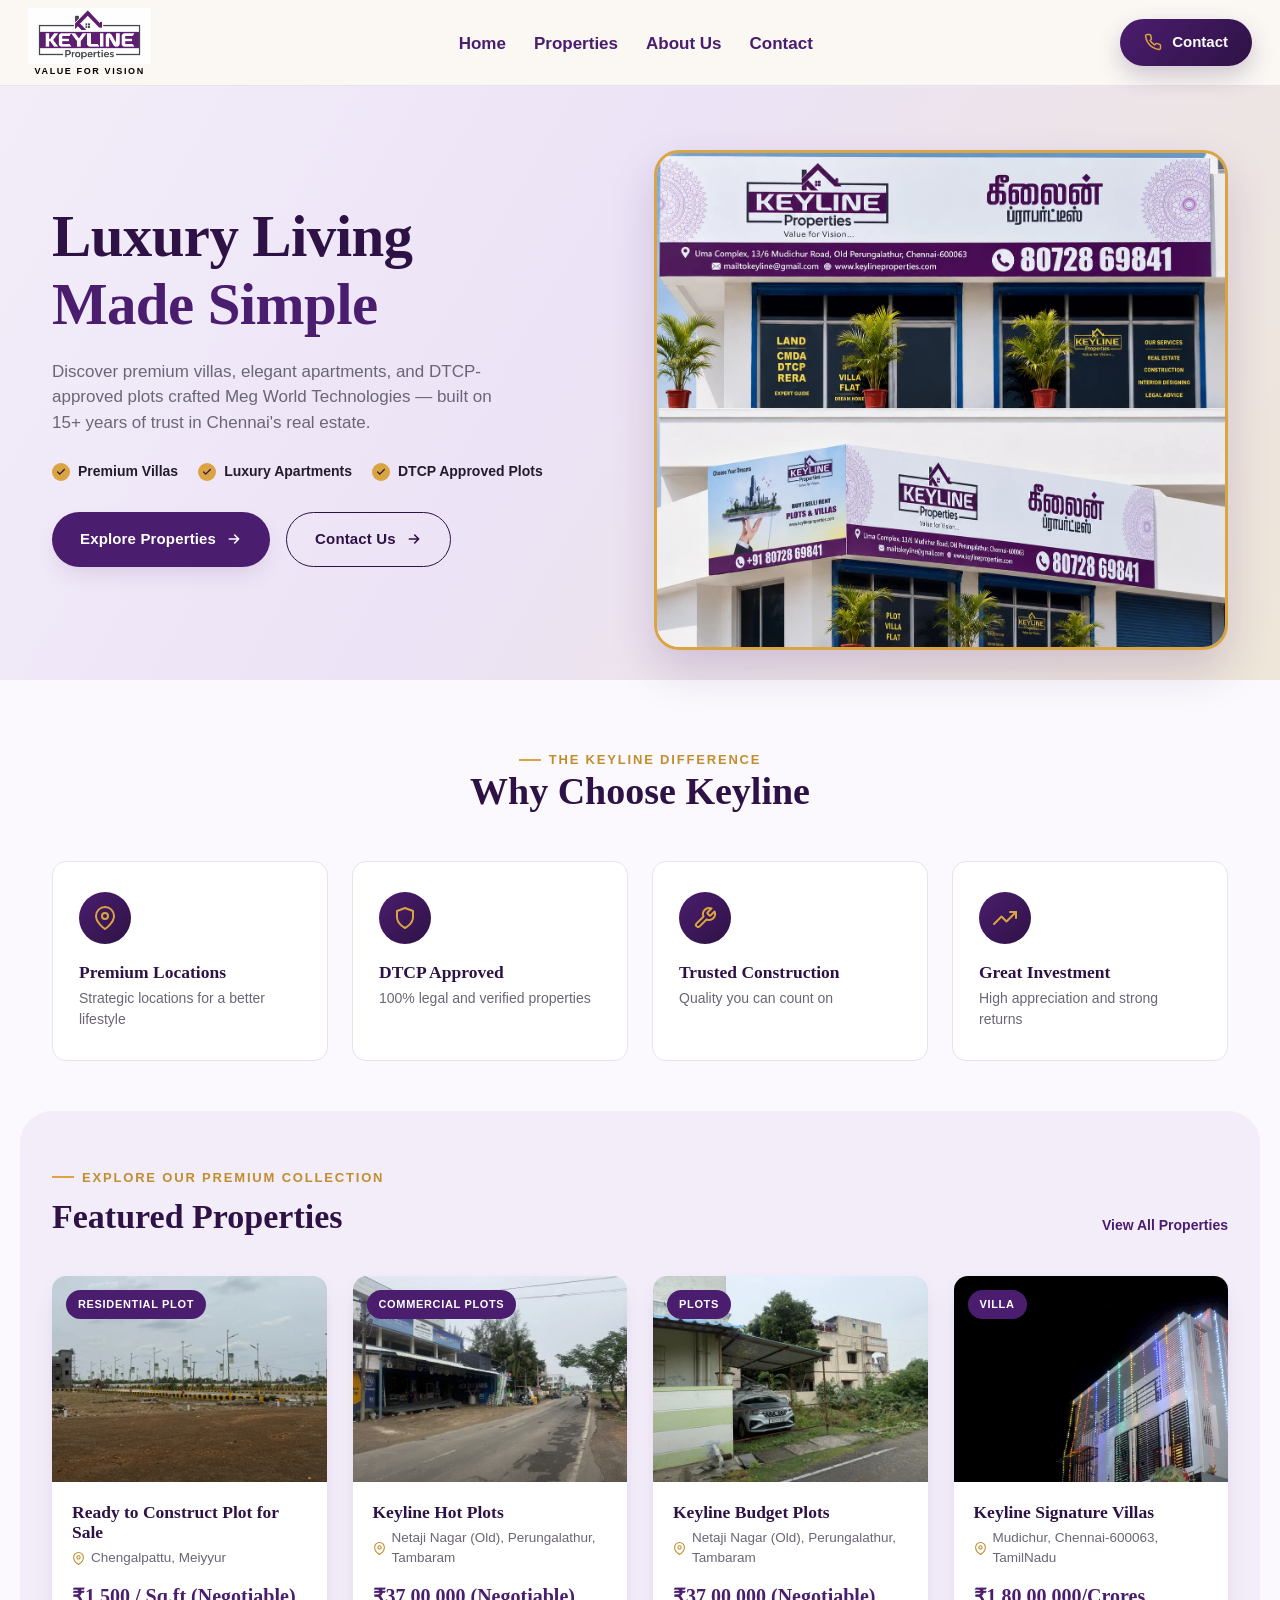
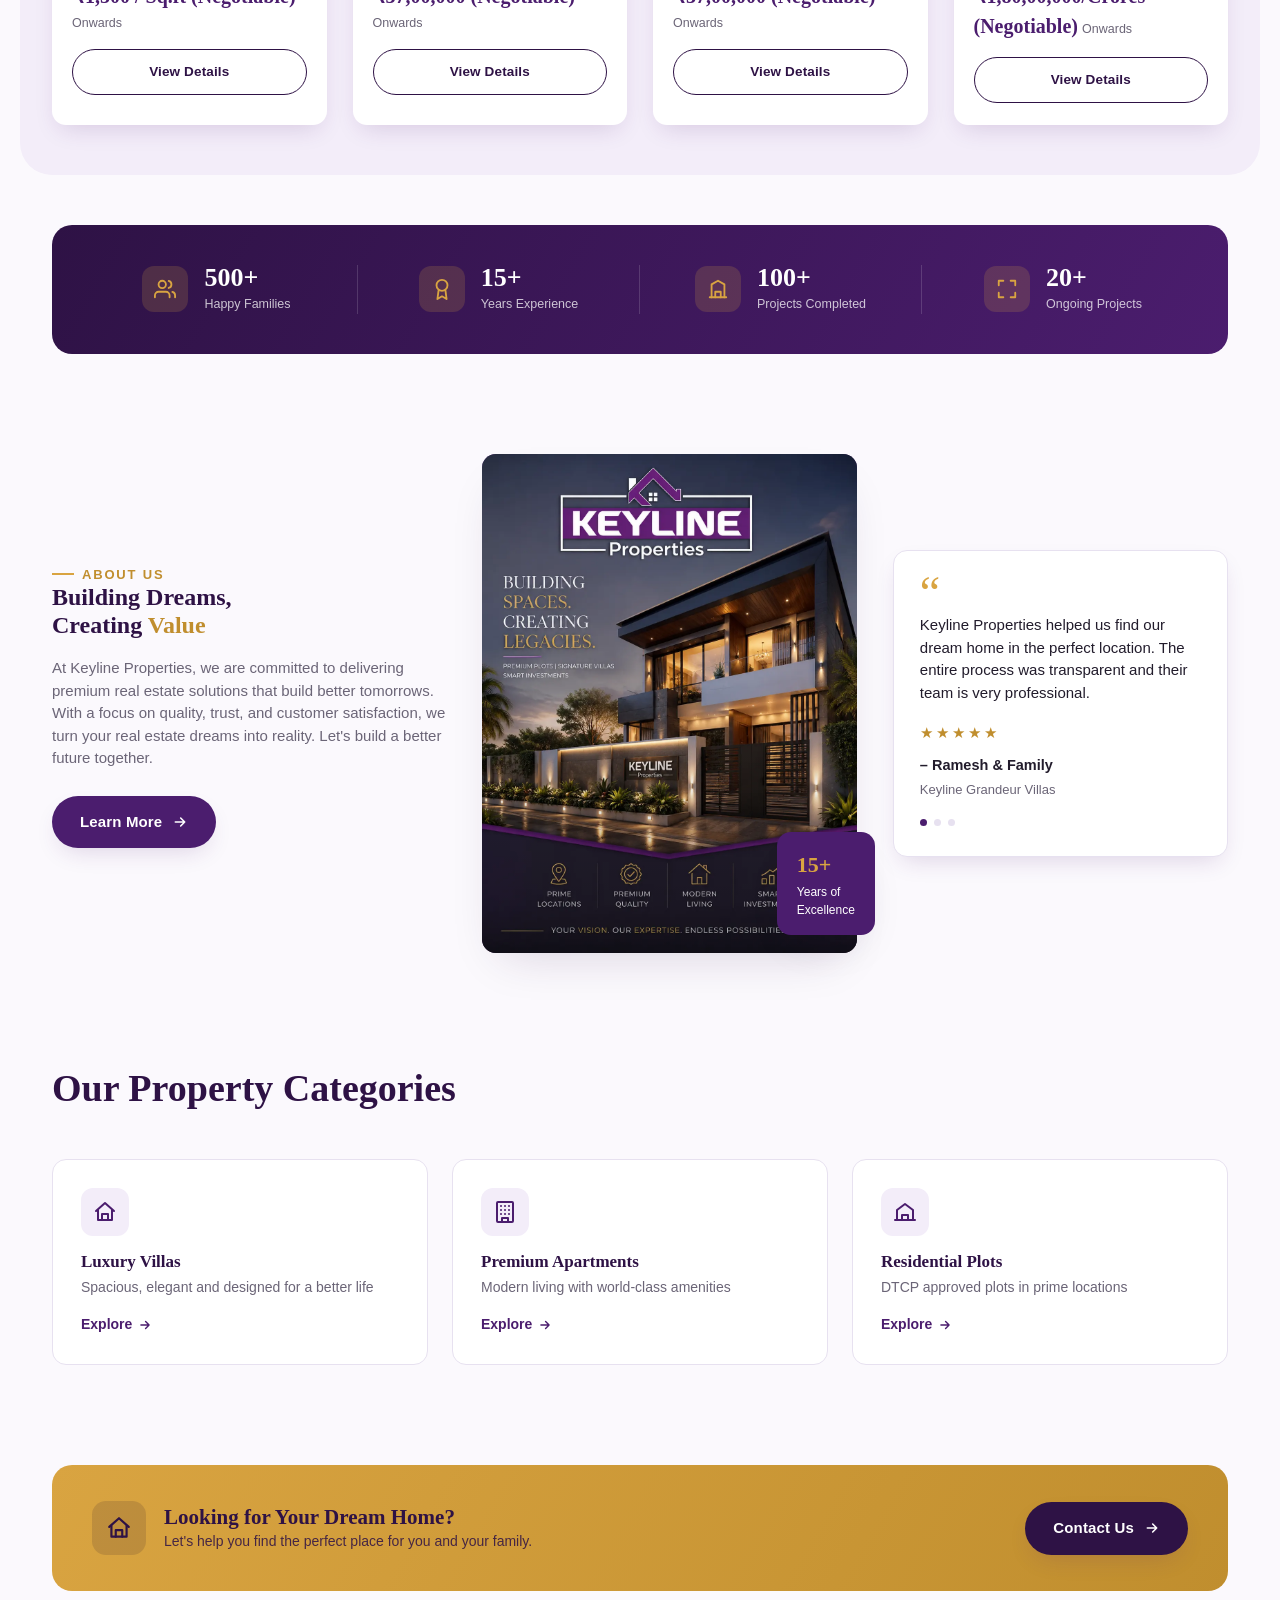
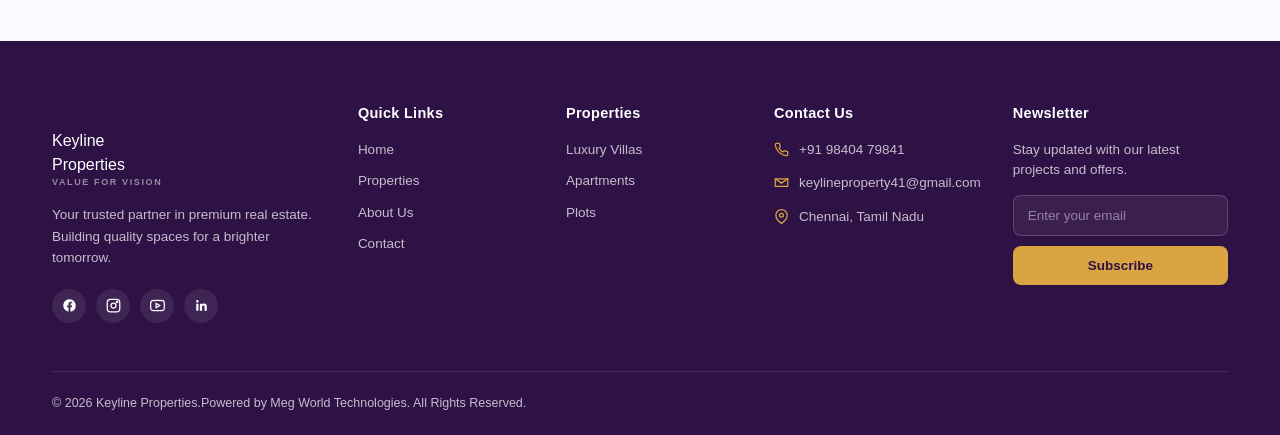
<file: index.html>
<!DOCTYPE html>
<html lang="en">
<head>
<meta charset="UTF-8">
<meta name="viewport" content="width=device-width, initial-scale=1.0">
<title>Keyline Properties | Luxury Living Made Simple</title>
<link rel="preconnect" href="https://fonts.googleapis.com">
<link href="https://fonts.googleapis.com/css2?family=Fraunces:opsz,wght@9..144,500;9..144,600;9..144,700&family=Manrope:wght@400;500;600;700;800&display=swap" rel="stylesheet">
<link rel="stylesheet" href="home.css">
<link rel="icon" type="image/png" href="asset/key.webp" sizes="50x50">
</head>
<body>

<!-- ============ HEADER ============ -->
<header class="site-header">
  <div class="header-inner">
    <a href="index.html" class="brand">

    <!-- Logo -->
    <img src="asset/logo.webp"
         alt="Keyline Properties"
         class="brand-logo">

    <!-- Tagline -->
    <div class="brand-content">
        <div class="brand-text-tag">
            Value for Vision
        </div>
    </div>

</a>

    <nav class="main-nav" id="mainNav">
      <a href="index.html" class="active">Home</a>
      <a href="plots.html"class="active">Properties</a>
      <a href="about.html"class="active">About Us</a>
      <a href="contact.html"class="active">Contact</a>
    </nav>

    <div style="display:flex; align-items:center; gap:14px;">
      <a href="tel:+918939822222" class="header-cta">
    <svg viewBox="0 0 24 24" fill="none" stroke="currentColor"
        stroke-width="2" stroke-linecap="round" stroke-linejoin="round">
        <path d="M22 16.92v3a2 2 0 0 1-2.18 2
        19.79 19.79 0 0 1-8.63-3.07
        19.5 19.5 0 0 1-6-6
        19.79 19.79 0 0 1-3.07-8.67
        A2 2 0 0 1 4.11 2h3
        a2 2 0 0 1 2 1.72
        c.127.96.361 1.903.7 2.81
        a2 2 0 0 1-.45 2.11L8.09 9.91
        a16 16 0 0 0 6 6
        l1.27-1.27
        a2 2 0 0 1 2.11-.45
        c.907.339 1.85.573 2.81.7
        A2 2 0 0 1 22 16.92z"/>
    </svg>

    <span>Contact</span>
</a>
      <button class="nav-toggle" id="navToggle" aria-label="Toggle navigation" aria-expanded="false">
        <span></span><span></span><span></span>
      </button>
    </div>
  </div>
</header>

<main>

  <!-- ============ HERO ============ -->
  <section class="hero">
    <div class="container">
      <div class="hero-grid">
        <div class="hero-copy">
          <h1>Luxury Living<span class="accent">Made Simple</span></h1>
          <p class="lede">Discover premium villas, elegant apartments, and DTCP-approved plots crafted Meg World Technologies — built on 15+ years of trust in Chennai's real estate.</p>

          <div class="hero-tags">
            <span class="hero-tag"><span class="tick"><svg viewBox="0 0 24 24" fill="none" stroke="currentColor" stroke-width="3" stroke-linecap="round" stroke-linejoin="round"><polyline points="20 6 9 17 4 12"/></svg></span>Premium Villas</span>
            <span class="hero-tag"><span class="tick"><svg viewBox="0 0 24 24" fill="none" stroke="currentColor" stroke-width="3" stroke-linecap="round" stroke-linejoin="round"><polyline points="20 6 9 17 4 12"/></svg></span>Luxury Apartments</span>
            <span class="hero-tag"><span class="tick"><svg viewBox="0 0 24 24" fill="none" stroke="currentColor" stroke-width="3" stroke-linecap="round" stroke-linejoin="round"><polyline points="20 6 9 17 4 12"/></svg></span>DTCP Approved Plots</span>
          </div>

          <div class="hero-actions">
            <a href="plots.html" class="btn btn-primary">Explore Properties
              <svg viewBox="0 0 24 24" fill="none" stroke="currentColor" stroke-width="2.4" stroke-linecap="round" stroke-linejoin="round"><path d="M5 12h14M13 6l6 6-6 6"/></svg>
            </a>
            <a href="contact.html" class="btn btn-outline">Contact Us
              <svg viewBox="0 0 24 24" fill="none" stroke="currentColor" stroke-width="2.4" stroke-linecap="round" stroke-linejoin="round"><path d="M5 12h14M13 6l6 6-6 6"/></svg>
            </a>
          </div>
        </div>

        <div class="hero-visual">
          <div class="hero-image">
    <img src="asset/hero1.webp"
         alt="Luxury Villa Exterior"
         class="hero-img">
</div>

        </div>
      </div>
      </div>
      </div>
  </section>

  <!-- ============ WHY CHOOSE KEYLINE ============ -->
  <section class="section">
    <div class="container">
      <div class="section-head reveal">
        <span class="eyebrow">The Keyline Difference</span>
        <h2>Why Choose Keyline</h2>
      </div>

      <div class="why-grid">
        <div class="why-card reveal">
          <div class="why-icon"><svg viewBox="0 0 24 24" fill="none" stroke="currentColor" stroke-width="2" stroke-linecap="round" stroke-linejoin="round"><path d="M21 10c0 7-9 13-9 13s-9-6-9-13a9 9 0 0 1 18 0z"/><circle cx="12" cy="10" r="3"/></svg></div>
          <h3>Premium Locations</h3>
          <p>Strategic locations for a better lifestyle</p>
        </div>
        <div class="why-card reveal">
          <div class="why-icon"><svg viewBox="0 0 24 24" fill="none" stroke="currentColor" stroke-width="2" stroke-linecap="round" stroke-linejoin="round"><path d="M12 22s8-4 8-11V5l-8-3-8 3v6c0 7 8 11 8 11z"/></svg></div>
          <h3>DTCP Approved</h3>
          <p>100% legal and verified properties</p>
        </div>
        <div class="why-card reveal">
          <div class="why-icon"><svg viewBox="0 0 24 24" fill="none" stroke="currentColor" stroke-width="2" stroke-linecap="round" stroke-linejoin="round"><path d="M14.7 6.3a1 1 0 0 0 0 1.4l1.6 1.6a1 1 0 0 0 1.4 0l3.77-3.77a6 6 0 0 1-7.94 7.94l-6.91 6.91a2.12 2.12 0 0 1-3-3l6.91-6.91a6 6 0 0 1 7.94-7.94l-3.76 3.76z"/></svg></div>
          <h3>Trusted Construction</h3>
          <p>Quality you can count on</p>
        </div>
        <div class="why-card reveal">
          <div class="why-icon"><svg viewBox="0 0 24 24" fill="none" stroke="currentColor" stroke-width="2" stroke-linecap="round" stroke-linejoin="round"><polyline points="23 6 13.5 15.5 8.5 10.5 1 18"/><polyline points="17 6 23 6 23 12"/></svg></div>
          <h3>Great Investment</h3>
          <p>High appreciation and strong returns</p>
        </div>
      </div>
    </div>
  </section>

  <!-- ============ FEATURED PROPERTIES ============ -->
  <section class="section" style="background:var(--ivory-2); border-radius: 32px; margin: 0 20px; width:auto;">
    <div class="container">
      <div class="section-head-row reveal">
        <div>
          <span class="eyebrow">Explore our premium collection</span>
          <h2>Featured Properties</h2>
        </div>
        <a href="plots.html" class="btn-ghost-link">View All Properties
        </a>
      </div>

     <div class="property-grid">
  <article class="property-card reveal">

    <div class="property-media">
      <div class="ph-img">
        <img src="asset/plot-6.webp"
             alt="Ready to Construct Plot - Chengalpattu Meiyyur"
             class="property-image">
      </div>

      <span class="property-tag">Residential Plot</span>
    </div>

    <div class="property-body">

      <h3>Ready to Construct Plot for Sale</h3>

      <div class="property-loc">
        <svg viewBox="0 0 24 24"
             fill="none"
             stroke="currentColor"
             stroke-width="2"
             stroke-linecap="round"
             stroke-linejoin="round">
          <path d="M21 10c0 7-9 13-9 13s-9-6-9-13a9 9 0 0 1 18 0z"/>
          <circle cx="12" cy="10" r="3"/>
        </svg>
        Chengalpattu, Meiyyur
      </div>

      <div class="property-price">
        <strong>₹1,500 / Sq.ft (Negotiable)</strong>
        <span>Onwards</span>
      </div>

      <a href="plots.html" class="btn btn-outline">
        View Details
      </a>

    </div>

  </article>
  

  <article class="property-card reveal">

    <div class="property-media">
      <div class="ph-img">
        <img src="asset/plot-5.webp"
             alt="Keyline Budget Plots"
             class="property-image">
      </div>

      <span class="property-tag">Commercial Plots</span>
    </div>

    <div class="property-body">

      <h3>Keyline Hot Plots</h3>

      <div class="property-loc">
        <svg viewBox="0 0 24 24"
             fill="none"
             stroke="currentColor"
             stroke-width="2"
             stroke-linecap="round"
             stroke-linejoin="round">
          <path d="M21 10c0 7-9 13-9 13s-9-6-9-13a9 9 0 0 1 18 0z"/>
          <circle cx="12" cy="10" r="3"/>
        </svg>
        Netaji Nagar (Old), Perungalathur, Tambaram
      </div>

      <div class="property-price">
        <strong>₹37,00,000 (Negotiable)</strong>
        <span>Onwards</span>
      </div>

      <a href="plots.html" class="btn btn-outline">
        View Details
      </a>

    </div>

  </article>


  
  <article class="property-card reveal">

    <div class="property-media">
      <div class="ph-img">
        <img src="asset/plot-2.webp"
             alt="Keyline Budget Plots"
             class="property-image">
      </div>

      <span class="property-tag">Plots</span>
    </div>

    <div class="property-body">

      <h3>Keyline Budget Plots</h3>

      <div class="property-loc">
        <svg viewBox="0 0 24 24"
             fill="none"
             stroke="currentColor"
             stroke-width="2"
             stroke-linecap="round"
             stroke-linejoin="round">
          <path d="M21 10c0 7-9 13-9 13s-9-6-9-13a9 9 0 0 1 18 0z"/>
          <circle cx="12" cy="10" r="3"/>
        </svg>
        Netaji Nagar (Old), Perungalathur, Tambaram
      </div>

      <div class="property-price">
        <strong>₹37,00,000 (Negotiable)</strong>
        <span>Onwards</span>
      </div>

      <a href="plots.html" class="btn btn-outline">
        View Details
      </a>

    </div>

  </article>


        <article class="property-card reveal">
          <div class="property-media">
            <div class="ph-img property-image">
    <img src="asset/plot-4.webp" alt="Keyline Signature Villas">
</div>
            <span class="property-tag">Villa</span>
          </div>
          <div class="property-body">
            <h3>Keyline Signature Villas</h3>
            <div class="property-loc"><svg viewBox="0 0 24 24" fill="none" stroke="currentColor" stroke-width="2" stroke-linecap="round" stroke-linejoin="round"><path d="M21 10c0 7-9 13-9 13s-9-6-9-13a9 9 0 0 1 18 0z"/><circle cx="12" cy="10" r="3"/></svg>Mudichur, Chennai-600063, TamilNadu</div>
            <div class="property-price"><strong>₹1,80,00,000/Crores (Negotiable)</strong> <span>Onwards</span></div>
            <a href="plots.html" class="btn btn-outline">View Details</a>
          </div>
        </article>
      </div>
    </div>
  </section>

  <!-- ============ STATS BAR ============ -->
  <section class="section-tight">
    <div class="container">
      <div class="stats-bar reveal">
        <div class="stat-item">
          <span class="stat-icon"><svg viewBox="0 0 24 24" fill="none" stroke="currentColor" stroke-width="2" stroke-linecap="round" stroke-linejoin="round"><path d="M17 21v-2a4 4 0 0 0-4-4H5a4 4 0 0 0-4 4v2"/><circle cx="9" cy="7" r="4"/><path d="M23 21v-2a4 4 0 0 0-3-3.87"/><path d="M16 3.13a4 4 0 0 1 0 7.75"/></svg></span>
          <div><div class="stat-num">500+</div><div class="stat-label">Happy Families</div></div>
        </div>
        <div class="stat-item">
          <span class="stat-icon"><svg viewBox="0 0 24 24" fill="none" stroke="currentColor" stroke-width="2" stroke-linecap="round" stroke-linejoin="round"><circle cx="12" cy="8" r="6"/><path d="M8.21 13.89 7 23l5-3 5 3-1.21-9.12"/></svg></span>
          <div><div class="stat-num">15+</div><div class="stat-label">Years Experience</div></div>
        </div>
        <div class="stat-item">
          <span class="stat-icon"><svg viewBox="0 0 24 24" fill="none" stroke="currentColor" stroke-width="2" stroke-linecap="round" stroke-linejoin="round"><path d="M3 21h18"/><path d="M5 21V7l7-4 7 4v14"/><path d="M9 21v-6h6v6"/></svg></span>
          <div><div class="stat-num">100+</div><div class="stat-label">Projects Completed</div></div>
        </div>
        <div class="stat-item">
          <span class="stat-icon"><svg viewBox="0 0 24 24" fill="none" stroke="currentColor" stroke-width="2" stroke-linecap="round" stroke-linejoin="round"><path d="M16 3h5v5"/><path d="M8 3H3v5"/><path d="M3 16v5h5"/><path d="M21 16v5h-5"/></svg></span>
          <div><div class="stat-num">20+</div><div class="stat-label">Ongoing Projects</div></div>
        </div>
      </div>
    </div>
  </section>

  <!-- ============ ABOUT US ============ -->
  <section class="section">
    <div class="container">
      <div class="about-grid">
        <div class="about-copy reveal">
          <span class="eyebrow">About Us</span>
          <h2>Building Dreams,<br>Creating <span class="accent">Value</span></h2>
          <p>At Keyline Properties, we are committed to delivering premium real estate solutions that build better tomorrows. With a focus on quality, trust, and customer satisfaction, we turn your real estate dreams into reality. Let's build a better future together.</p>
          <a href="about.html" class="btn btn-primary">Learn More
            <svg viewBox="0 0 24 24" fill="none" stroke="currentColor" stroke-width="2.4" stroke-linecap="round" stroke-linejoin="round"><path d="M5 12h14M13 6l6 6-6 6"/></svg>
          </a>
        </div>

        <div class="about-visual reveal">
          <div class="ph-img">
    <img src="asset/hero-last.webp"
         alt="Keyline Modern Villa">
</div>
          <div class="about-badge">
            <div class="num">15+</div>
            <div class="label">Years of<br>Excellence</div>
          </div>
        </div>

        <div class="testimonial reveal">
          <span class="quote-mark">&ldquo;</span>
          <p data-testimonial-quote>Keyline Properties helped us find our dream home in the perfect location. The entire process was transparent and their team is very professional.</p>
          <div class="stars">★★★★★</div>
          <div class="testimonial-author">
            <strong data-testimonial-author>– Ramesh &amp; Family</strong>
            <span data-testimonial-project>Keyline Grandeur Villas</span>
          </div>
          <div class="dots">
            <span class="active"></span><span></span><span></span>
          </div>
        </div>
      </div>
    </div>
  </section>

  <!-- ============ PROPERTY CATEGORIES ============ -->
  <section class="section-tight">
    <div class="container">
      <div class="section-head reveal" style="text-align:left; margin-left:0;">
        <h2 style="margin-top:6px;">Our Property Categories</h2>
      </div>

      <div class="categories-grid">
        <div class="category-card reveal">
          <div class="category-icon"><svg viewBox="0 0 24 24" fill="none" stroke="currentColor" stroke-width="2" stroke-linecap="round" stroke-linejoin="round"><path d="M3 11l9-8 9 8"/><path d="M5 10v10h14V10"/><path d="M9 20v-6h6v6"/></svg></div>
          <h3>Luxury Villas</h3>
          <p>Spacious, elegant and designed for a better life</p>
          <a href="plots.html" class="btn-ghost-link">Explore
            <svg viewBox="0 0 24 24" fill="none" stroke="currentColor" stroke-width="2.4" stroke-linecap="round" stroke-linejoin="round"><path d="M5 12h14M13 6l6 6-6 6"/></svg>
          </a>
        </div>
        <div class="category-card reveal">
          <div class="category-icon"><svg viewBox="0 0 24 24" fill="none" stroke="currentColor" stroke-width="2" stroke-linecap="round" stroke-linejoin="round"><rect x="4" y="2" width="16" height="20" rx="1"/><path d="M9 22v-4h6v4"/><path d="M8 6h.01M12 6h.01M16 6h.01M8 10h.01M12 10h.01M16 10h.01M8 14h.01M12 14h.01M16 14h.01"/></svg></div>
          <h3>Premium Apartments</h3>
          <p>Modern living with world-class amenities</p>
          <a href="plots.html" class="btn-ghost-link">Explore
            <svg viewBox="0 0 24 24" fill="none" stroke="currentColor" stroke-width="2.4" stroke-linecap="round" stroke-linejoin="round"><path d="M5 12h14M13 6l6 6-6 6"/></svg>
          </a>
        </div>
        <div class="category-card reveal">
          <div class="category-icon"><svg viewBox="0 0 24 24" fill="none" stroke="currentColor" stroke-width="2" stroke-linecap="round" stroke-linejoin="round"><path d="M2 20h20"/><path d="M4 20V10l8-6 8 6v10"/><path d="M9 20v-5h6v5"/></svg></div>
          <h3>Residential Plots</h3>
          <p>DTCP approved plots in prime locations</p>
          <a href="plots.html" class="btn-ghost-link">Explore
            <svg viewBox="0 0 24 24" fill="none" stroke="currentColor" stroke-width="2.4" stroke-linecap="round" stroke-linejoin="round"><path d="M5 12h14M13 6l6 6-6 6"/></svg>
          </a>
        </div>
      </div>
    </div>
  </section>

  <!-- ============ CTA BANNER ============ -->
  <section class="section-tight">
    <div class="container">
      <div class="cta-banner reveal">
        <div class="cta-left">
          <span class="cta-icon"><svg viewBox="0 0 24 24" fill="none" stroke="currentColor" stroke-width="2" stroke-linecap="round" stroke-linejoin="round"><path d="M3 11l9-8 9 8"/><path d="M5 10v10h14V10"/><path d="M9 20v-6h6v6"/></svg></span>
          <div>
            <h3>Looking for Your Dream Home?</h3>
            <p>Let's help you find the perfect place for you and your family.</p>
          </div>
        </div>
        <a href="contact.html" class="btn btn-primary">Contact Us
          <svg viewBox="0 0 24 24" fill="none" stroke="currentColor" stroke-width="2.4" stroke-linecap="round" stroke-linejoin="round"><path d="M5 12h14M13 6l6 6-6 6"/></svg>
        </a>
      </div>
    </div>
  </section>

</main>

<!-- ============ FOOTER ============ -->
<footer class="site-footer">
  <div class="container">
    <div class="footer-grid">
      <div class="footer-brand">
        <a href="index.html" class="brand">
          <span class="brand-mark">
            <svg viewBox="0 0 24 24" fill="none" stroke="currentColor" stroke-width="2" stroke-linecap="round" stroke-linejoin="round"><path d="M3 11l9-8 9 8"/><path d="M5 10v10h14V10"/><path d="M9 20v-6h6v6"/></svg>
          </span>
          <span>
            <span class="brand-text-name">Keyline<br>Properties</span>
            <div class="brand-text-tag">Value for Vision</div>
          </span>
        </a>
        <p>Your trusted partner in premium real estate. Building quality spaces for a brighter tomorrow.</p>
        <div class="social-row">
          <a href="#" aria-label="Facebook"><svg viewBox="0 0 24 24" fill="currentColor"><path d="M22 12a10 10 0 1 0-11.6 9.87v-6.98H7.9V12h2.5V9.8c0-2.47 1.47-3.84 3.72-3.84 1.08 0 2.2.19 2.2.19v2.43h-1.24c-1.22 0-1.6.76-1.6 1.54V12h2.72l-.44 2.89h-2.28v6.98A10 10 0 0 0 22 12z"/></svg></a>
          <a href="#" aria-label="Instagram"><svg viewBox="0 0 24 24" fill="none" stroke="currentColor" stroke-width="2"><rect x="2" y="2" width="20" height="20" rx="5"/><circle cx="12" cy="12" r="4"/><circle cx="17.5" cy="6.5" r="1"/></svg></a>
          <a href="#" aria-label="YouTube"><svg viewBox="0 0 24 24" fill="none" stroke="currentColor" stroke-width="2"><path d="M22.5 6.2a2.8 2.8 0 0 0-2-2C18.9 3.7 12 3.7 12 3.7s-6.9 0-8.5.5a2.8 2.8 0 0 0-2 2A29 29 0 0 0 1 12a29 29 0 0 0 .5 5.8 2.8 2.8 0 0 0 2 2c1.6.5 8.5.5 8.5.5s6.9 0 8.5-.5a2.8 2.8 0 0 0 2-2A29 29 0 0 0 23 12a29 29 0 0 0-.5-5.8z"/><polygon points="9.8 15.5 15.5 12 9.8 8.5"/></svg></a>
          <a href="#" aria-label="LinkedIn"><svg viewBox="0 0 24 24" fill="currentColor"><path d="M20.45 20.45h-3.55v-5.57c0-1.33-.03-3.04-1.85-3.04-1.86 0-2.14 1.45-2.14 2.94v5.67H9.36V9h3.41v1.56h.05c.47-.9 1.63-1.85 3.36-1.85 3.6 0 4.27 2.37 4.27 5.45v6.29zM5.34 7.43a2.06 2.06 0 1 1 0-4.12 2.06 2.06 0 0 1 0 4.12zM7.12 20.45H3.56V9h3.56v11.45z"/></svg></a>
        </div>
      </div>

      <div class="footer-col">
        <h4>Quick Links</h4>
        <ul>
          <li><a href="index.html">Home</a></li>
          <li><a href="plots.html">Properties</a></li>
          <li><a href="about.html">About Us</a></li>
          <li><a href="contact.html">Contact</a></li>
        </ul>
      </div>

      <div class="footer-col">
        <h4>Properties</h4>
        <ul>
          <li><a href="plots.html">Luxury Villas</a></li>
          <li><a href="plots.html">Apartments</a></li>
          <li><a href="plots.html">Plots</a></li>
        </ul>
      </div>

      <div class="footer-col">
        <h4>Contact Us</h4>
        <div class="contact-line">
          <svg viewBox="0 0 24 24" fill="none" stroke="currentColor" stroke-width="2" stroke-linecap="round" stroke-linejoin="round"><path d="M22 16.92v3a2 2 0 0 1-2.18 2 19.79 19.79 0 0 1-8.63-3.07 19.5 19.5 0 0 1-6-6 19.79 19.79 0 0 1-3.07-8.67A2 2 0 0 1 4.11 2h3a2 2 0 0 1 2 1.72c.127.96.361 1.903.7 2.81a2 2 0 0 1-.45 2.11L8.09 9.91a16 16 0 0 0 6 6l1.27-1.27a2 2 0 0 1 2.11-.45c.907.339 1.85.573 2.81.7A2 2 0 0 1 22 16.92z"/></svg>
          <span>+91 98404 79841</span>
        </div>
        <div class="contact-line">
          <svg viewBox="0 0 24 24" fill="none" stroke="currentColor" stroke-width="2" stroke-linecap="round" stroke-linejoin="round"><path d="M4 4h16v16H4z" opacity="0"/><path d="M22 6 12 13 2 6"/><path d="M2 6h20v12H2z"/></svg>
          <span>keylineproperty41@gmail.com</span>
        </div>
        <div class="contact-line">
          <svg viewBox="0 0 24 24" fill="none" stroke="currentColor" stroke-width="2" stroke-linecap="round" stroke-linejoin="round"><path d="M21 10c0 7-9 13-9 13s-9-6-9-13a9 9 0 0 1 18 0z"/><circle cx="12" cy="10" r="3"/></svg>
          <span>Chennai, Tamil Nadu</span>
        </div>
      </div>

      <div class="footer-col">
        <h4>Newsletter</h4>
        <p style="font-size:13.5px; margin-bottom:14px;">Stay updated with our latest projects and offers.</p>
        <form class="newsletter-form" id="newsletterForm">
          <input type="email" placeholder="Enter your email" required>
          <button type="submit">Subscribe</button>
          <span class="form-msg" id="newsletterMsg"></span>
        </form>
      </div>
    </div>

    <div class="footer-bottom">
    <span>&copy; 2026 Keyline Properties.Powered by Meg World Technologies. All Rights Reserved.</span>
    </div>
  </div>
</footer>

<button class="to-top" aria-label="Back to top">
  <svg viewBox="0 0 24 24" fill="none" stroke="currentColor" stroke-width="2.4" stroke-linecap="round" stroke-linejoin="round"><path d="M12 19V5M5 12l7-7 7 7"/></svg>
</button>

<script src="home.js"></script>
</body>
</html>
</file>
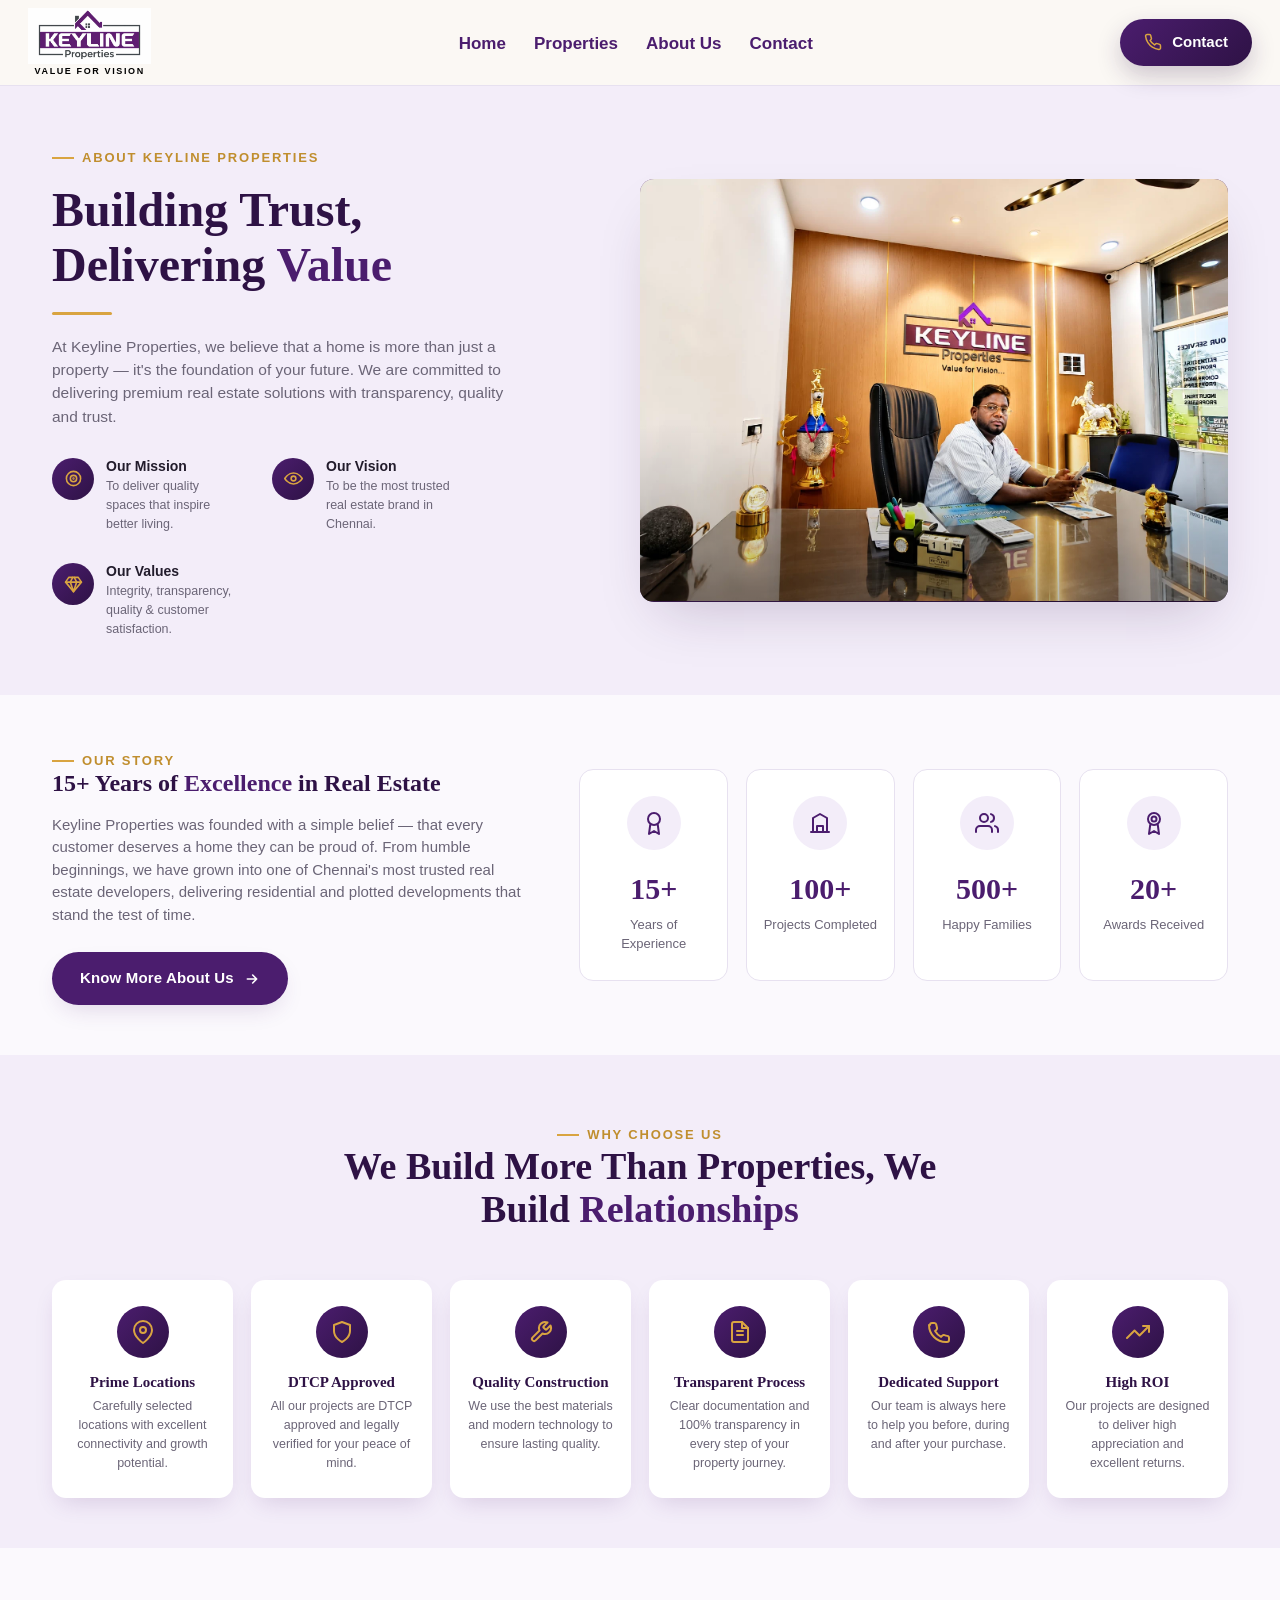
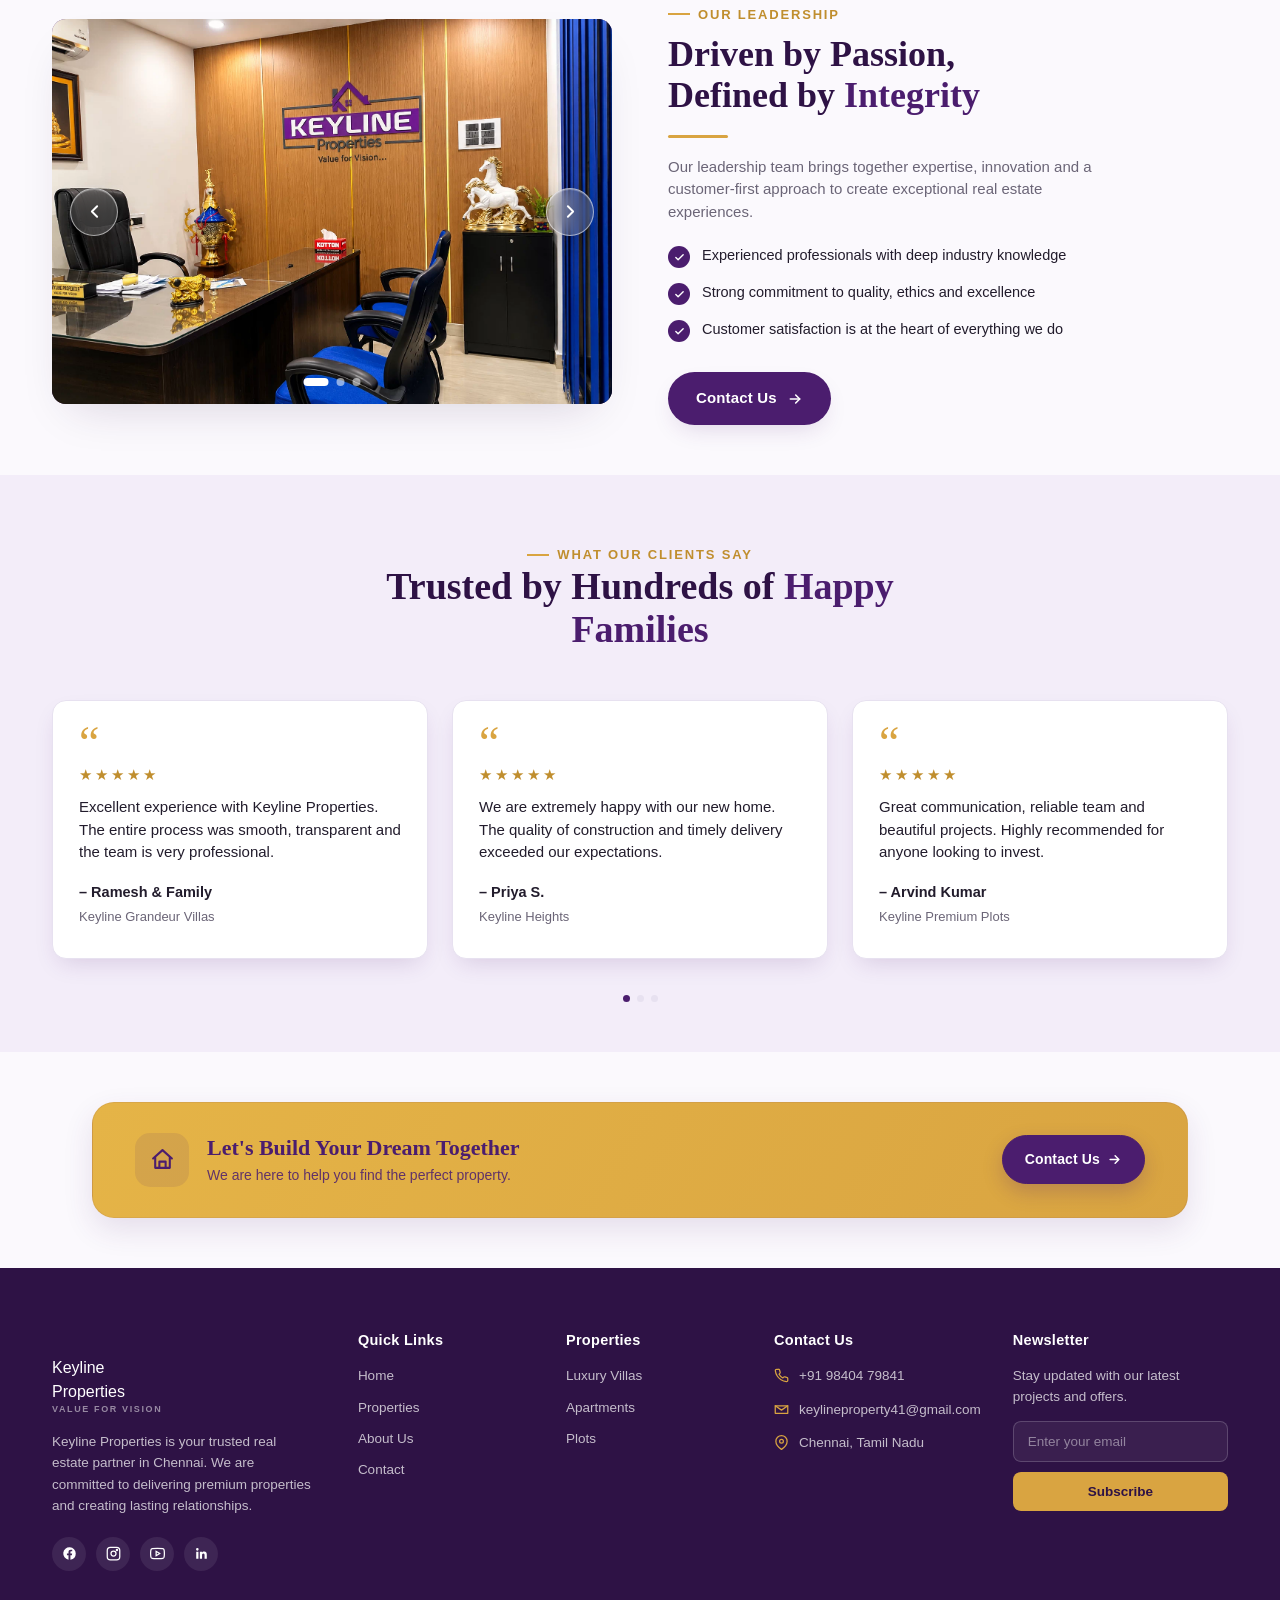
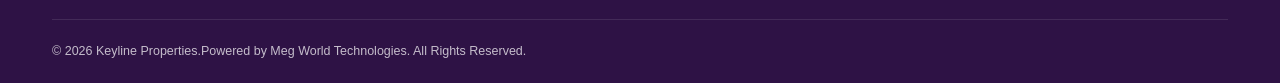
<file: about.html>
<!DOCTYPE html>
<html lang="en">
<head>
<meta charset="UTF-8">
<meta name="viewport" content="width=device-width, initial-scale=1.0">
<title>About Us | Keyline Properties</title>
<link rel="preconnect" href="https://fonts.googleapis.com">
<link href="https://fonts.googleapis.com/css2?family=Fraunces:opsz,wght@9..144,500;9..144,600;9..144,700&family=Manrope:wght@400;500;600;700;800&display=swap" rel="stylesheet">
<link rel="stylesheet" href="home.css">
<link rel="stylesheet" href="about.css">
<link rel="icon" type="image/png" href="asset/key.webp" sizes="50x50">
</head>
<body>

<!-- ============ HEADER ============ -->
<header class="site-header">
  <div class="header-inner">
    <a href="index.html" class="brand">
        <!-- Logo -->
    <img src="asset/logo.webp"
         alt="Keyline Properties"
         class="brand-logo">

    <!-- Tagline -->
    <div class="brand-content">
        <div class="brand-text-tag">
            Value for Vision
        </div>
    </div>

</a>

    <nav class="main-nav" id="mainNav">
      <a href="index.html"class="active">Home</a>
      <a href="plots.html"class="active">Properties</a>
      <a href="about.html"class="active">About Us</a>
      <a href="contact.html"class="active">Contact</a>
    </nav>

    <div style="display:flex; align-items:center; gap:14px;">
      <a href="tel:+918939822222" class="header-cta">
    <svg viewBox="0 0 24 24" fill="none" stroke="currentColor"
        stroke-width="2" stroke-linecap="round" stroke-linejoin="round">
        <path d="M22 16.92v3a2 2 0 0 1-2.18 2
        19.79 19.79 0 0 1-8.63-3.07
        19.5 19.5 0 0 1-6-6
        19.79 19.79 0 0 1-3.07-8.67
        A2 2 0 0 1 4.11 2h3
        a2 2 0 0 1 2 1.72
        c.127.96.361 1.903.7 2.81
        a2 2 0 0 1-.45 2.11L8.09 9.91
        a16 16 0 0 0 6 6
        l1.27-1.27
        a2 2 0 0 1 2.11-.45
        c.907.339 1.85.573 2.81.7
        A2 2 0 0 1 22 16.92z"/>
    </svg>

    <span>Contact</span>
</a>
      <button class="nav-toggle" id="navToggle" aria-label="Toggle navigation" aria-expanded="false">
        <span></span><span></span><span></span>
      </button>
    </div>
  </div>
</header>

<main>

  <!-- ============ ABOUT INTRO ============ -->
  <section class="about-hero">
    <div class="container">
      <div class="about-hero-grid">
        <div class="about-hero-copy reveal">
          <span class="eyebrow">About Keyline Properties</span>
          <h1>Building Trust,<br>Delivering <span class="accent">Value</span></h1>
          <div class="rule"></div>
          <p class="lede">At Keyline Properties, we believe that a home is more than just a property — it's the foundation of your future. We are committed to delivering premium real estate solutions with transparency, quality and trust.</p>

          <div class="pillar-row">
            <div class="pillar">
              <span class="pillar-icon"><svg viewBox="0 0 24 24" fill="none" stroke="currentColor" stroke-width="2" stroke-linecap="round" stroke-linejoin="round"><circle cx="12" cy="12" r="9"/><circle cx="12" cy="12" r="4"/><circle cx="12" cy="12" r="0.5" fill="currentColor"/></svg></span>
              <div><h4>Our Mission</h4><p>To deliver quality spaces that inspire better living.</p></div>
            </div>
            <div class="pillar">
              <span class="pillar-icon"><svg viewBox="0 0 24 24" fill="none" stroke="currentColor" stroke-width="2" stroke-linecap="round" stroke-linejoin="round"><path d="M1 12s4-7 11-7 11 7 11 7-4 7-11 7-11-7-11-7z"/><circle cx="12" cy="12" r="3"/></svg></span>
              <div><h4>Our Vision</h4><p>To be the most trusted real estate brand in Chennai.</p></div>
            </div>
            <div class="pillar">
              <span class="pillar-icon"><svg viewBox="0 0 24 24" fill="none" stroke="currentColor" stroke-width="2" stroke-linecap="round" stroke-linejoin="round"><path d="M6 3h12l4 6-10 12L2 9z"/><path d="M11 3 8 9l4 12 4-12-3-6"/><path d="M2 9h20"/></svg></span>
              <div><h4>Our Values</h4><p>Integrity, transparency, quality &amp; customer satisfaction.</p></div>
            </div>
          </div>
        </div>

        <div class="about-hero-visual reveal">
          <div class="ph-img">
    <img src="asset/about1.webp"
         alt="Keyline Luxury Villa"
         class="property-image">
</div>
        </div>
      </div>
    </div>
  </section>

  <!-- ============ OUR STORY + STATS ============ -->
  <section class="section">
    <div class="container">
      <div class="story-grid">
        <div class="story-copy reveal">
          <span class="eyebrow">Our Story</span>
          <h2>15+ Years of <span class="accent">Excellence</span> in Real Estate</h2>
          <p>Keyline Properties was founded with a simple belief — that every customer deserves a home they can be proud of. From humble beginnings, we have grown into one of Chennai's most trusted real estate developers, delivering residential and plotted developments that stand the test of time.</p>
          <a href="contact.html" class="btn btn-primary">Know More About Us
            <svg viewBox="0 0 24 24" fill="none" stroke="currentColor" stroke-width="2.4" stroke-linecap="round" stroke-linejoin="round"><path d="M5 12h14M13 6l6 6-6 6"/></svg>
          </a>
        </div>

        <div class="stat-cards reveal">
          <div class="stat-card">
            <span class="stat-card-icon"><svg viewBox="0 0 24 24" fill="none" stroke="currentColor" stroke-width="2" stroke-linecap="round" stroke-linejoin="round"><circle cx="12" cy="8" r="6"/><path d="M8.21 13.89 7 23l5-3 5 3-1.21-9.12"/></svg></span>
            <div class="num" data-count="15" data-suffix="+">0</div>
            <div class="label">Years of Experience</div>
          </div>
          <div class="stat-card">
            <span class="stat-card-icon"><svg viewBox="0 0 24 24" fill="none" stroke="currentColor" stroke-width="2" stroke-linecap="round" stroke-linejoin="round"><path d="M3 21h18"/><path d="M5 21V7l7-4 7 4v14"/><path d="M9 21v-6h6v6"/></svg></span>
            <div class="num" data-count="100" data-suffix="+">0</div>
            <div class="label">Projects Completed</div>
          </div>
          <div class="stat-card">
            <span class="stat-card-icon"><svg viewBox="0 0 24 24" fill="none" stroke="currentColor" stroke-width="2" stroke-linecap="round" stroke-linejoin="round"><path d="M17 21v-2a4 4 0 0 0-4-4H5a4 4 0 0 0-4 4v2"/><circle cx="9" cy="7" r="4"/><path d="M23 21v-2a4 4 0 0 0-3-3.87"/><path d="M16 3.13a4 4 0 0 1 0 7.75"/></svg></span>
            <div class="num" data-count="500" data-suffix="+">0</div>
            <div class="label">Happy Families</div>
          </div>
          <div class="stat-card">
            <span class="stat-card-icon"><svg viewBox="0 0 24 24" fill="none" stroke="currentColor" stroke-width="2" stroke-linecap="round" stroke-linejoin="round"><circle cx="12" cy="8" r="6"/><path d="M8.21 13.89 7 23l5-3 5 3-1.21-9.12"/><circle cx="12" cy="8" r="2.5"/></svg></span>
            <div class="num" data-count="20" data-suffix="+">0</div>
            <div class="label">Awards Received</div>
          </div>
        </div>
      </div>
    </div>
  </section>

  <!-- ============ WHY CHOOSE US (VALUES) ============ -->
  <section class="section values-section">
    <div class="container">
      <div class="section-head reveal">
        <span class="eyebrow" style="justify-content:center;">Why Choose Us</span>
        <h2>We Build More Than Properties, We Build <span class="accent" style="color:var(--plum);">Relationships</span></h2>
      </div>

      <div class="values-grid">
        <div class="value-card reveal">
          <span class="why-icon"><svg viewBox="0 0 24 24" fill="none" stroke="currentColor" stroke-width="2" stroke-linecap="round" stroke-linejoin="round"><path d="M21 10c0 7-9 13-9 13s-9-6-9-13a9 9 0 0 1 18 0z"/><circle cx="12" cy="10" r="3"/></svg></span>
          <h3>Prime Locations</h3>
          <p>Carefully selected locations with excellent connectivity and growth potential.</p>
        </div>
        <div class="value-card reveal">
          <span class="why-icon"><svg viewBox="0 0 24 24" fill="none" stroke="currentColor" stroke-width="2" stroke-linecap="round" stroke-linejoin="round"><path d="M12 22s8-4 8-11V5l-8-3-8 3v6c0 7 8 11 8 11z"/></svg></span>
          <h3>DTCP Approved</h3>
          <p>All our projects are DTCP approved and legally verified for your peace of mind.</p>
        </div>
        <div class="value-card reveal">
          <span class="why-icon"><svg viewBox="0 0 24 24" fill="none" stroke="currentColor" stroke-width="2" stroke-linecap="round" stroke-linejoin="round"><path d="M14.7 6.3a1 1 0 0 0 0 1.4l1.6 1.6a1 1 0 0 0 1.4 0l3.77-3.77a6 6 0 0 1-7.94 7.94l-6.91 6.91a2.12 2.12 0 0 1-3-3l6.91-6.91a6 6 0 0 1 7.94-7.94l-3.76 3.76z"/></svg></span>
          <h3>Quality Construction</h3>
          <p>We use the best materials and modern technology to ensure lasting quality.</p>
        </div>
        <div class="value-card reveal">
          <span class="why-icon"><svg viewBox="0 0 24 24" fill="none" stroke="currentColor" stroke-width="2" stroke-linecap="round" stroke-linejoin="round"><path d="M14 2H6a2 2 0 0 0-2 2v16a2 2 0 0 0 2 2h12a2 2 0 0 0 2-2V8z"/><path d="M14 2v6h6"/><path d="M9 15h6M9 11h6"/></svg></span>
          <h3>Transparent Process</h3>
          <p>Clear documentation and 100% transparency in every step of your property journey.</p>
        </div>
        <div class="value-card reveal">
          <span class="why-icon"><svg viewBox="0 0 24 24" fill="none" stroke="currentColor" stroke-width="2" stroke-linecap="round" stroke-linejoin="round"><path d="M3 5a2 2 0 0 1 2-2h2.28a2 2 0 0 1 2 1.72c.13.96.36 1.9.7 2.81a2 2 0 0 1-.45 2.11L8.09 10.9a16 16 0 0 0 6 6l1.27-1.27a2 2 0 0 1 2.11-.45c.91.34 1.85.57 2.81.7a2 2 0 0 1 1.72 2.03V20a2 2 0 0 1-2 2h-1C9.61 22 2 14.39 2 5V5z"/></svg></span>
          <h3>Dedicated Support</h3>
          <p>Our team is always here to help you before, during and after your purchase.</p>
        </div>
        <div class="value-card reveal">
          <span class="why-icon"><svg viewBox="0 0 24 24" fill="none" stroke="currentColor" stroke-width="2" stroke-linecap="round" stroke-linejoin="round"><polyline points="23 6 13.5 15.5 8.5 10.5 1 18"/><polyline points="17 6 23 6 23 12"/></svg></span>
          <h3>High ROI</h3>
          <p>Our projects are designed to deliver high appreciation and excellent returns.</p>
        </div>
      </div>
    </div>
  </section>

  <!-- ============ LEADERSHIP ============ -->
<section class="section">
  <div class="container">
    <div class="leadership-grid">

      <!-- Leadership Image Slider -->
      <div class="leadership-visual reveal">
        <div class="ph-img leadership-slider">

             <!-- Family Image 2 -->
          <img src="asset/aboutpage-4.webp"
               alt="Keyline Properties Family"
               class="property-image leadership-slide">

          <!-- Family Image 1 -->
          <img src="asset/aboutpage-2.webp"
               alt="Keyline Properties Leadership Boardroom"
               class="property-image leadership-slide active">

          <!-- Family Image 2 -->
          <img src="asset/aboutpage-3.webp"
               alt="Keyline Properties Family"
               class="property-image leadership-slide">

            

          <!-- Previous Button -->
          <button class="slider-btn slider-prev" type="button" aria-label="Previous image">
            <svg viewBox="0 0 24 24" fill="none"
                 stroke="currentColor"
                 stroke-width="2.2"
                 stroke-linecap="round"
                 stroke-linejoin="round">
              <path d="M15 18l-6-6 6-6"/>
            </svg>
          </button>

          <!-- Next Button -->
          <button class="slider-btn slider-next" type="button" aria-label="Next image">
            <svg viewBox="0 0 24 24" fill="none"
                 stroke="currentColor"
                 stroke-width="2.2"
                 stroke-linecap="round"
                 stroke-linejoin="round">
              <path d="M9 18l6-6-6-6"/>
            </svg>
          </button>

          <!-- Slider Dots -->
          <div class="slider-dots">
            <button class="slider-dot active"
                    type="button"
                    aria-label="Show first image"></button>

            <button class="slider-dot"
                    type="button"
                    aria-label="Show second image"></button>

               <button class="slider-dot"
                    type="button"
                    aria-label="Show second image"></button>
          </div>

        </div>
      </div>


      <!-- Leadership Content -->
      <div class="leadership-copy reveal">

        <span class="eyebrow">Our Leadership</span>

        <h2>
          Driven by Passion,<br>
          Defined by <span class="accent">Integrity</span>
        </h2>

        <div class="rule"></div>

        <p class="lede">
          Our leadership team brings together expertise, innovation and a
          customer-first approach to create exceptional real estate experiences.
        </p>

        <ul class="check-list">

          <li>
            <span class="tick">
              <svg viewBox="0 0 24 24"
                   fill="none"
                   stroke="currentColor"
                   stroke-width="3"
                   stroke-linecap="round"
                   stroke-linejoin="round">
                <polyline points="20 6 9 17 4 12"/>
              </svg>
            </span>
            Experienced professionals with deep industry knowledge
          </li>

          <li>
            <span class="tick">
              <svg viewBox="0 0 24 24"
                   fill="none"
                   stroke="currentColor"
                   stroke-width="3"
                   stroke-linecap="round"
                   stroke-linejoin="round">
                <polyline points="20 6 9 17 4 12"/>
              </svg>
            </span>
            Strong commitment to quality, ethics and excellence
          </li>

          <li>
            <span class="tick">
              <svg viewBox="0 0 24 24"
                   fill="none"
                   stroke="currentColor"
                   stroke-width="3"
                   stroke-linecap="round"
                   stroke-linejoin="round">
                <polyline points="20 6 9 17 4 12"/>
              </svg>
            </span>
            Customer satisfaction is at the heart of everything we do
          </li>

        </ul>

        <a href="contact.html" class="btn btn-primary">
          Contact Us

          <svg viewBox="0 0 24 24"
               fill="none"
               stroke="currentColor"
               stroke-width="2.4"
               stroke-linecap="round"
               stroke-linejoin="round">
            <path d="M5 12h14"/>
            <path d="M13 6l6 6-6 6"/>
          </svg>
        </a>

      </div>

    </div>
  </div>
</section>

  <!-- ============ TESTIMONIALS ============ -->
  <section class="section-tight" style="background:var(--ivory-2);">
    <div class="container">
      <div class="section-head reveal">
        <span class="eyebrow" style="justify-content:center;">What Our Clients Say</span>
        <h2>Trusted by Hundreds of <span class="accent" style="color:var(--plum);">Happy Families</span></h2>
      </div>

      <div class="testimonials-grid">
        <div class="testimonial reveal">
          <span class="quote-mark">&ldquo;</span>
          <div class="stars">★★★★★</div>
          <p>Excellent experience with Keyline Properties. The entire process was smooth, transparent and the team is very professional.</p>
          <div class="testimonial-author">
            <strong>– Ramesh &amp; Family</strong>
            <span>Keyline Grandeur Villas</span>
          </div>
        </div>
        <div class="testimonial reveal">
          <span class="quote-mark">&ldquo;</span>
          <div class="stars">★★★★★</div>
          <p>We are extremely happy with our new home. The quality of construction and timely delivery exceeded our expectations.</p>
          <div class="testimonial-author">
            <strong>– Priya S.</strong>
            <span>Keyline Heights</span>
          </div>
        </div>
        <div class="testimonial reveal">
          <span class="quote-mark">&ldquo;</span>
          <div class="stars">★★★★★</div>
          <p>Great communication, reliable team and beautiful projects. Highly recommended for anyone looking to invest.</p>
          <div class="testimonial-author">
            <strong>– Arvind Kumar</strong>
            <span>Keyline Premium Plots</span>
          </div>
        </div>
      </div>

      <div class="dots testimonials-dots" style="justify-content:center;">
        <span class="active"></span><span></span><span></span>
      </div>
    </div>
  </section>

  <!-- ============ CTA BANNER ============ -->
  <section class="section-tight">
    <div class="container">
      <div class="cta-banner reveal" style="background:linear-gradient(120deg, var(--plum-darker), var(--plum));">
        <div class="cta-left">
          <span class="cta-icon" style="background:rgba(217,164,65,0.18); color:var(--amber);"><svg viewBox="0 0 24 24" fill="none" stroke="currentColor" stroke-width="2" stroke-linecap="round" stroke-linejoin="round"><path d="M3 11l9-8 9 8"/><path d="M5 10v10h14V10"/><path d="M9 20v-6h6v6"/></svg></span>
          <div>
            <h3 style="color:var(--white);">Let's Build Your Dream Together</h3>
            <p style="color:rgba(255,255,255,0.8);">We are here to help you find the perfect property.</p>
          </div>
        </div>
        <a href="contact.html" class="btn btn-amber">Contact Us
          <svg viewBox="0 0 24 24" fill="none" stroke="currentColor" stroke-width="2.4" stroke-linecap="round" stroke-linejoin="round"><path d="M5 12h14M13 6l6 6-6 6"/></svg>
        </a>
      </div>
    </div>
  </section>

</main>

<!-- ============ FOOTER ============ -->
<footer class="site-footer">
  <div class="container">
    <div class="footer-grid">
      <div class="footer-brand">
        <a href="index.html" class="brand">
          <span class="brand-mark">
            <svg viewBox="0 0 24 24" fill="none" stroke="currentColor" stroke-width="2" stroke-linecap="round" stroke-linejoin="round"><path d="M3 11l9-8 9 8"/><path d="M5 10v10h14V10"/><path d="M9 20v-6h6v6"/></svg>
          </span>
          <span>
            <span class="brand-text-name">Keyline<br>Properties</span>
            <div class="brand-text-tag">Value for Vision</div>
          </span>
        </a>
        <p>Keyline Properties is your trusted real estate partner in Chennai. We are committed to delivering premium properties and creating lasting relationships.</p>
        <div class="social-row">
          <a href="#" aria-label="Facebook"><svg viewBox="0 0 24 24" fill="currentColor"><path d="M22 12a10 10 0 1 0-11.6 9.87v-6.98H7.9V12h2.5V9.8c0-2.47 1.47-3.84 3.72-3.84 1.08 0 2.2.19 2.2.19v2.43h-1.24c-1.22 0-1.6.76-1.6 1.54V12h2.72l-.44 2.89h-2.28v6.98A10 10 0 0 0 22 12z"/></svg></a>
          <a href="#" aria-label="Instagram"><svg viewBox="0 0 24 24" fill="none" stroke="currentColor" stroke-width="2"><rect x="2" y="2" width="20" height="20" rx="5"/><circle cx="12" cy="12" r="4"/><circle cx="17.5" cy="6.5" r="1"/></svg></a>
          <a href="#" aria-label="YouTube"><svg viewBox="0 0 24 24" fill="none" stroke="currentColor" stroke-width="2"><path d="M22.5 6.2a2.8 2.8 0 0 0-2-2C18.9 3.7 12 3.7 12 3.7s-6.9 0-8.5.5a2.8 2.8 0 0 0-2 2A29 29 0 0 0 1 12a29 29 0 0 0 .5 5.8 2.8 2.8 0 0 0 2 2c1.6.5 8.5.5 8.5.5s6.9 0 8.5-.5a2.8 2.8 0 0 0 2-2A29 29 0 0 0 23 12a29 29 0 0 0-.5-5.8z"/><polygon points="9.8 15.5 15.5 12 9.8 8.5"/></svg></a>
          <a href="#" aria-label="LinkedIn"><svg viewBox="0 0 24 24" fill="currentColor"><path d="M20.45 20.45h-3.55v-5.57c0-1.33-.03-3.04-1.85-3.04-1.86 0-2.14 1.45-2.14 2.94v5.67H9.36V9h3.41v1.56h.05c.47-.9 1.63-1.85 3.36-1.85 3.6 0 4.27 2.37 4.27 5.45v6.29zM5.34 7.43a2.06 2.06 0 1 1 0-4.12 2.06 2.06 0 0 1 0 4.12zM7.12 20.45H3.56V9h3.56v11.45z"/></svg></a>
        </div>
      </div>

      <div class="footer-col">
        <h4>Quick Links</h4>
        <ul>
          <li><a href="index.html">Home</a></li>
          <li><a href="properties.html">Properties</a></li>
          <li><a href="about.html">About Us</a></li>
          <li><a href="contact.html">Contact</a></li>
        </ul>
      </div>

      <div class="footer-col">
        <h4>Properties</h4>
        <ul>
          <li><a href="properties.html">Luxury Villas</a></li>
          <li><a href="properties.html">Apartments</a></li>
          <li><a href="properties.html">Plots</a></li>
        </ul>
      </div>

      <div class="footer-col">
        <h4>Contact Us</h4>
        <div class="contact-line">
          <svg viewBox="0 0 24 24" fill="none" stroke="currentColor" stroke-width="2" stroke-linecap="round" stroke-linejoin="round"><path d="M22 16.92v3a2 2 0 0 1-2.18 2 19.79 19.79 0 0 1-8.63-3.07 19.5 19.5 0 0 1-6-6 19.79 19.79 0 0 1-3.07-8.67A2 2 0 0 1 4.11 2h3a2 2 0 0 1 2 1.72c.127.96.361 1.903.7 2.81a2 2 0 0 1-.45 2.11L8.09 9.91a16 16 0 0 0 6 6l1.27-1.27a2 2 0 0 1 2.11-.45c.907.339 1.85.573 2.81.7A2 2 0 0 1 22 16.92z"/></svg>
          <span>+91 98404 79841</span>
        </div>
        <div class="contact-line">
          <svg viewBox="0 0 24 24" fill="none" stroke="currentColor" stroke-width="2" stroke-linecap="round" stroke-linejoin="round"><path d="M22 6 12 13 2 6"/><path d="M2 6h20v12H2z"/></svg>
          <span>keylineproperty41@gmail.com</span>
        </div>
        <div class="contact-line">
          <svg viewBox="0 0 24 24" fill="none" stroke="currentColor" stroke-width="2" stroke-linecap="round" stroke-linejoin="round"><path d="M21 10c0 7-9 13-9 13s-9-6-9-13a9 9 0 0 1 18 0z"/><circle cx="12" cy="10" r="3"/></svg>
          <span>Chennai, Tamil Nadu</span>
        </div>
      </div>

      <div class="footer-col">
        <h4>Newsletter</h4>
        <p style="font-size:13.5px; margin-bottom:14px;">Stay updated with our latest projects and offers.</p>
        <form class="newsletter-form" id="newsletterForm">
          <input type="email" placeholder="Enter your email" required>
          <button type="submit">Subscribe</button>
          <span class="form-msg" id="newsletterMsg"></span>
        </form>
      </div>
    </div>

    <div class="footer-bottom">
      <span>&copy; 2026 Keyline Properties.Powered by Meg World Technologies. All Rights Reserved.</span>
    </div>
  </div>
</footer>

<button class="to-top" aria-label="Back to top">
  <svg viewBox="0 0 24 24" fill="none" stroke="currentColor" stroke-width="2.4" stroke-linecap="round" stroke-linejoin="round"><path d="M12 19V5M5 12l7-7 7 7"/></svg>
</button>

<script src="home.js"></script>
<script src="about.js"></script>
</body>
</html>
</file>
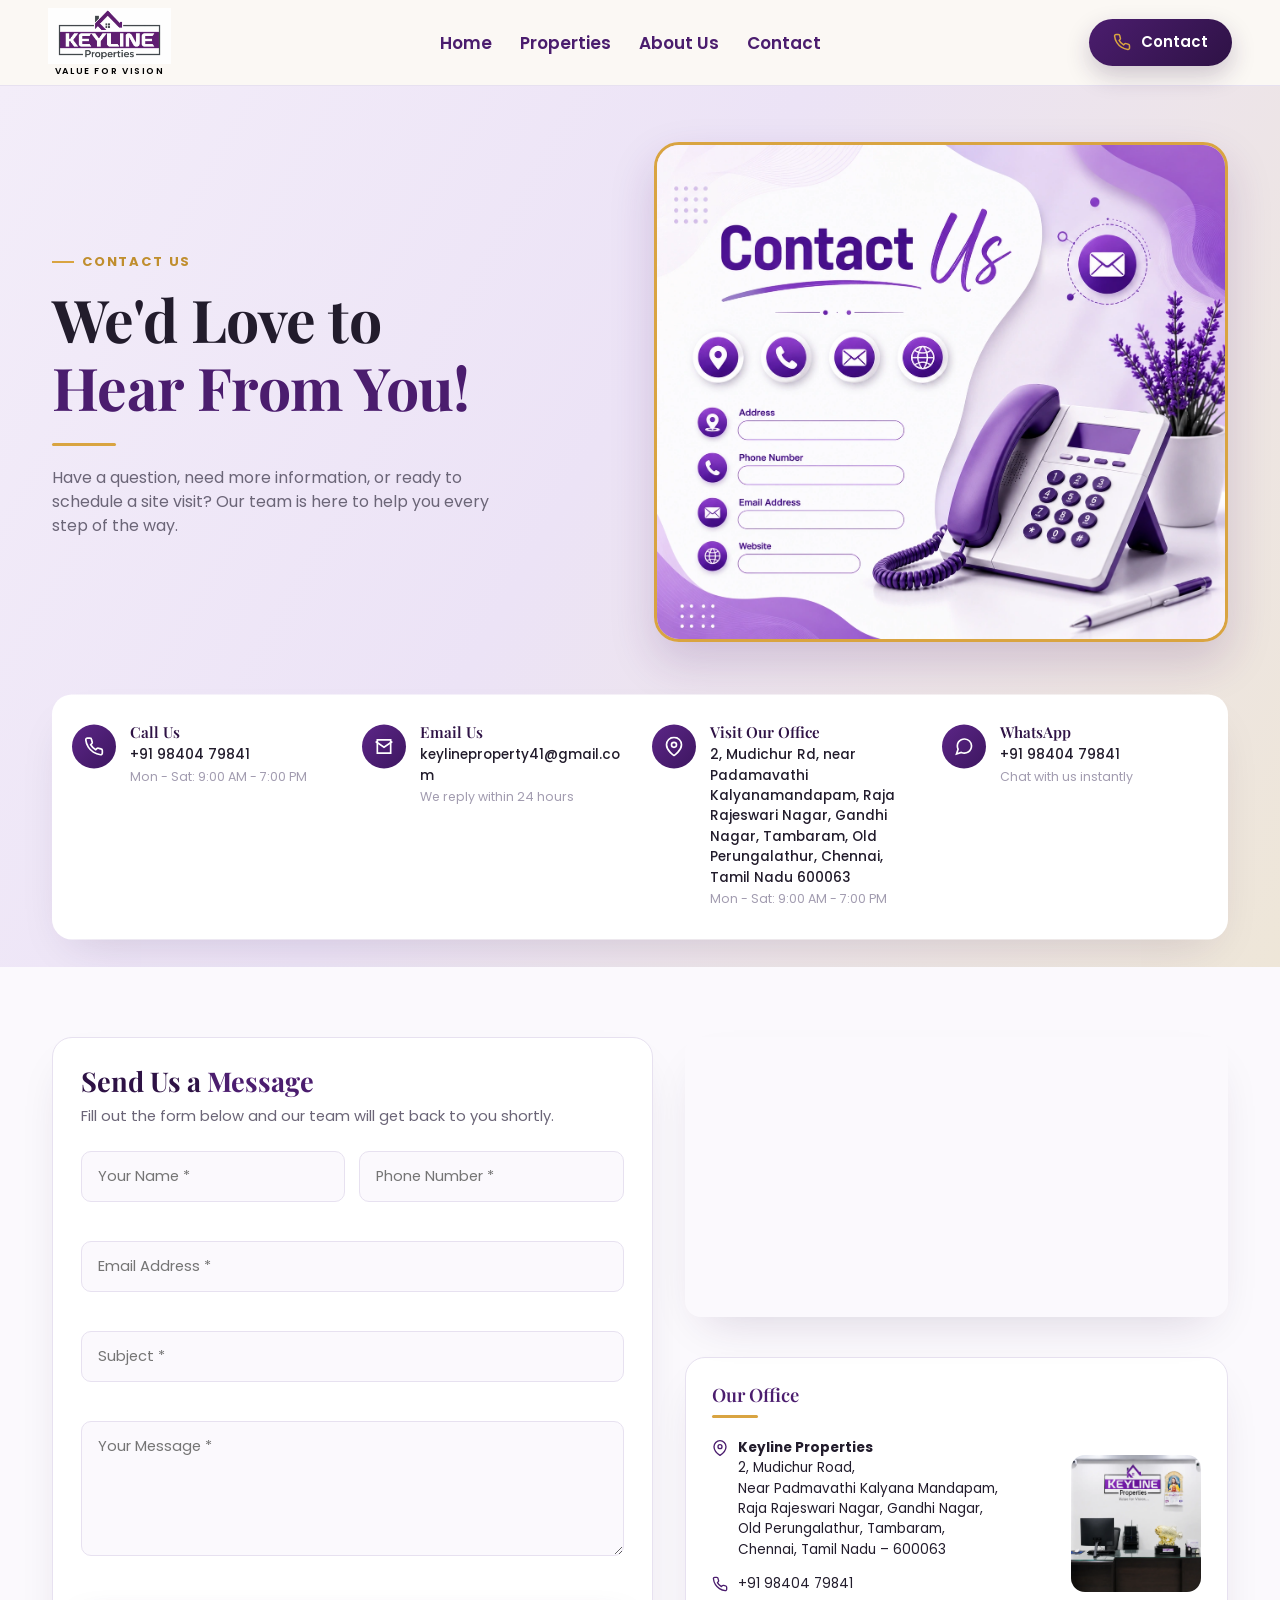
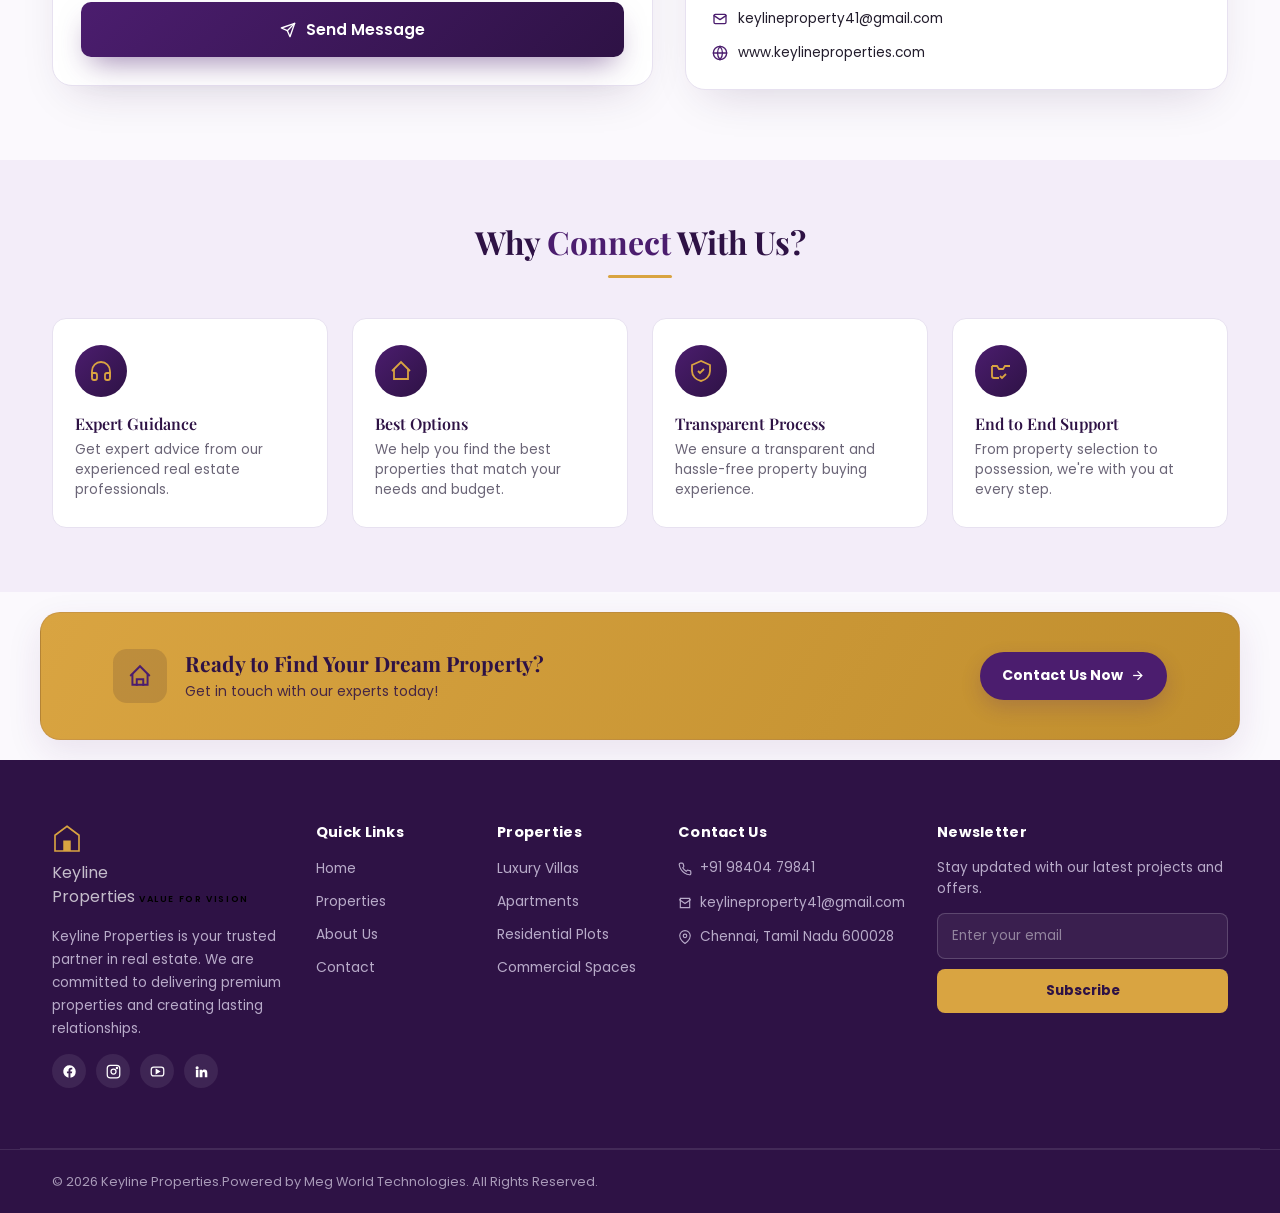
<file: contact.html>
<!DOCTYPE html>
<html lang="en">
<head>
<meta charset="UTF-8">
<meta name="viewport" content="width=device-width, initial-scale=1.0">
<title>Contact Us | Keyline Properties</title>
<link rel="preconnect" href="https://fonts.googleapis.com">
<link href="https://fonts.googleapis.com/css2?family=Playfair+Display:wght@500;600;700;800&family=Poppins:wght@300;400;500;600;700&display=swap" rel="stylesheet">
<link rel="stylesheet" href="contact.css">
<link rel="stylesheet" href="home.css">
<link rel="icon" type="image/png" href="asset/key.webp" sizes="50x50">
</head>
<body>

<!-- ===== HEADER ===== -->
<header class="site-header">
  <div class="container header-inner">
    <a href="index.html" class="brand">
        <!-- Logo -->
    <img src="asset/logo.webp"
         alt="Keyline Properties"
         class="brand-logo">

    <!-- Tagline -->
    <div class="brand-content">
        <div class="brand-text-tag">
            Value for Vision
        </div>
    </div>

</a>

    <nav class="main-nav" id="mainNav">
      <a href="index.html"class="active">Home</a>
      <a href="plots.html"class="active">Properties</a>
      <a href="about.html"class="active">About Us</a>
      <a href="contact.html" class="active">Contact</a>
    </nav>

    <a href="tel:+918939822222" class="header-cta">
    <svg viewBox="0 0 24 24" fill="none" stroke="currentColor"
        stroke-width="2" stroke-linecap="round" stroke-linejoin="round">
        <path d="M22 16.92v3a2 2 0 0 1-2.18 2
        19.79 19.79 0 0 1-8.63-3.07
        19.5 19.5 0 0 1-6-6
        19.79 19.79 0 0 1-3.07-8.67
        A2 2 0 0 1 4.11 2h3
        a2 2 0 0 1 2 1.72
        c.127.96.361 1.903.7 2.81
        a2 2 0 0 1-.45 2.11L8.09 9.91
        a16 16 0 0 0 6 6
        l1.27-1.27
        a2 2 0 0 1 2.11-.45
        c.907.339 1.85.573 2.81.7
        A2 2 0 0 1 22 16.92z"/>
    </svg>

    <span>Contact</span>
</a>

    <button class="menu-toggle" id="menuToggle" aria-label="Toggle menu">
      <span></span><span></span><span></span>
    </button>
  </div>
</header>

<!-- ===== HERO ===== -->
<section class="contact-hero">
  <div class="container hero-grid">
    <div class="hero-copy">
      <p class="eyebrow">Contact Us</p>
      <h1>We'd Love to<br><span>Hear From You!</span></h1>
      <div class="rule"></div>
      <p class="hero-text">Have a question, need more information, or ready to schedule a site visit? Our team is here to help you every step of the way.</p>
    </div>
    <div class="hero-image">
      <img src="asset/contact-page.webp"
     alt="Featured Luxury Villa at Dusk"
     class="property-image">
    </div>
  </div>

  <!-- Quick contact strip -->
  <div class="container">
    <div class="quick-strip">
      <div class="quick-item">
        <span class="quick-icon"><svg viewBox="0 0 24 24" width="20" height="20" fill="none" stroke="currentColor" stroke-width="2"><path d="M22 16.92v3a2 2 0 0 1-2.18 2 19.79 19.79 0 0 1-8.63-3.07 19.5 19.5 0 0 1-6-6 19.79 19.79 0 0 1-3.07-8.67A2 2 0 0 1 4.11 2h3a2 2 0 0 1 2 1.72c.127.96.361 1.903.7 2.81a2 2 0 0 1-.45 2.11L8.09 9.91a16 16 0 0 0 6 6l1.27-1.27a2 2 0 0 1 2.11-.45c.907.339 1.85.573 2.81.7A2 2 0 0 1 22 16.92z"/></svg></span>
        <div>
          <h3>Call Us</h3>
          <p class="quick-main">+91 98404 79841</p>
          <p class="quick-sub">Mon - Sat: 9:00 AM - 7:00 PM</p>
        </div>
      </div>
      <div class="quick-item">
        <span class="quick-icon"><svg viewBox="0 0 24 24" width="20" height="20" fill="none" stroke="currentColor" stroke-width="2"><path d="M4 4h16v16H4z"/><path d="M22 6 12 13 2 6"/></svg></span>
        <div>
          <h3>Email Us</h3>
          <p class="quick-main">keylineproperty41@gmail.com</p>
          <p class="quick-sub">We reply within 24 hours</p>
        </div>
      </div>
      <div class="quick-item">
        <span class="quick-icon"><svg viewBox="0 0 24 24" width="20" height="20" fill="none" stroke="currentColor" stroke-width="2"><path d="M21 10c0 7-9 13-9 13s-9-6-9-13a9 9 0 0 1 18 0z"/><circle cx="12" cy="10" r="3"/></svg></span>
        <div>
          <h3>Visit Our Office</h3>
          <p class="quick-main">2, Mudichur Rd, near Padamavathi Kalyanamandapam, Raja Rajeswari Nagar, Gandhi Nagar, Tambaram, Old Perungalathur, Chennai, Tamil Nadu 600063</p>
          <p class="quick-sub">Mon - Sat: 9:00 AM - 7:00 PM</p>
        </div>
      </div>
      <div class="quick-item">
        <span class="quick-icon"><svg viewBox="0 0 24 24" width="20" height="20" fill="none" stroke="currentColor" stroke-width="2"><path d="M21 11.5a8.38 8.38 0 0 1-.9 3.8 8.5 8.5 0 0 1-7.6 4.7 8.38 8.38 0 0 1-3.8-.9L3 21l1.9-5.7a8.38 8.38 0 0 1-.9-3.8 8.5 8.5 0 0 1 4.7-7.6 8.38 8.38 0 0 1 3.8-.9h.5a8.48 8.48 0 0 1 8 8v.5z"/></svg></span>
        <div>
          <h3>WhatsApp</h3>
          <p class="quick-main">+91 98404 79841</p>
          <p class="quick-sub">Chat with us instantly</p>
        </div>
      </div>
    </div>
  </div>
</section>

<!-- ===== FORM + MAP ===== -->
<section class="contact-main">
  <div class="container main-grid">

    <!-- Left Side: Contact Form -->
    <div class="form-card">

      <h2>Send Us a <span>Message</span></h2>

      <p class="form-intro">
        Fill out the form below and our team will get back to you shortly.
      </p>

   <form
    id="contactForm"
    action="https://formsubmit.co/keylineproperty41@gmail.com"
    method="POST"
>

    <!-- FormSubmit Settings -->
    <input type="hidden" name="_captcha" value="false">
    <input type="hidden" name="_template" value="table">
    <input type="hidden" name="_subject" value="New Contact Form Submission">
    <input type="hidden" name="_autoresponse" value="Thank you for contacting us. We have received your message and will get back to you shortly.">

    <div class="form-row">

        <div class="field">
            <label for="name">Your Name *</label>

            <input
                type="text"
                id="name"
                name="name"
                placeholder="Your Name *"
                autocomplete="name"
                required
            >

            <span class="error-msg" data-error-for="name"></span>
        </div>

        <div class="field">
            <label for="phone">Phone Number *</label>

            <input
                type="tel"
                id="phone"
                name="phone"
                placeholder="Phone Number *"
                autocomplete="tel"
                required
            >

            <span class="error-msg" data-error-for="phone"></span>
        </div>

    </div>

    <div class="field">
        <label for="email">Email Address *</label>

        <input
            type="email"
            id="email"
            name="email"
            placeholder="Email Address *"
            autocomplete="email"
            required
        >

        <span class="error-msg" data-error-for="email"></span>
    </div>

    <div class="field">
        <label for="subject">Subject *</label>

        <input
            type="text"
            id="subject"
            name="subject"
            placeholder="Subject *"
            required
        >

        <span class="error-msg" data-error-for="subject"></span>
    </div>

    <div class="field">
        <label for="message">Your Message *</label>

        <textarea
            id="message"
            name="message"
            rows="5"
            placeholder="Your Message *"
            required></textarea>

        <span class="error-msg" data-error-for="message"></span>
    </div>

    <button type="submit" class="submit-btn">

        <svg
            viewBox="0 0 24 24"
            width="16"
            height="16"
            fill="none"
            stroke="currentColor"
            stroke-width="2"
            stroke-linecap="round"
            stroke-linejoin="round"
            aria-hidden="true">

            <path d="M22 2 11 13"/>
            <path d="M22 2 15 22l-4-9-9-4 20-7z"/>

        </svg>

        Send Message

    </button>

    <p
        class="form-success"
        id="formSuccess"
        role="status"
        aria-live="polite">
    </p>

</form>

    </div>

    <!-- Right Side: Map and Office Card -->
    <div class="contact-right-column">

      <!-- Google Map -->
<div class="map-card">
  <iframe
    class="map-img"
    src="https://www.google.com/maps/embed?pb=!1m18!1m12!1m3!1d3291.314531812459!2d80.08187567393288!3d12.919627654879363!2m3!1f0!2f0!3f0!3m2!1i1024!2i768!4f13.1!3m3!1m2!1s0x3a52f5003766edd5%3A0x698bce5d9936b51d!2sKeyline%20Properties!5e1!3m2!1sen!2sin!4v1785816674699!5m2!1sen!2sin"
    title="Keyline Properties Office Location"
    loading="lazy"
    allowfullscreen
    referrerpolicy="strict-origin-when-cross-origin">
  </iframe>
</div>

      <!-- Office Card -->
      <div class="office-card">

        <div class="office-details">

          <h3>Our Office</h3>

          <div class="rule small"></div>

          <ul>

            <!-- Address -->
            <li>

              <svg
                viewBox="0 0 24 24"
                width="16"
                height="16"
                fill="none"
                stroke="currentColor"
                stroke-width="2"
                stroke-linecap="round"
                stroke-linejoin="round"
                aria-hidden="true">

                <path d="M21 10c0 7-9 13-9 13s-9-6-9-13a9 9 0 0 1 18 0z"/>
                <circle cx="12" cy="10" r="3"/>

              </svg>

              <span>
                <strong>Keyline Properties</strong><br>
                2, Mudichur Road,<br>
                Near Padmavathi Kalyana Mandapam,<br>
                Raja Rajeswari Nagar, Gandhi Nagar,<br>
                Old Perungalathur, Tambaram,<br>
                Chennai, Tamil Nadu – 600063
              </span>

            </li>

            <!-- Phone -->
            <li>

              <svg
                viewBox="0 0 24 24"
                width="16"
                height="16"
                fill="none"
                stroke="currentColor"
                stroke-width="2"
                stroke-linecap="round"
                stroke-linejoin="round"
                aria-hidden="true">

                <path d="M22 16.92v3a2 2 0 0 1-2.18 2 19.79 19.79 0 0 1-8.63-3.07 19.5 19.5 0 0 1-6-6 19.79 19.79 0 0 1-3.07-8.67A2 2 0 0 1 4.11 2h3a2 2 0 0 1 2 1.72c.127.96.361 1.903.7 2.81a2 2 0 0 1-.45 2.11L8.09 9.91a16 16 0 0 0 6 6l1.27-1.27a2 2 0 0 1 2.11-.45c.907.339 1.85.573 2.81.7A2 2 0 0 1 22 16.92z"/>

              </svg>

              <a href="tel:+918939822222">
                +91 98404 79841
              </a>

            </li>

            <!-- Email -->
            <li>

              <svg
                viewBox="0 0 24 24"
                width="16"
                height="16"
                fill="none"
                stroke="currentColor"
                stroke-width="2"
                stroke-linecap="round"
                stroke-linejoin="round"
                aria-hidden="true">

                <rect x="3" y="5" width="18" height="14" rx="2"/>
                <path d="m3 7 9 6 9-6"/>

              </svg>

              <a href="mailto:keylineproperty41@gmail.com">
                keylineproperty41@gmail.com
              </a>

            </li>

            <!-- Website -->
            <li>

              <svg
                viewBox="0 0 24 24"
                width="16"
                height="16"
                fill="none"
                stroke="currentColor"
                stroke-width="2"
                stroke-linecap="round"
                stroke-linejoin="round"
                aria-hidden="true">

                <circle cx="12" cy="12" r="10"/>
                <path d="M2 12h20"/>
                <path d="M12 2a15.3 15.3 0 0 1 0 20"/>
                <path d="M12 2a15.3 15.3 0 0 0 0 20"/>

              </svg>

              <a
                href="https://www.keylineproperties.com"
                target="_blank"
                rel="noopener noreferrer">
                www.keylineproperties.com
              </a>

            </li>

          </ul>

        </div>

        <div class="office-photo-wrap">

          <img
            class="office-photo"
            src="asset/office-mini.webp"
            alt="Keyline Properties office reception">

        </div>

      </div>

    </div>

  </div>
</section>

<!-- ===== WHY CONNECT ===== -->
<section class="why-section">
  <div class="container">
    <h2 class="center-heading">Why <span>Connect</span> With Us?</h2>
    <div class="rule center"></div>

    <div class="why-grid">
      <div class="why-item">
        <div class="why-icon">
          <svg viewBox="0 0 24 24" width="24" height="24" fill="none" stroke="currentColor" stroke-width="1.8"><path d="M3 18v-6a9 9 0 0 1 18 0v6"/><path d="M21 19a2 2 0 0 1-2 2h-1a2 2 0 0 1-2-2v-3a2 2 0 0 1 2-2h3zM3 19a2 2 0 0 0 2 2h1a2 2 0 0 0 2-2v-3a2 2 0 0 0-2-2H3z"/></svg>
        </div>
        <h3>Expert Guidance</h3>
        <p>Get expert advice from our experienced real estate professionals.</p>
      </div>
      <div class="why-item">
        <div class="why-icon">
          <svg viewBox="0 0 24 24" width="24" height="24" fill="none" stroke="currentColor" stroke-width="1.8"><path d="M3 12 12 3l9 9"/><path d="M5 10v10h14V10"/></svg>
        </div>
        <h3>Best Options</h3>
        <p>We help you find the best properties that match your needs and budget.</p>
      </div>
      <div class="why-item">
        <div class="why-icon">
          <svg viewBox="0 0 24 24" width="24" height="24" fill="none" stroke="currentColor" stroke-width="1.8"><path d="M12 2 3 6v6c0 5 4 9 9 10 5-1 9-5 9-10V6z"/><path d="M9 12l2 2 4-4"/></svg>
        </div>
        <h3>Transparent Process</h3>
        <p>We ensure a transparent and hassle-free property buying experience.</p>
      </div>
      <div class="why-item">
        <div class="why-icon">
          <svg viewBox="0 0 24 24" width="24" height="24" fill="none" stroke="currentColor" stroke-width="1.8"><path d="m11 17 2 2 4-4"/><path d="M3 7h5l2 3h4l2-3h5"/><path d="M3 7v10a2 2 0 0 0 2 2h5"/></svg>
        </div>
        <h3>End to End Support</h3>
        <p>From property selection to possession, we're with you at every step.</p>
      </div>
    </div>
  </div>
</section>

<!-- ===== CTA BANNER ===== -->
<section class="cta-banner">
  <div class="container cta-inner">
    <div class="cta-left">
      <span class="cta-icon">
        <svg viewBox="0 0 24 24" width="28" height="28" fill="none" stroke="#d9a441" stroke-width="1.8"><path d="M3 12 12 3l9 9"/><path d="M5 10v10h14V10"/><path d="M9 21v-6h6v6"/></svg>
      </span>
      <div>
        <h3>Ready to Find Your Dream Property?</h3>
        <p>Get in touch with our experts today!</p>
      </div>
    </div>
    <a href="#contactForm" class="cta-btn">Contact Us Now
      <svg viewBox="0 0 24 24" width="16" height="16" fill="none" stroke="currentColor" stroke-width="2"><path d="M5 12h14"/><path d="m12 5 7 7-7 7"/></svg>
    </a>
  </div>
</section>

<!-- ===== FOOTER ===== -->
<footer class="site-footer">
  <div class="container footer-grid">
    <div class="footer-col brand-col">
      <div class="logo footer-logo">
        <div class="logo-mark">
          <svg viewBox="0 0 40 40" width="30" height="30">
            <path d="M20 3 L36 15 V36 H4 V15 Z" fill="none" stroke="#d9a441" stroke-width="2.2"/>
            <rect x="15" y="22" width="10" height="14" fill="#d9a441"/>
          </svg>
        </div>
        <div class="logo-text">
          <span class="brand-text-name">Keyline<br>Properties</span>
          <span class="brand-text-tag">Value for Vision</span>
        </div>
      </div>
      <p>Keyline Properties is your trusted partner in real estate. We are committed to delivering premium properties and creating lasting relationships.</p>
      <div class="social-row">
        <a href="#" aria-label="Facebook"><svg viewBox="0 0 24 24" width="16" height="16" fill="currentColor"><path d="M22 12a10 10 0 1 0-11.6 9.9v-7H7.9V12h2.5V9.8c0-2.5 1.5-3.9 3.8-3.9 1.1 0 2.2.2 2.2.2v2.5h-1.3c-1.2 0-1.6.8-1.6 1.6V12h2.8l-.4 2.9h-2.4v7A10 10 0 0 0 22 12z"/></svg></a>
        <a href="#" aria-label="Instagram"><svg viewBox="0 0 24 24" width="16" height="16" fill="none" stroke="currentColor" stroke-width="2"><rect x="2" y="2" width="20" height="20" rx="5"/><circle cx="12" cy="12" r="4"/><circle cx="17.5" cy="6.5" r="1"/></svg></a>
        <a href="#" aria-label="YouTube"><svg viewBox="0 0 24 24" width="16" height="16" fill="none" stroke="currentColor" stroke-width="2"><rect x="2" y="5" width="20" height="14" rx="4"/><path d="m10 9 5 3-5 3z" fill="currentColor"/></svg></a>
        <a href="#" aria-label="LinkedIn"><svg viewBox="0 0 24 24" width="16" height="16" fill="currentColor"><path d="M4.98 3.5a2.5 2.5 0 1 1 0 5 2.5 2.5 0 0 1 0-5zM3 9h4v12H3zM9 9h3.8v1.7h.1c.5-.9 1.8-1.9 3.7-1.9 4 0 4.7 2.6 4.7 6V21h-4v-5.3c0-1.3 0-2.9-1.8-2.9s-2 1.4-2 2.8V21H9z"/></svg></a>
      </div>
    </div>

    <div class="footer-col">
      <h4>Quick Links</h4>
      <a href="index.html">Home</a>
      <a href="properties.html">Properties</a>
      <a href="about.html">About Us</a>
      <a href="contact.html">Contact</a>
    </div>

    <div class="footer-col">
      <h4>Properties</h4>
      <a href="#">Luxury Villas</a>
      <a href="#">Apartments</a>
      <a href="#">Residential Plots</a>
      <a href="#">Commercial Spaces</a>
    </div>

    <div class="footer-col">
      <h4>Contact Us</h4>
      <p class="footer-contact"><svg viewBox="0 0 24 24" width="14" height="14" fill="none" stroke="currentColor" stroke-width="2"><path d="M22 16.92v3a2 2 0 0 1-2.18 2 19.79 19.79 0 0 1-8.63-3.07 19.5 19.5 0 0 1-6-6 19.79 19.79 0 0 1-3.07-8.67A2 2 0 0 1 4.11 2h3a2 2 0 0 1 2 1.72c.127.96.361 1.903.7 2.81a2 2 0 0 1-.45 2.11L8.09 9.91a16 16 0 0 0 6 6l1.27-1.27a2 2 0 0 1 2.11-.45c.907.339 1.85.573 2.81.7A2 2 0 0 1 22 16.92z"/></svg> +91 98404 79841</p>
      <p class="footer-contact"><svg viewBox="0 0 24 24" width="14" height="14" fill="none" stroke="currentColor" stroke-width="2"><path d="M4 4h16v16H4z"/><path d="M22 6 12 13 2 6"/></svg> keylineproperty41@gmail.com</p>
      <p class="footer-contact"><svg viewBox="0 0 24 24" width="14" height="14" fill="none" stroke="currentColor" stroke-width="2"><path d="M21 10c0 7-9 13-9 13s-9-6-9-13a9 9 0 0 1 18 0z"/><circle cx="12" cy="10" r="3"/></svg> Chennai, Tamil Nadu 600028</p>
    </div>

    <div class="footer-col">
      <h4>Newsletter</h4>
      <p>Stay updated with our latest projects and offers.</p>
      <form class="newsletter-form" id="newsletterForm">
        <input type="email" placeholder="Enter your email" required>
        <button type="submit">Subscribe</button>
      </form>
    </div>
  </div>

  <div class="footer-bottom">
    <div class="container footer-bottom-inner">
     <span>&copy; 2026 Keyline Properties.Powered by Meg World Technologies. All Rights Reserved.</span>
    </div>
  </div>
</footer>

<script src="contact.js"></script>
</body>
</html>
</file>
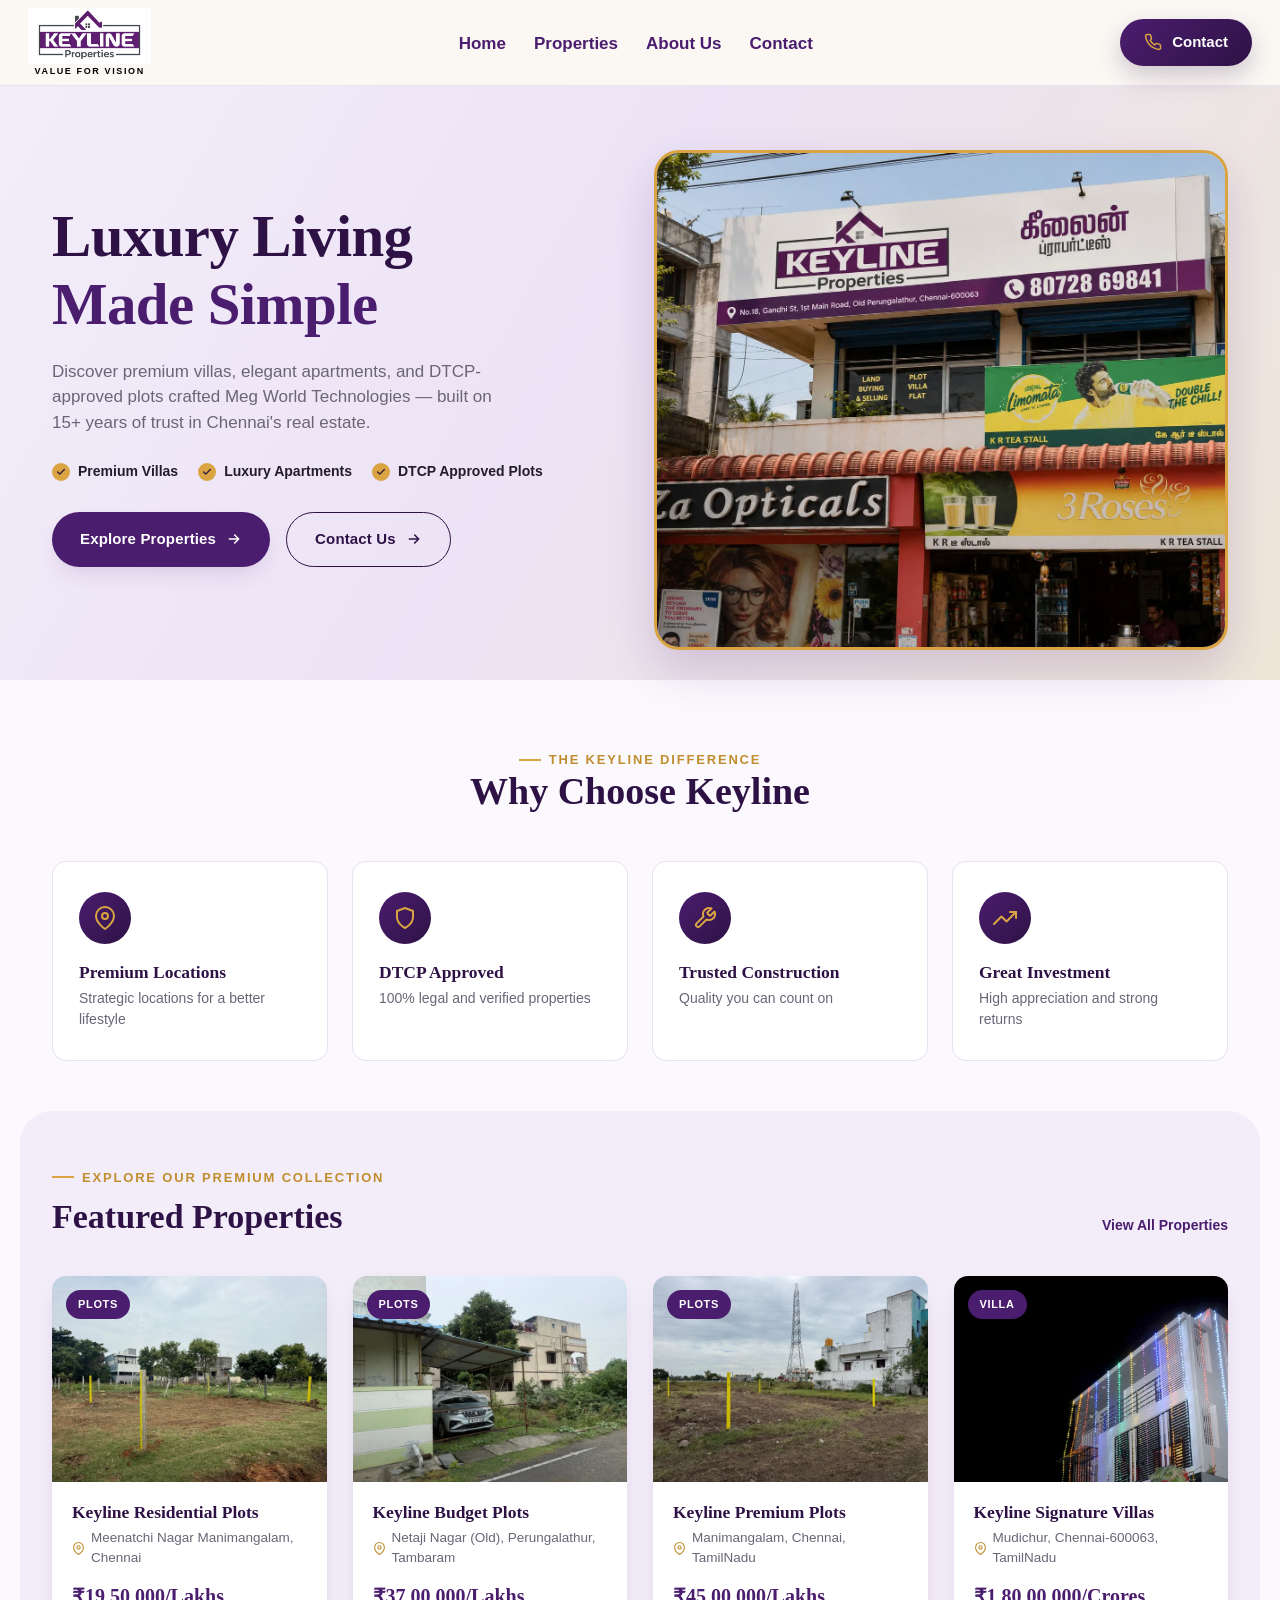
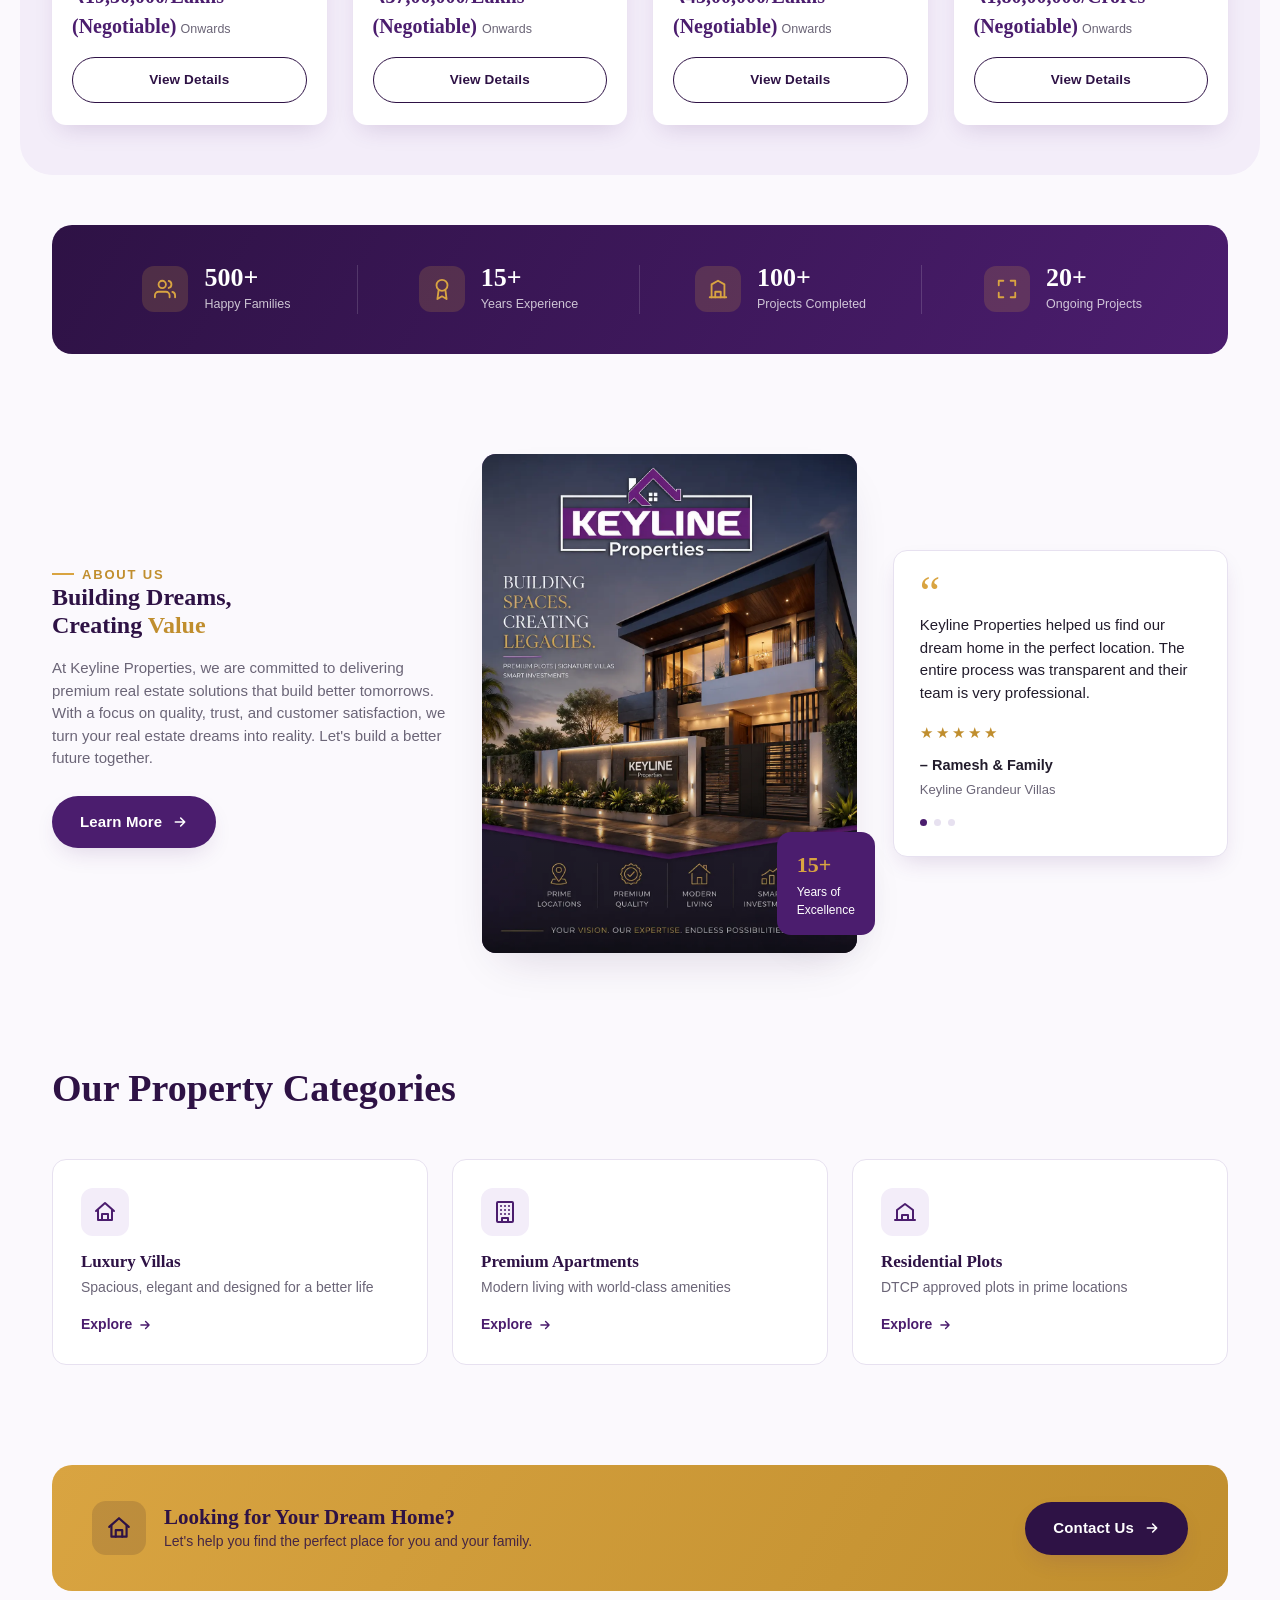
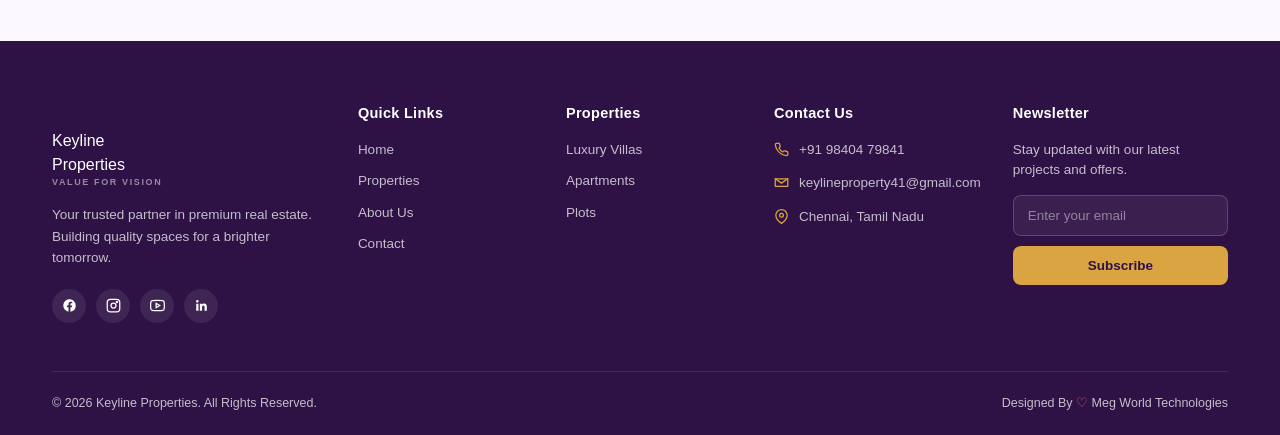
<file: home.html>
<!DOCTYPE html>
<html lang="en">
<head>
<meta charset="UTF-8">
<meta name="viewport" content="width=device-width, initial-scale=1.0">
<title>Keyline Properties | Luxury Living Made Simple</title>
<link rel="preconnect" href="https://fonts.googleapis.com">
<link href="https://fonts.googleapis.com/css2?family=Fraunces:opsz,wght@9..144,500;9..144,600;9..144,700&family=Manrope:wght@400;500;600;700;800&display=swap" rel="stylesheet">
<link rel="stylesheet" href="home.css">
</head>
<body>

<!-- ============ HEADER ============ -->
<header class="site-header">
  <div class="header-inner">
    <a href="index.html" class="brand">

    <!-- Logo -->
    <img src="/asset/logo.webp"
         alt="Keyline Properties"
         class="brand-logo">

    <!-- Tagline -->
    <div class="brand-content">
        <div class="brand-text-tag">
            Value for Vision
        </div>
    </div>

</a>

    <nav class="main-nav" id="mainNav">
      <a href="home.html" class="active">Home</a>
      <a href="plots.html"class="active">Properties</a>
      <a href="about.html"class="active">About Us</a>
      <a href="contact.html"class="active">Contact</a>
    </nav>

    <div style="display:flex; align-items:center; gap:14px;">
      <a href="tel:+918939822222" class="header-cta">
    <svg viewBox="0 0 24 24" fill="none" stroke="currentColor"
        stroke-width="2" stroke-linecap="round" stroke-linejoin="round">
        <path d="M22 16.92v3a2 2 0 0 1-2.18 2
        19.79 19.79 0 0 1-8.63-3.07
        19.5 19.5 0 0 1-6-6
        19.79 19.79 0 0 1-3.07-8.67
        A2 2 0 0 1 4.11 2h3
        a2 2 0 0 1 2 1.72
        c.127.96.361 1.903.7 2.81
        a2 2 0 0 1-.45 2.11L8.09 9.91
        a16 16 0 0 0 6 6
        l1.27-1.27
        a2 2 0 0 1 2.11-.45
        c.907.339 1.85.573 2.81.7
        A2 2 0 0 1 22 16.92z"/>
    </svg>

    <span>Contact</span>
</a>
      <button class="nav-toggle" id="navToggle" aria-label="Toggle navigation" aria-expanded="false">
        <span></span><span></span><span></span>
      </button>
    </div>
  </div>
</header>

<main>

  <!-- ============ HERO ============ -->
  <section class="hero">
    <div class="container">
      <div class="hero-grid">
        <div class="hero-copy">
          <h1>Luxury Living<span class="accent">Made Simple</span></h1>
          <p class="lede">Discover premium villas, elegant apartments, and DTCP-approved plots crafted Meg World Technologies — built on 15+ years of trust in Chennai's real estate.</p>

          <div class="hero-tags">
            <span class="hero-tag"><span class="tick"><svg viewBox="0 0 24 24" fill="none" stroke="currentColor" stroke-width="3" stroke-linecap="round" stroke-linejoin="round"><polyline points="20 6 9 17 4 12"/></svg></span>Premium Villas</span>
            <span class="hero-tag"><span class="tick"><svg viewBox="0 0 24 24" fill="none" stroke="currentColor" stroke-width="3" stroke-linecap="round" stroke-linejoin="round"><polyline points="20 6 9 17 4 12"/></svg></span>Luxury Apartments</span>
            <span class="hero-tag"><span class="tick"><svg viewBox="0 0 24 24" fill="none" stroke="currentColor" stroke-width="3" stroke-linecap="round" stroke-linejoin="round"><polyline points="20 6 9 17 4 12"/></svg></span>DTCP Approved Plots</span>
          </div>

          <div class="hero-actions">
            <a href="plots.html" class="btn btn-primary">Explore Properties
              <svg viewBox="0 0 24 24" fill="none" stroke="currentColor" stroke-width="2.4" stroke-linecap="round" stroke-linejoin="round"><path d="M5 12h14M13 6l6 6-6 6"/></svg>
            </a>
            <a href="contact.html" class="btn btn-outline">Contact Us
              <svg viewBox="0 0 24 24" fill="none" stroke="currentColor" stroke-width="2.4" stroke-linecap="round" stroke-linejoin="round"><path d="M5 12h14M13 6l6 6-6 6"/></svg>
            </a>
          </div>
        </div>

        <div class="hero-visual">
          <div class="hero-image">
    <img src="/asset/hero.webp"
         alt="Luxury Villa Exterior"
         class="hero-img">
</div>

        </div>
      </div>
      </div>
      </div>
  </section>

  <!-- ============ WHY CHOOSE KEYLINE ============ -->
  <section class="section">
    <div class="container">
      <div class="section-head reveal">
        <span class="eyebrow">The Keyline Difference</span>
        <h2>Why Choose Keyline</h2>
      </div>

      <div class="why-grid">
        <div class="why-card reveal">
          <div class="why-icon"><svg viewBox="0 0 24 24" fill="none" stroke="currentColor" stroke-width="2" stroke-linecap="round" stroke-linejoin="round"><path d="M21 10c0 7-9 13-9 13s-9-6-9-13a9 9 0 0 1 18 0z"/><circle cx="12" cy="10" r="3"/></svg></div>
          <h3>Premium Locations</h3>
          <p>Strategic locations for a better lifestyle</p>
        </div>
        <div class="why-card reveal">
          <div class="why-icon"><svg viewBox="0 0 24 24" fill="none" stroke="currentColor" stroke-width="2" stroke-linecap="round" stroke-linejoin="round"><path d="M12 22s8-4 8-11V5l-8-3-8 3v6c0 7 8 11 8 11z"/></svg></div>
          <h3>DTCP Approved</h3>
          <p>100% legal and verified properties</p>
        </div>
        <div class="why-card reveal">
          <div class="why-icon"><svg viewBox="0 0 24 24" fill="none" stroke="currentColor" stroke-width="2" stroke-linecap="round" stroke-linejoin="round"><path d="M14.7 6.3a1 1 0 0 0 0 1.4l1.6 1.6a1 1 0 0 0 1.4 0l3.77-3.77a6 6 0 0 1-7.94 7.94l-6.91 6.91a2.12 2.12 0 0 1-3-3l6.91-6.91a6 6 0 0 1 7.94-7.94l-3.76 3.76z"/></svg></div>
          <h3>Trusted Construction</h3>
          <p>Quality you can count on</p>
        </div>
        <div class="why-card reveal">
          <div class="why-icon"><svg viewBox="0 0 24 24" fill="none" stroke="currentColor" stroke-width="2" stroke-linecap="round" stroke-linejoin="round"><polyline points="23 6 13.5 15.5 8.5 10.5 1 18"/><polyline points="17 6 23 6 23 12"/></svg></div>
          <h3>Great Investment</h3>
          <p>High appreciation and strong returns</p>
        </div>
      </div>
    </div>
  </section>

  <!-- ============ FEATURED PROPERTIES ============ -->
  <section class="section" style="background:var(--ivory-2); border-radius: 32px; margin: 0 20px; width:auto;">
    <div class="container">
      <div class="section-head-row reveal">
        <div>
          <span class="eyebrow">Explore our premium collection</span>
          <h2>Featured Properties</h2>
        </div>
        <a href="plots.html" class="btn-ghost-link">View All Properties
        </a>
      </div>

      <div class="property-grid">
        <article class="property-card reveal">
          <div class="property-media">
            <div class="ph-img">
    <img src="asset/plot-1.webp"
         alt="Keyline Grandeur Villas"
         class="property-image">
</div>
<span class="property-tag">Plots</span>
          </div>
          <div class="property-body">
            <h3>Keyline Residential Plots</h3>
            <div class="property-loc"><svg viewBox="0 0 24 24" fill="none" stroke="currentColor" stroke-width="2" stroke-linecap="round" stroke-linejoin="round"><path d="M21 10c0 7-9 13-9 13s-9-6-9-13a9 9 0 0 1 18 0z"/><circle cx="12" cy="10" r="3"/></svg>Meenatchi  Nagar Manimangalam, Chennai</div>
            <div class="property-price"><strong>₹19,50,000/Lakhs (Negotiable)</strong> <span>Onwards</span></div>
            <a href="plots.html" class="btn btn-outline">View Details</a>
          </div>
        </article>

        <article class="property-card reveal">
          <div class="property-media">
<div class="ph-img">
    <img src="asset/plot-2.webp"
         alt="Keyline Heights Apartments"
         class="property-image">
</div>
            <span class="property-tag">Plots</span>
          </div>
          <div class="property-body">
            <h3>Keyline Budget Plots</h3>
            <div class="property-loc"><svg viewBox="0 0 24 24" fill="none" stroke="currentColor" stroke-width="2" stroke-linecap="round" stroke-linejoin="round"><path d="M21 10c0 7-9 13-9 13s-9-6-9-13a9 9 0 0 1 18 0z"/><circle cx="12" cy="10" r="3"/></svg>Netaji Nagar (Old), Perungalathur, Tambaram</div>
            <div class="property-price"><strong>₹37,00,000/Lakhs (Negotiable) </strong> <span>Onwards</span></div>
            <a href="plots.html" class="btn btn-outline">View Details</a>
          </div>
        </article>

        <article class="property-card reveal">
          <div class="property-media">
<div class="ph-img property-image">
    <img src="asset/plot-3.webp" alt="Keyline Premium Plots">
</div>
            <span class="property-tag">Plots</span>
          </div>
          <div class="property-body">
            <h3>Keyline Premium Plots</h3>
            <div class="property-loc"><svg viewBox="0 0 24 24" fill="none" stroke="currentColor" stroke-width="2" stroke-linecap="round" stroke-linejoin="round"><path d="M21 10c0 7-9 13-9 13s-9-6-9-13a9 9 0 0 1 18 0z"/><circle cx="12" cy="10" r="3"/></svg>Manimangalam, Chennai, TamilNadu</div>
            <div class="property-price"><strong>₹45,00,000/Lakhs (Negotiable)</strong> <span>Onwards</span></div>
            <a href="plots.html" class="btn btn-outline">View Details</a>
          </div>
        </article>

        <article class="property-card reveal">
          <div class="property-media">
            <div class="ph-img property-image">
    <img src="asset/plot-4.webp" alt="Keyline Signature Villas">
</div>
            <span class="property-tag">Villa</span>
          </div>
          <div class="property-body">
            <h3>Keyline Signature Villas</h3>
            <div class="property-loc"><svg viewBox="0 0 24 24" fill="none" stroke="currentColor" stroke-width="2" stroke-linecap="round" stroke-linejoin="round"><path d="M21 10c0 7-9 13-9 13s-9-6-9-13a9 9 0 0 1 18 0z"/><circle cx="12" cy="10" r="3"/></svg>Mudichur, Chennai-600063, TamilNadu</div>
            <div class="property-price"><strong>₹1,80,00,000/Crores (Negotiable)</strong> <span>Onwards</span></div>
            <a href="plots.html" class="btn btn-outline">View Details</a>
          </div>
        </article>
      </div>
    </div>
  </section>

  <!-- ============ STATS BAR ============ -->
  <section class="section-tight">
    <div class="container">
      <div class="stats-bar reveal">
        <div class="stat-item">
          <span class="stat-icon"><svg viewBox="0 0 24 24" fill="none" stroke="currentColor" stroke-width="2" stroke-linecap="round" stroke-linejoin="round"><path d="M17 21v-2a4 4 0 0 0-4-4H5a4 4 0 0 0-4 4v2"/><circle cx="9" cy="7" r="4"/><path d="M23 21v-2a4 4 0 0 0-3-3.87"/><path d="M16 3.13a4 4 0 0 1 0 7.75"/></svg></span>
          <div><div class="stat-num">500+</div><div class="stat-label">Happy Families</div></div>
        </div>
        <div class="stat-item">
          <span class="stat-icon"><svg viewBox="0 0 24 24" fill="none" stroke="currentColor" stroke-width="2" stroke-linecap="round" stroke-linejoin="round"><circle cx="12" cy="8" r="6"/><path d="M8.21 13.89 7 23l5-3 5 3-1.21-9.12"/></svg></span>
          <div><div class="stat-num">15+</div><div class="stat-label">Years Experience</div></div>
        </div>
        <div class="stat-item">
          <span class="stat-icon"><svg viewBox="0 0 24 24" fill="none" stroke="currentColor" stroke-width="2" stroke-linecap="round" stroke-linejoin="round"><path d="M3 21h18"/><path d="M5 21V7l7-4 7 4v14"/><path d="M9 21v-6h6v6"/></svg></span>
          <div><div class="stat-num">100+</div><div class="stat-label">Projects Completed</div></div>
        </div>
        <div class="stat-item">
          <span class="stat-icon"><svg viewBox="0 0 24 24" fill="none" stroke="currentColor" stroke-width="2" stroke-linecap="round" stroke-linejoin="round"><path d="M16 3h5v5"/><path d="M8 3H3v5"/><path d="M3 16v5h5"/><path d="M21 16v5h-5"/></svg></span>
          <div><div class="stat-num">20+</div><div class="stat-label">Ongoing Projects</div></div>
        </div>
      </div>
    </div>
  </section>

  <!-- ============ ABOUT US ============ -->
  <section class="section">
    <div class="container">
      <div class="about-grid">
        <div class="about-copy reveal">
          <span class="eyebrow">About Us</span>
          <h2>Building Dreams,<br>Creating <span class="accent">Value</span></h2>
          <p>At Keyline Properties, we are committed to delivering premium real estate solutions that build better tomorrows. With a focus on quality, trust, and customer satisfaction, we turn your real estate dreams into reality. Let's build a better future together.</p>
          <a href="about.html" class="btn btn-primary">Learn More
            <svg viewBox="0 0 24 24" fill="none" stroke="currentColor" stroke-width="2.4" stroke-linecap="round" stroke-linejoin="round"><path d="M5 12h14M13 6l6 6-6 6"/></svg>
          </a>
        </div>

        <div class="about-visual reveal">
          <div class="ph-img">
    <img src="asset/hero-last.webp"
         alt="Keyline Modern Villa">
</div>
          <div class="about-badge">
            <div class="num">15+</div>
            <div class="label">Years of<br>Excellence</div>
          </div>
        </div>

        <div class="testimonial reveal">
          <span class="quote-mark">&ldquo;</span>
          <p data-testimonial-quote>Keyline Properties helped us find our dream home in the perfect location. The entire process was transparent and their team is very professional.</p>
          <div class="stars">★★★★★</div>
          <div class="testimonial-author">
            <strong data-testimonial-author>– Ramesh &amp; Family</strong>
            <span data-testimonial-project>Keyline Grandeur Villas</span>
          </div>
          <div class="dots">
            <span class="active"></span><span></span><span></span>
          </div>
        </div>
      </div>
    </div>
  </section>

  <!-- ============ PROPERTY CATEGORIES ============ -->
  <section class="section-tight">
    <div class="container">
      <div class="section-head reveal" style="text-align:left; margin-left:0;">
        <h2 style="margin-top:6px;">Our Property Categories</h2>
      </div>

      <div class="categories-grid">
        <div class="category-card reveal">
          <div class="category-icon"><svg viewBox="0 0 24 24" fill="none" stroke="currentColor" stroke-width="2" stroke-linecap="round" stroke-linejoin="round"><path d="M3 11l9-8 9 8"/><path d="M5 10v10h14V10"/><path d="M9 20v-6h6v6"/></svg></div>
          <h3>Luxury Villas</h3>
          <p>Spacious, elegant and designed for a better life</p>
          <a href="plots.html" class="btn-ghost-link">Explore
            <svg viewBox="0 0 24 24" fill="none" stroke="currentColor" stroke-width="2.4" stroke-linecap="round" stroke-linejoin="round"><path d="M5 12h14M13 6l6 6-6 6"/></svg>
          </a>
        </div>
        <div class="category-card reveal">
          <div class="category-icon"><svg viewBox="0 0 24 24" fill="none" stroke="currentColor" stroke-width="2" stroke-linecap="round" stroke-linejoin="round"><rect x="4" y="2" width="16" height="20" rx="1"/><path d="M9 22v-4h6v4"/><path d="M8 6h.01M12 6h.01M16 6h.01M8 10h.01M12 10h.01M16 10h.01M8 14h.01M12 14h.01M16 14h.01"/></svg></div>
          <h3>Premium Apartments</h3>
          <p>Modern living with world-class amenities</p>
          <a href="plots.html" class="btn-ghost-link">Explore
            <svg viewBox="0 0 24 24" fill="none" stroke="currentColor" stroke-width="2.4" stroke-linecap="round" stroke-linejoin="round"><path d="M5 12h14M13 6l6 6-6 6"/></svg>
          </a>
        </div>
        <div class="category-card reveal">
          <div class="category-icon"><svg viewBox="0 0 24 24" fill="none" stroke="currentColor" stroke-width="2" stroke-linecap="round" stroke-linejoin="round"><path d="M2 20h20"/><path d="M4 20V10l8-6 8 6v10"/><path d="M9 20v-5h6v5"/></svg></div>
          <h3>Residential Plots</h3>
          <p>DTCP approved plots in prime locations</p>
          <a href="plots.html" class="btn-ghost-link">Explore
            <svg viewBox="0 0 24 24" fill="none" stroke="currentColor" stroke-width="2.4" stroke-linecap="round" stroke-linejoin="round"><path d="M5 12h14M13 6l6 6-6 6"/></svg>
          </a>
        </div>
      </div>
    </div>
  </section>

  <!-- ============ CTA BANNER ============ -->
  <section class="section-tight">
    <div class="container">
      <div class="cta-banner reveal">
        <div class="cta-left">
          <span class="cta-icon"><svg viewBox="0 0 24 24" fill="none" stroke="currentColor" stroke-width="2" stroke-linecap="round" stroke-linejoin="round"><path d="M3 11l9-8 9 8"/><path d="M5 10v10h14V10"/><path d="M9 20v-6h6v6"/></svg></span>
          <div>
            <h3>Looking for Your Dream Home?</h3>
            <p>Let's help you find the perfect place for you and your family.</p>
          </div>
        </div>
        <a href="contact.html" class="btn btn-primary">Contact Us
          <svg viewBox="0 0 24 24" fill="none" stroke="currentColor" stroke-width="2.4" stroke-linecap="round" stroke-linejoin="round"><path d="M5 12h14M13 6l6 6-6 6"/></svg>
        </a>
      </div>
    </div>
  </section>

</main>

<!-- ============ FOOTER ============ -->
<footer class="site-footer">
  <div class="container">
    <div class="footer-grid">
      <div class="footer-brand">
        <a href="home.html" class="brand">
          <span class="brand-mark">
            <svg viewBox="0 0 24 24" fill="none" stroke="currentColor" stroke-width="2" stroke-linecap="round" stroke-linejoin="round"><path d="M3 11l9-8 9 8"/><path d="M5 10v10h14V10"/><path d="M9 20v-6h6v6"/></svg>
          </span>
          <span>
            <span class="brand-text-name">Keyline<br>Properties</span>
            <div class="brand-text-tag">Value for Vision</div>
          </span>
        </a>
        <p>Your trusted partner in premium real estate. Building quality spaces for a brighter tomorrow.</p>
        <div class="social-row">
          <a href="#" aria-label="Facebook"><svg viewBox="0 0 24 24" fill="currentColor"><path d="M22 12a10 10 0 1 0-11.6 9.87v-6.98H7.9V12h2.5V9.8c0-2.47 1.47-3.84 3.72-3.84 1.08 0 2.2.19 2.2.19v2.43h-1.24c-1.22 0-1.6.76-1.6 1.54V12h2.72l-.44 2.89h-2.28v6.98A10 10 0 0 0 22 12z"/></svg></a>
          <a href="#" aria-label="Instagram"><svg viewBox="0 0 24 24" fill="none" stroke="currentColor" stroke-width="2"><rect x="2" y="2" width="20" height="20" rx="5"/><circle cx="12" cy="12" r="4"/><circle cx="17.5" cy="6.5" r="1"/></svg></a>
          <a href="#" aria-label="YouTube"><svg viewBox="0 0 24 24" fill="none" stroke="currentColor" stroke-width="2"><path d="M22.5 6.2a2.8 2.8 0 0 0-2-2C18.9 3.7 12 3.7 12 3.7s-6.9 0-8.5.5a2.8 2.8 0 0 0-2 2A29 29 0 0 0 1 12a29 29 0 0 0 .5 5.8 2.8 2.8 0 0 0 2 2c1.6.5 8.5.5 8.5.5s6.9 0 8.5-.5a2.8 2.8 0 0 0 2-2A29 29 0 0 0 23 12a29 29 0 0 0-.5-5.8z"/><polygon points="9.8 15.5 15.5 12 9.8 8.5"/></svg></a>
          <a href="#" aria-label="LinkedIn"><svg viewBox="0 0 24 24" fill="currentColor"><path d="M20.45 20.45h-3.55v-5.57c0-1.33-.03-3.04-1.85-3.04-1.86 0-2.14 1.45-2.14 2.94v5.67H9.36V9h3.41v1.56h.05c.47-.9 1.63-1.85 3.36-1.85 3.6 0 4.27 2.37 4.27 5.45v6.29zM5.34 7.43a2.06 2.06 0 1 1 0-4.12 2.06 2.06 0 0 1 0 4.12zM7.12 20.45H3.56V9h3.56v11.45z"/></svg></a>
        </div>
      </div>

      <div class="footer-col">
        <h4>Quick Links</h4>
        <ul>
          <li><a href="home.html">Home</a></li>
          <li><a href="plots.html">Properties</a></li>
          <li><a href="about.html">About Us</a></li>
          <li><a href="contact.html">Contact</a></li>
        </ul>
      </div>

      <div class="footer-col">
        <h4>Properties</h4>
        <ul>
          <li><a href="plots.html">Luxury Villas</a></li>
          <li><a href="plots.html">Apartments</a></li>
          <li><a href="plots.html">Plots</a></li>
        </ul>
      </div>

      <div class="footer-col">
        <h4>Contact Us</h4>
        <div class="contact-line">
          <svg viewBox="0 0 24 24" fill="none" stroke="currentColor" stroke-width="2" stroke-linecap="round" stroke-linejoin="round"><path d="M22 16.92v3a2 2 0 0 1-2.18 2 19.79 19.79 0 0 1-8.63-3.07 19.5 19.5 0 0 1-6-6 19.79 19.79 0 0 1-3.07-8.67A2 2 0 0 1 4.11 2h3a2 2 0 0 1 2 1.72c.127.96.361 1.903.7 2.81a2 2 0 0 1-.45 2.11L8.09 9.91a16 16 0 0 0 6 6l1.27-1.27a2 2 0 0 1 2.11-.45c.907.339 1.85.573 2.81.7A2 2 0 0 1 22 16.92z"/></svg>
          <span>+91 98404 79841</span>
        </div>
        <div class="contact-line">
          <svg viewBox="0 0 24 24" fill="none" stroke="currentColor" stroke-width="2" stroke-linecap="round" stroke-linejoin="round"><path d="M4 4h16v16H4z" opacity="0"/><path d="M22 6 12 13 2 6"/><path d="M2 6h20v12H2z"/></svg>
          <span>keylineproperty41@gmail.com</span>
        </div>
        <div class="contact-line">
          <svg viewBox="0 0 24 24" fill="none" stroke="currentColor" stroke-width="2" stroke-linecap="round" stroke-linejoin="round"><path d="M21 10c0 7-9 13-9 13s-9-6-9-13a9 9 0 0 1 18 0z"/><circle cx="12" cy="10" r="3"/></svg>
          <span>Chennai, Tamil Nadu</span>
        </div>
      </div>

      <div class="footer-col">
        <h4>Newsletter</h4>
        <p style="font-size:13.5px; margin-bottom:14px;">Stay updated with our latest projects and offers.</p>
        <form class="newsletter-form" id="newsletterForm">
          <input type="email" placeholder="Enter your email" required>
          <button type="submit">Subscribe</button>
          <span class="form-msg" id="newsletterMsg"></span>
        </form>
      </div>
    </div>

    <div class="footer-bottom">
      <span>&copy; 2026 Keyline Properties. All Rights Reserved.</span>
      <span>Designed By <span class="heart">&#9825;</span> Meg World Technologies</span>
    </div>
  </div>
</footer>

<button class="to-top" aria-label="Back to top">
  <svg viewBox="0 0 24 24" fill="none" stroke="currentColor" stroke-width="2.4" stroke-linecap="round" stroke-linejoin="round"><path d="M12 19V5M5 12l7-7 7 7"/></svg>
</button>

<script src="home.js"></script>
</body>
</html>
</file>
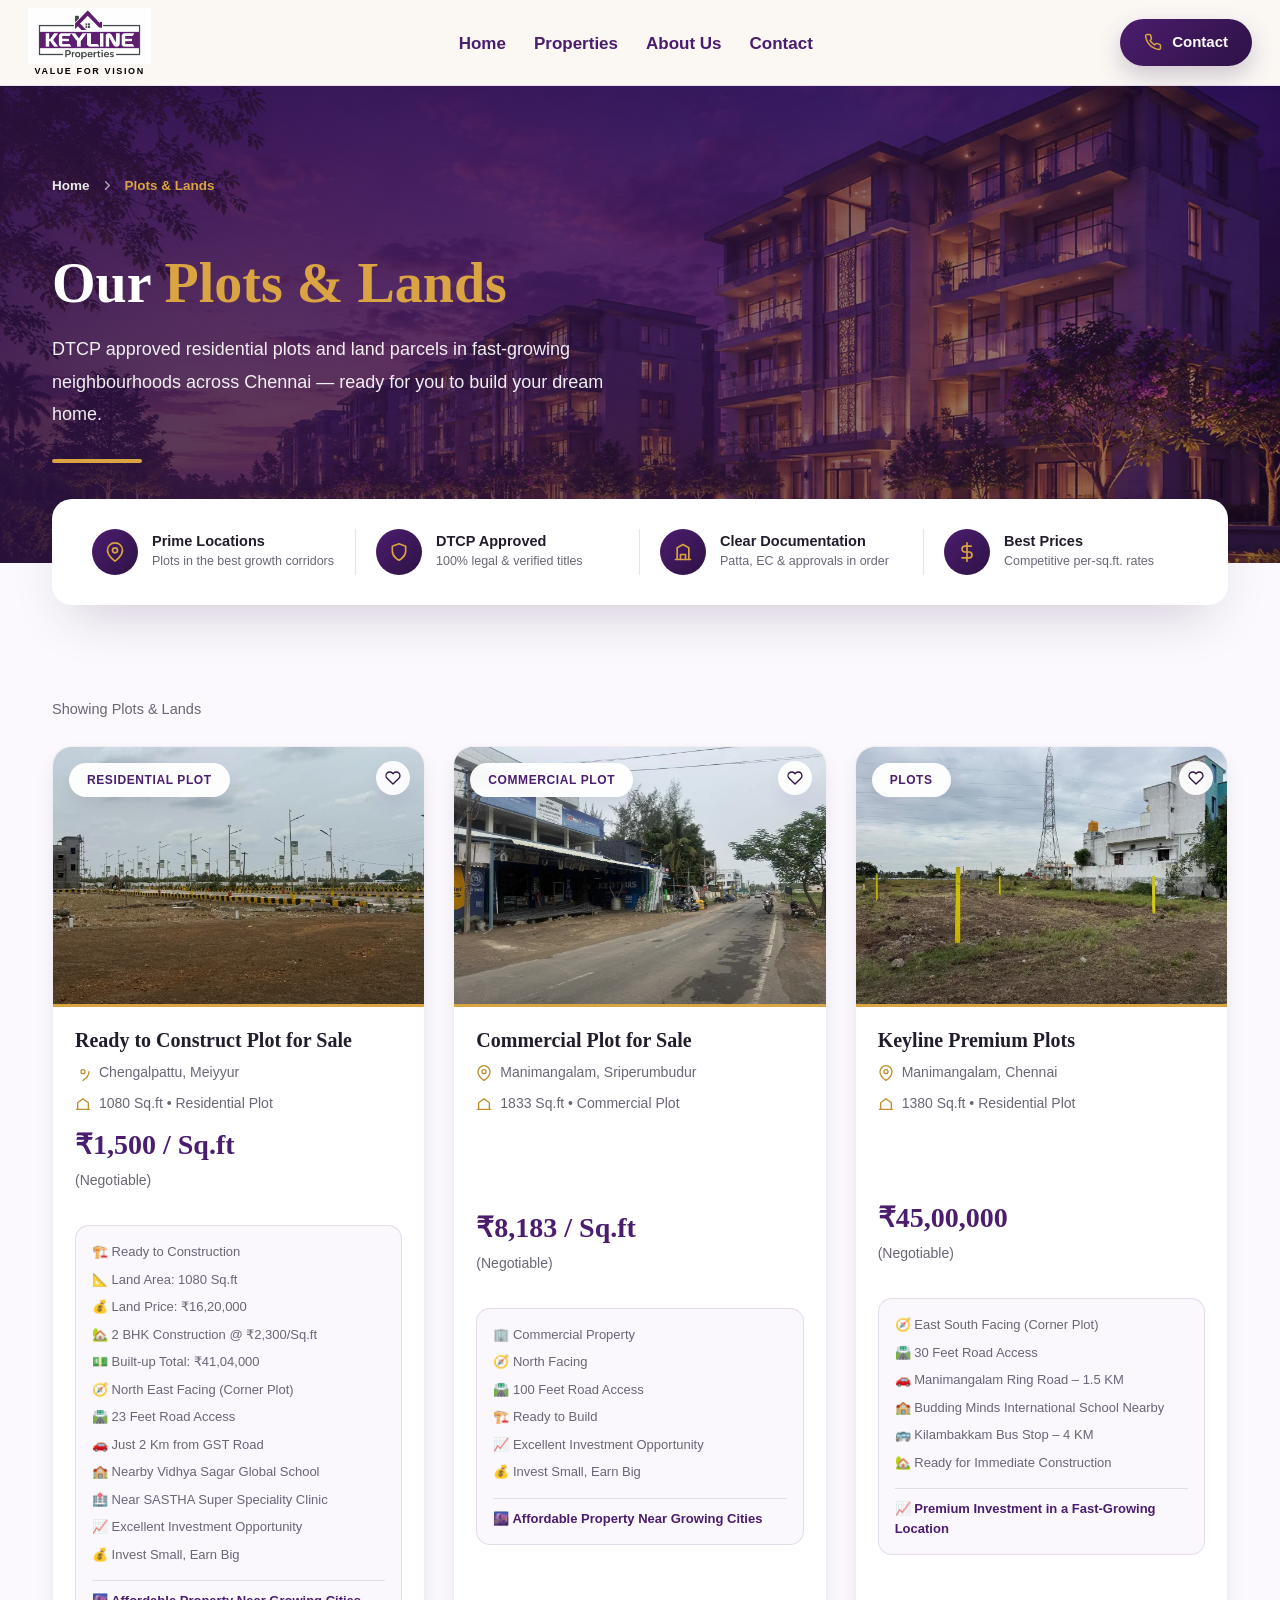
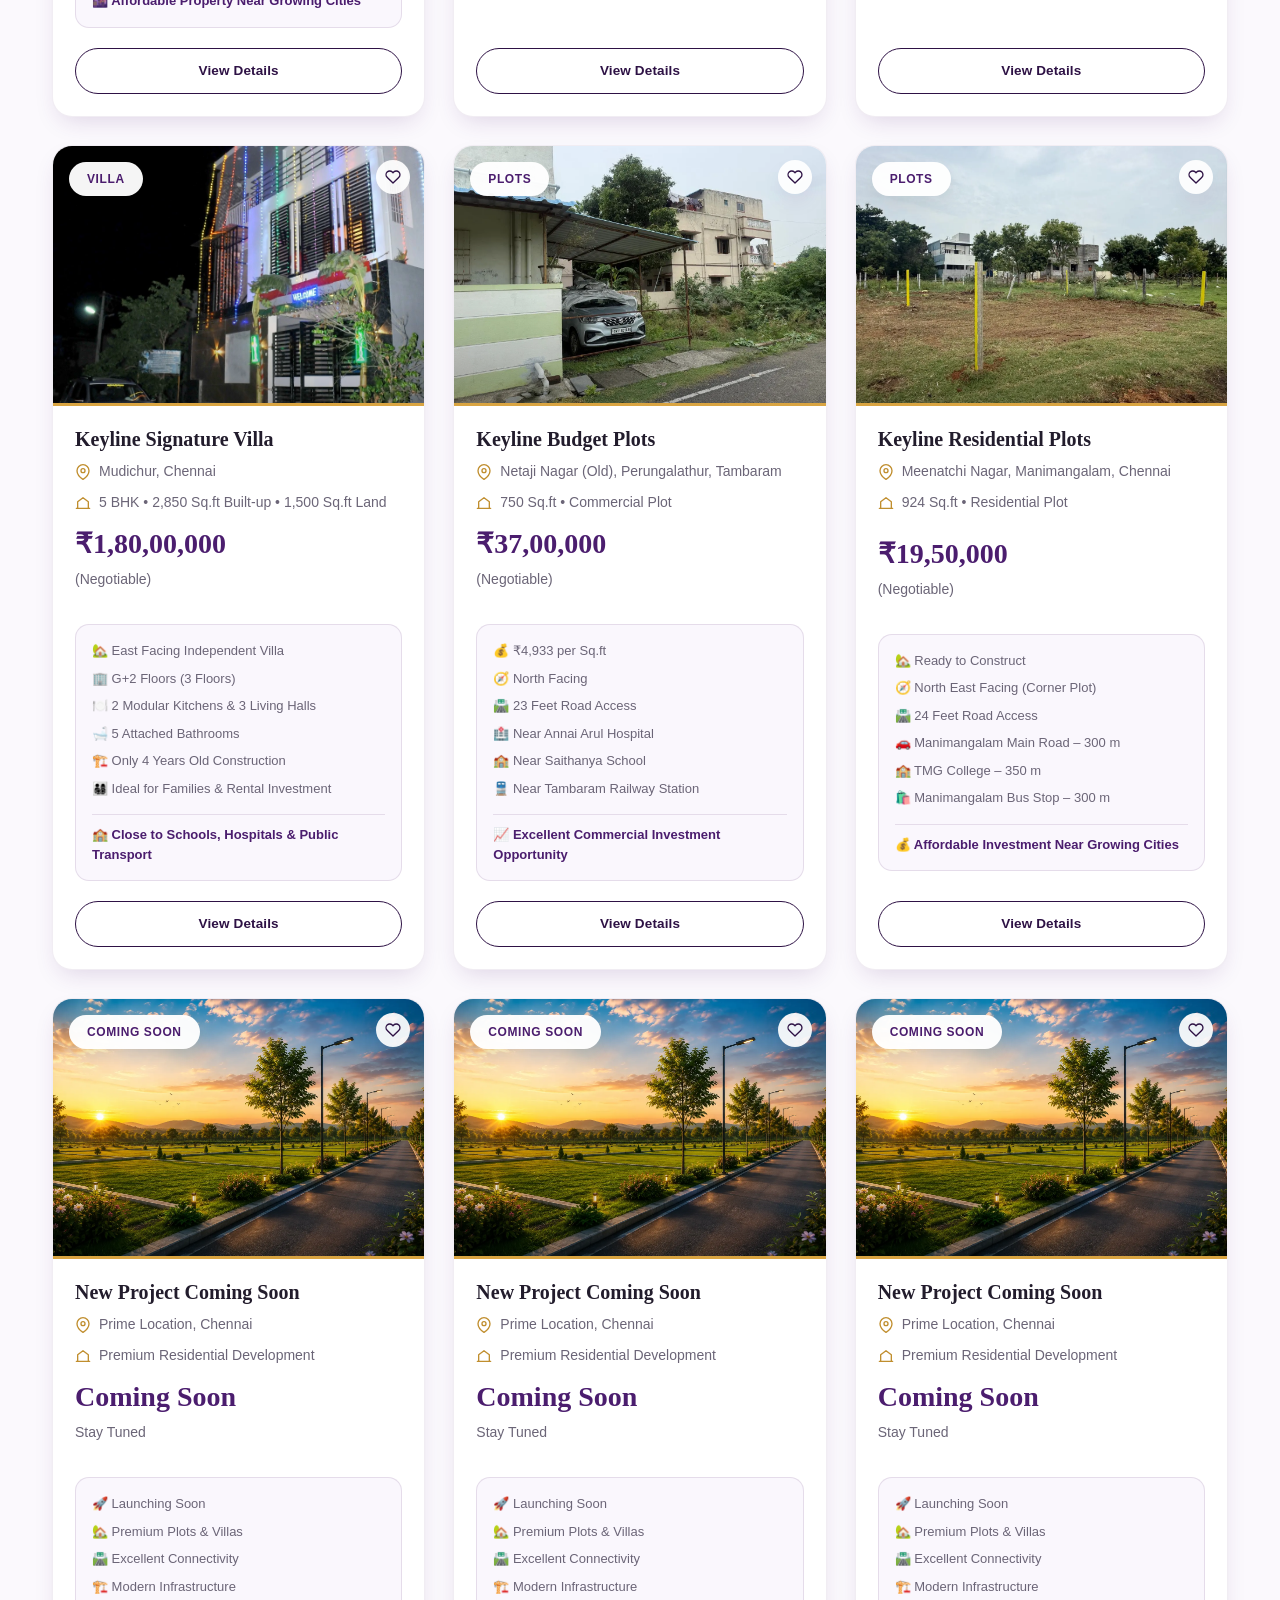
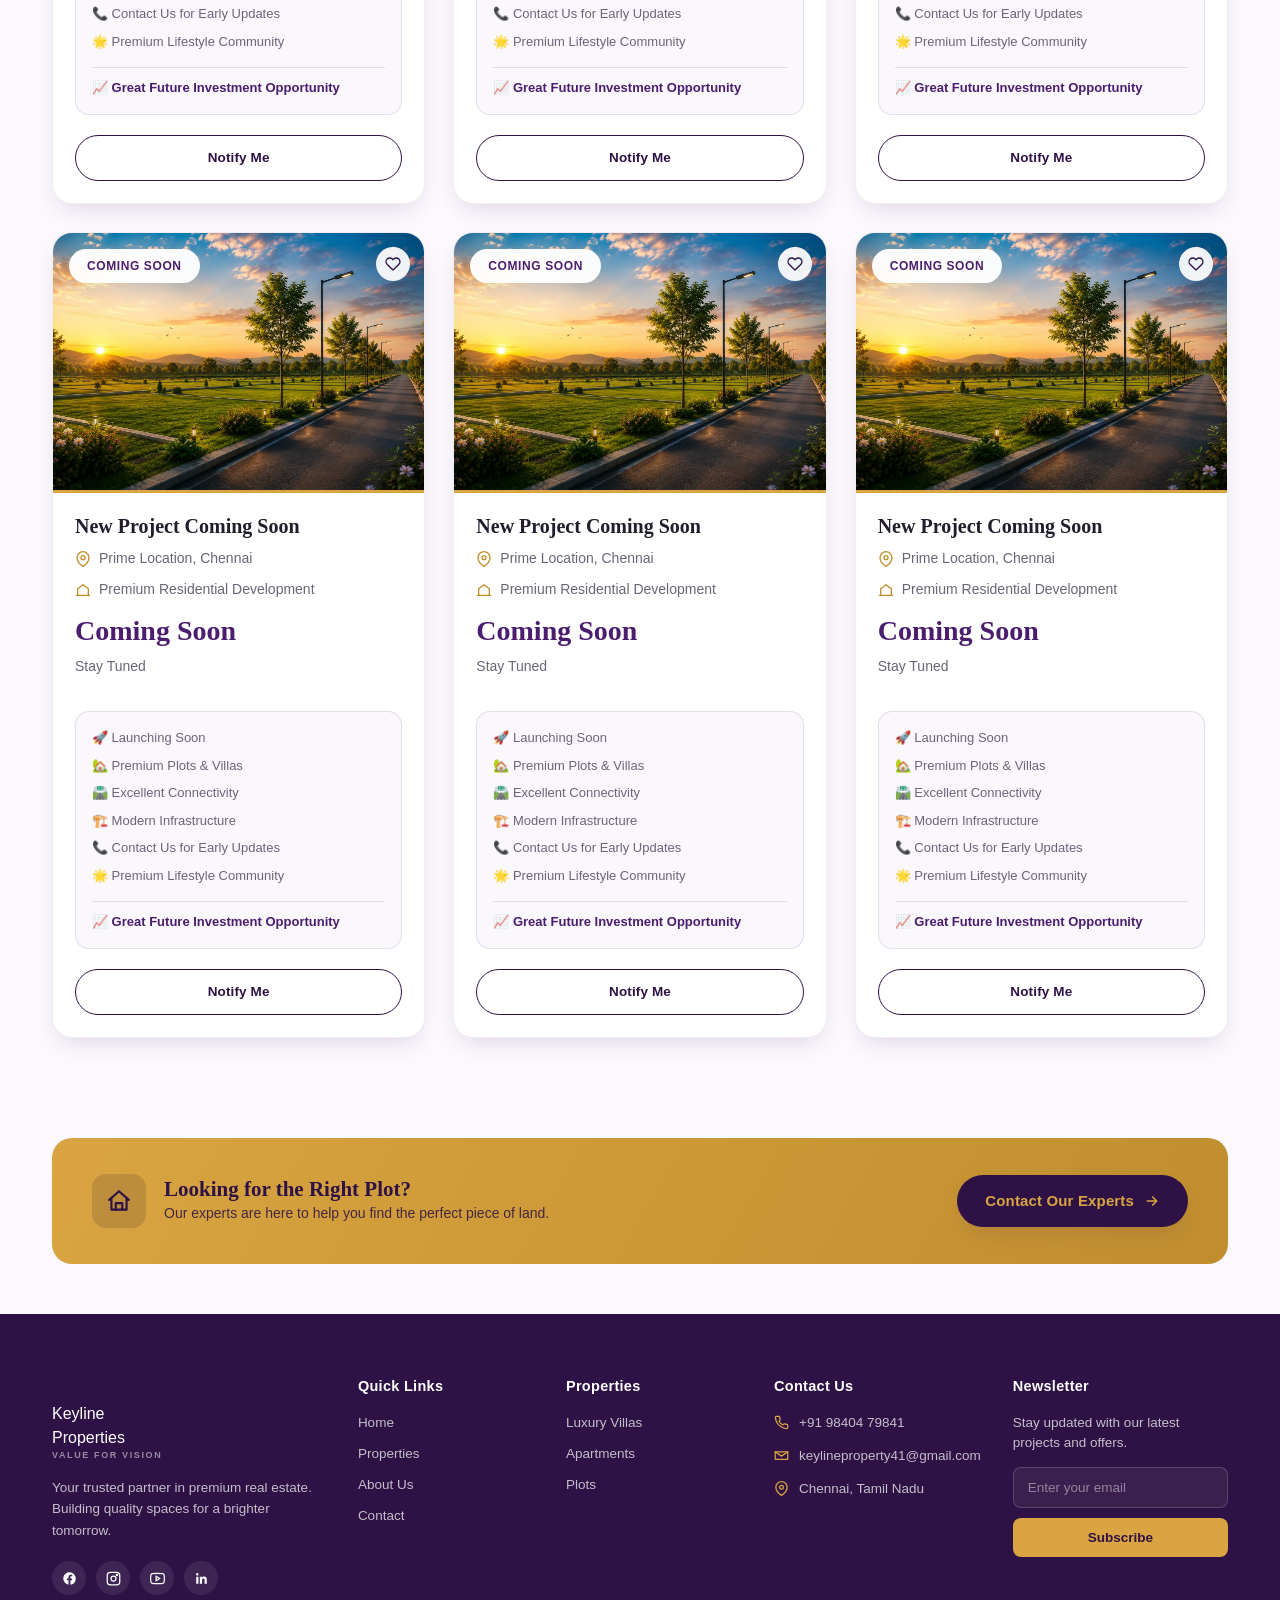
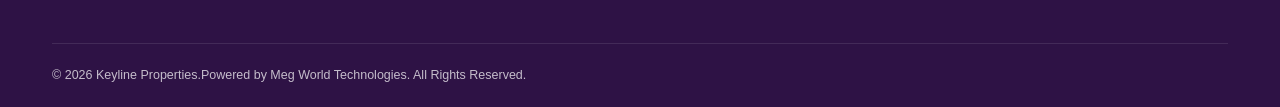
<file: plots.html>
<!DOCTYPE html>
<html lang="en">
<head>
<meta charset="UTF-8">
<meta name="viewport" content="width=device-width, initial-scale=1.0">
<title>Our Plots &amp; Lands | Keyline Properties</title>
<link rel="preconnect" href="https://fonts.googleapis.com">
<link href="https://fonts.googleapis.com/css2?family=Fraunces:opsz,wght@9..144,500;9..144,600;9..144,700&family=Manrope:wght@400;500;600;700;800&display=swap" rel="stylesheet">
<link rel="stylesheet" href="home.css">
<link rel="stylesheet" href="plots.css">
<link rel="icon" type="image/png" href="asset/key.webp" sizes="50x50">
</head>
<body>

<!-- ============ HEADER ============ -->
<header class="site-header">
  <div class="header-inner">
    <a href="index.html" class="brand">
      <img src="asset/logo.webp" alt="Keyline Properties" class="brand-logo">
      <div class="brand-content">
        <div class="brand-text-tag">Value for Vision</div>
      </div>
    </a>

    <!-- CSS-only mobile nav toggle (no JavaScript) -->
    <input type="checkbox" id="navCheck" class="nav-check">

    <nav class="main-nav" id="mainNav">
      <a href="index.html"class="active">Home</a>
      <a href="plots.html"class="active">Properties</a>
      <a href="about.html"class="active">About Us</a>
      <a href="contact.html"class="active">Contact</a>
    </nav>

    <div style="display:flex; align-items:center; gap:14px;">
      <a href="tel:+918939822222" class="header-cta">
        <svg viewBox="0 0 24 24" fill="none" stroke="currentColor" stroke-width="2" stroke-linecap="round" stroke-linejoin="round">
          <path d="M22 16.92v3a2 2 0 0 1-2.18 2 19.79 19.79 0 0 1-8.63-3.07 19.5 19.5 0 0 1-6-6 19.79 19.79 0 0 1-3.07-8.67A2 2 0 0 1 4.11 2h3a2 2 0 0 1 2 1.72c.127.96.361 1.903.7 2.81a2 2 0 0 1-.45 2.11L8.09 9.91a16 16 0 0 0 6 6l1.27-1.27a2 2 0 0 1 2.11-.45c.907.339 1.85.573 2.81.7A2 2 0 0 1 22 16.92z"/>
        </svg>
        <span>Contact</span>
      </a>
      <label for="navCheck" class="nav-toggle" aria-label="Toggle navigation">
        <span></span><span></span><span></span>
      </label>
    </div>
  </div>
</header>

<main>

  <!-- ============ PAGE HERO ============ -->
  <section class="page-hero">
    <div class="page-hero-overlay"></div>
    <div class="container">
      <div class="breadcrumb">
        <a href="index.html">Home</a>
        <svg viewBox="0 0 24 24" fill="none" stroke="currentColor" stroke-width="2.4" stroke-linecap="round" stroke-linejoin="round"><path d="M9 6l6 6-6 6"/></svg>
        <span class="current">Plots &amp; Lands</span>
      </div>

      <div class="page-hero-inner">
        <h1>Our <span class="accent">Plots &amp; Lands</span></h1>
        <p>
          DTCP approved residential plots and land parcels in fast-growing
          neighbourhoods across Chennai — ready for you to build your dream home.
        </p>
        <div class="rule"></div>
      </div>
    </div>
  </section>

  <div class="container">
    <div class="feature-strip">
      <div class="feature-item">
        <span class="why-icon"><svg viewBox="0 0 24 24" fill="none" stroke="currentColor" stroke-width="2" stroke-linecap="round" stroke-linejoin="round"><path d="M21 10c0 7-9 13-9 13s-9-6-9-13a9 9 0 0 1 18 0z"/><circle cx="12" cy="10" r="3"/></svg></span>
        <div><h4>Prime Locations</h4><p>Plots in the best growth corridors</p></div>
      </div>
      <div class="feature-item">
        <span class="why-icon"><svg viewBox="0 0 24 24" fill="none" stroke="currentColor" stroke-width="2" stroke-linecap="round" stroke-linejoin="round"><path d="M12 22s8-4 8-11V5l-8-3-8 3v6c0 7 8 11 8 11z"/></svg></span>
        <div><h4>DTCP Approved</h4><p>100% legal &amp; verified titles</p></div>
      </div>
      <div class="feature-item">
        <span class="why-icon"><svg viewBox="0 0 24 24" fill="none" stroke="currentColor" stroke-width="2" stroke-linecap="round" stroke-linejoin="round"><path d="M3 21h18"/><path d="M5 21V7l7-4 7 4v14"/><path d="M9 21v-6h6v6"/></svg></span>
        <div><h4>Clear Documentation</h4><p>Patta, EC &amp; approvals in order</p></div>
      </div>
      <div class="feature-item">
        <span class="why-icon"><svg viewBox="0 0 24 24" fill="none" stroke="currentColor" stroke-width="2" stroke-linecap="round" stroke-linejoin="round"><path d="M12 1v22"/><path d="M17 5H9.5a3.5 3.5 0 0 0 0 7h5a3.5 3.5 0 0 1 0 7H6"/></svg></span>
        <div><h4>Best Prices</h4><p>Competitive per-sq.ft. rates</p></div>
      </div>
    </div>
  </div>

  <!-- ============ LISTING (STATIC) ============ -->
  <section class="section-tight">
    <div class="container">

      <div class="listing-toolbar">
        <p class="results-count">Showing <strong></strong> Plots &amp; Lands</p>
      </div>

      <div class="property-grid">

        <!-- Property Card -->
<article class="property-card">

  <div class="property-media">

    <div class="ph-img">
      <img src="asset/plot-6.webp"
           alt="Residential Plot - Chengalpattu Meiyyur"
           class="property-image">
    </div>

    <span class="property-tag">Residential Plot</span>

    <button class="wishlist-btn"
            data-id="5"
            aria-label="Save to wishlist"
            type="button">

      <svg viewBox="0 0 24 24"
           fill="none"
           stroke="currentColor"
           stroke-width="2"
           stroke-linecap="round"
           stroke-linejoin="round">
        <path d="M20.8 4.6a5.5 5.5 0 0 0-7.8 0L12 5.6l-1-1a5.5 5.5 0 0 0-7.8 7.8l1 1L12 21l7.8-7.6 1-1a5.5 5.5 0 0 0 0-7.8z"/>
      </svg>

    </button>

  </div>

  <div class="property-body">

    <h3>Ready to Construct Plot for Sale</h3>

    <div class="property-loc">
      <svg viewBox="0 0 24 24"
           fill="none"
           stroke="currentColor"
           stroke-width="2"
           stroke-linecap="round"
           stroke-linejoin="round">
        <path d="M21 10c0 7-9 13-9 13-9-6-9-13a9 9 0 0 1 18 0z"/>
        <circle cx="12" cy="10" r="3"/>
      </svg>

      Chengalpattu, Meiyyur
    </div>

    <div class="property-meta">
      <svg viewBox="0 0 24 24"
           fill="none"
           stroke="currentColor"
           stroke-width="2"
           stroke-linecap="round"
           stroke-linejoin="round">
        <path d="M2 20h20"/>
        <path d="M4 20V10l8-6 8 6v10"/>
      </svg>

      1080 Sq.ft • Residential Plot
    </div>

    <div class="property-price">
      <strong>₹1,500 / Sq.ft</strong>
      <span>(Negotiable)</span>
    </div>

    <!-- Property Features -->
    <div class="property-features">

      <p>🏗️ Ready to Construction</p>

      <p>📐 Land Area: 1080 Sq.ft</p>

      <p>💰 Land Price: ₹16,20,000</p>

      <p>🏡 2 BHK Construction @ ₹2,300/Sq.ft</p>

      <p>💵 Built-up Total: ₹41,04,000</p>

      <p>🧭 North East Facing (Corner Plot)</p>

      <p>🛣️ 23 Feet Road Access</p>

      <p>🚗 Just 2 Km from GST Road</p>

      <p>🏫 Nearby Vidhya Sagar Global School</p>

      <p>🏥 Near SASTHA Super Speciality Clinic</p>

      <p>📈 Excellent Investment Opportunity</p>

      <p>💰 Invest Small, Earn Big</p>

      <p>🌆 Affordable Property Near Growing Cities</p>

    </div>

    <a href="plots.html" class="btn btn-outline">
      View Details
    </a>

  </div>

</article>

       <!-- Property Card -->
<article class="property-card">

  <div class="property-media">

    <div class="ph-img">
      <img src="asset/plot-5.webp"
           alt="Commercial Plot - Manimangalam"
           class="property-image">
    </div>

    <span class="property-tag">Commercial Plot</span>

    <button class="wishlist-btn"
            data-id="4"
            aria-label="Save to wishlist"
            type="button">

      <svg viewBox="0 0 24 24"
           fill="none"
           stroke="currentColor"
           stroke-width="2"
           stroke-linecap="round"
           stroke-linejoin="round">
        <path d="M20.8 4.6a5.5 5.5 0 0 0-7.8 0L12 5.6l-1-1a5.5 5.5 0 0 0-7.8 7.8l1 1L12 21l7.8-7.6 1-1a5.5 5.5 0 0 0 0-7.8z"/>
      </svg>

    </button>

  </div>

  <div class="property-body">

    <h3>Commercial Plot for Sale</h3>

    <div class="property-loc">
      <svg viewBox="0 0 24 24"
           fill="none"
           stroke="currentColor"
           stroke-width="2"
           stroke-linecap="round"
           stroke-linejoin="round">
        <path d="M21 10c0 7-9 13-9 13s-9-6-9-13a9 9 0 0 1 18 0z"/>
        <circle cx="12" cy="10" r="3"/>
      </svg>

      Manimangalam, Sriperumbudur
    </div>

    <div class="property-meta">
      <svg viewBox="0 0 24 24"
           fill="none"
           stroke="currentColor"
           stroke-width="2"
           stroke-linecap="round"
           stroke-linejoin="round">
        <path d="M2 20h20"/>
        <path d="M4 20V10l8-6 8 6v10"/>
      </svg>

      1833 Sq.ft • Commercial Plot
    </div>

    <div class="property-price">
      <strong>₹8,183 / Sq.ft</strong>
      <span>(Negotiable)</span>
    </div>

    <!-- Property Features -->
    <div class="property-features">

      <p>🏢 Commercial Property</p>

      <p>🧭 North Facing</p>

      <p>🛣️ 100 Feet Road Access</p>

      <p>🏗️ Ready to Build</p>

      <p>📈 Excellent Investment Opportunity</p>

      <p>💰 Invest Small, Earn Big</p>

      <p>🌆 Affordable Property Near Growing Cities</p>

    </div>

    <a href="plots.html" class="btn btn-outline">
      View Details
    </a>

  </div>

</article>
<!-- Property Card -->
<article class="property-card">

  <div class="property-media">

    <div class="ph-img">
      <img src="asset/plot-3.webp"
           alt="Keyline Premium Plots"
           class="property-image">
    </div>

    <span class="property-tag">Plots</span>

    <button class="wishlist-btn"
            data-id="9"
            aria-label="Save to wishlist"
            type="button">

      <svg viewBox="0 0 24 24"
           fill="none"
           stroke="currentColor"
           stroke-width="2"
           stroke-linecap="round"
           stroke-linejoin="round">
        <path d="M20.8 4.6a5.5 5.5 0 0 0-7.8 0L12 5.6l-1-1a5.5 5.5 0 0 0-7.8 7.8l1 1L12 21l7.8-7.6 1-1a5.5 5.5 0 0 0 0-7.8z"/>
      </svg>

    </button>

  </div>

  <div class="property-body">

    <h3>Keyline Premium Plots</h3>

    <div class="property-loc">
      <svg viewBox="0 0 24 24"
           fill="none"
           stroke="currentColor"
           stroke-width="2"
           stroke-linecap="round"
           stroke-linejoin="round">
        <path d="M21 10c0 7-9 13-9 13s-9-6-9-13a9 9 0 0 1 18 0z"/>
        <circle cx="12" cy="10" r="3"/>
      </svg>

      Manimangalam, Chennai
    </div>

    <div class="property-meta">
      <svg viewBox="0 0 24 24"
           fill="none"
           stroke="currentColor"
           stroke-width="2"
           stroke-linecap="round"
           stroke-linejoin="round">
        <path d="M2 20h20"/>
        <path d="M4 20V10l8-6 8 6v10"/>
      </svg>

      1380 Sq.ft • Residential Plot
    </div>

    <div class="property-price">
      <strong>₹45,00,000</strong>
      <span>(Negotiable)</span>
    </div>

    <!-- Property Features -->
    <div class="property-features">

      <p>🧭 East South Facing (Corner Plot)</p>

      <p>🛣️ 30 Feet Road Access</p>

      <p>🚗 Manimangalam Ring Road – 1.5 KM</p>

      <p>🏫 Budding Minds International School Nearby</p>

      <p>🚌 Kilambakkam Bus Stop – 4 KM</p>

      <p>🏡 Ready for Immediate Construction</p>

      <p>📈 Premium Investment in a Fast-Growing Location</p>

    </div>

    <a href="plots.html" class="btn btn-outline">
      View Details
    </a>

  </div>

</article>

        <!-- Property Card -->
<article class="property-card">

  <div class="property-media">

    <div class="ph-img">
      <img src="asset/plot-4.webp"
           alt="Keyline Signature Villa"
           class="property-image">
    </div>

    <span class="property-tag">Villa</span>

    <button class="wishlist-btn"
            data-id="12"
            aria-label="Save to wishlist"
            type="button">

      <svg viewBox="0 0 24 24"
           fill="none"
           stroke="currentColor"
           stroke-width="2"
           stroke-linecap="round"
           stroke-linejoin="round">
        <path d="M20.8 4.6a5.5 5.5 0 0 0-7.8 0L12 5.6l-1-1a5.5 5.5 0 0 0-7.8 7.8l1 1L12 21l7.8-7.6 1-1a5.5 5.5 0 0 0 0-7.8z"/>
      </svg>

    </button>

  </div>

  <div class="property-body">

    <h3>Keyline Signature Villa</h3>

    <div class="property-loc">
      <svg viewBox="0 0 24 24"
           fill="none"
           stroke="currentColor"
           stroke-width="2"
           stroke-linecap="round"
           stroke-linejoin="round">
        <path d="M21 10c0 7-9 13-9 13s-9-6-9-13a9 9 0 0 1 18 0z"/>
        <circle cx="12" cy="10" r="3"/>
      </svg>

      Mudichur, Chennai
    </div>

    <div class="property-meta">
      <svg viewBox="0 0 24 24"
           fill="none"
           stroke="currentColor"
           stroke-width="2"
           stroke-linecap="round"
           stroke-linejoin="round">
        <path d="M2 20h20"/>
        <path d="M4 20V10l8-6 8 6v10"/>
      </svg>

      5 BHK • 2,850 Sq.ft Built-up • 1,500 Sq.ft Land
    </div>

    <div class="property-price">
      <strong>₹1,80,00,000</strong>
      <span>(Negotiable)</span>
    </div>

    <!-- Property Features -->
    <div class="property-features">

      <p>🏡 East Facing Independent Villa</p>

      <p>🏢 G+2 Floors (3 Floors)</p>

      <p>🍽️ 2 Modular Kitchens &amp; 3 Living Halls</p>

      <p>🛁 5 Attached Bathrooms</p>

      <p>🏗️ Only 4 Years Old Construction</p>

      <p>👨‍👩‍👧‍👦 Ideal for Families &amp; Rental Investment</p>

      <p>🏫 Close to Schools, Hospitals &amp; Public Transport</p>

    </div>

    <a href="plots.html" class="btn btn-outline">
      View Details
    </a>

  </div>

</article>

        <!-- Property Card -->
<article class="property-card">

  <div class="property-media">

    <div class="ph-img">
      <img src="asset/plot-2.webp"
           alt="Keyline Budget Plots"
           class="property-image">
    </div>

    <span class="property-tag">Plots</span>

    <button class="wishlist-btn"
            data-id="6"
            aria-label="Save to wishlist"
            type="button">

      <svg viewBox="0 0 24 24"
           fill="none"
           stroke="currentColor"
           stroke-width="2"
           stroke-linecap="round"
           stroke-linejoin="round">
        <path d="M20.8 4.6a5.5 5.5 0 0 0-7.8 0L12 5.6l-1-1a5.5 5.5 0 0 0-7.8 7.8l1 1L12 21l7.8-7.6 1-1a5.5 5.5 0 0 0 0-7.8z"/>
      </svg>

    </button>

  </div>

  <div class="property-body">

    <h3>Keyline Budget Plots</h3>

    <div class="property-loc">
      <svg viewBox="0 0 24 24"
           fill="none"
           stroke="currentColor"
           stroke-width="2"
           stroke-linecap="round"
           stroke-linejoin="round">
        <path d="M21 10c0 7-9 13-9 13s-9-6-9-13a9 9 0 0 1 18 0z"/>
        <circle cx="12" cy="10" r="3"/>
      </svg>

      Netaji Nagar (Old), Perungalathur, Tambaram
    </div>

    <div class="property-meta">
      <svg viewBox="0 0 24 24"
           fill="none"
           stroke="currentColor"
           stroke-width="2"
           stroke-linecap="round"
           stroke-linejoin="round">
        <path d="M2 20h20"/>
        <path d="M4 20V10l8-6 8 6v10"/>
      </svg>

      750 Sq.ft • Commercial Plot
    </div>

    <div class="property-price">
      <strong>₹37,00,000</strong>
      <span>(Negotiable)</span>
    </div>

    <!-- Property Features -->
    <div class="property-features">

      <p>💰 ₹4,933 per Sq.ft</p>

      <p>🧭 North Facing</p>

      <p>🛣️ 23 Feet Road Access</p>

      <p>🏥 Near Annai Arul Hospital</p>

      <p>🏫 Near Saithanya School</p>

      <p>🚆 Near Tambaram Railway Station</p>

      <p>📈 Excellent Commercial Investment Opportunity</p>

    </div>

    <a href="plots.html" class="btn btn-outline">
      View Details
    </a>

  </div>

</article>

        <!-- Property Card -->
<article class="property-card">

  <div class="property-media">

    <div class="ph-img">
      <img src="asset/plot-1.webp"
           alt="Keyline Residential Plots"
           class="property-image">
    </div>

    <span class="property-tag">Plots</span>

    <button class="wishlist-btn"
            data-id="3"
            aria-label="Save to wishlist"
            type="button">

      <svg viewBox="0 0 24 24"
           fill="none"
           stroke="currentColor"
           stroke-width="2"
           stroke-linecap="round"
           stroke-linejoin="round">
        <path d="M20.8 4.6a5.5 5.5 0 0 0-7.8 0L12 5.6l-1-1a5.5 5.5 0 0 0-7.8 7.8l1 1L12 21l7.8-7.6 1-1a5.5 5.5 0 0 0 0-7.8z"/>
      </svg>

    </button>

  </div>

  <div class="property-body">

    <h3>Keyline Residential Plots</h3>

    <div class="property-loc">
      <svg viewBox="0 0 24 24"
           fill="none"
           stroke="currentColor"
           stroke-width="2"
           stroke-linecap="round"
           stroke-linejoin="round">
        <path d="M21 10c0 7-9 13-9 13s-9-6-9-13a9 9 0 0 1 18 0z"/>
        <circle cx="12" cy="10" r="3"/>
      </svg>

      Meenatchi Nagar, Manimangalam, Chennai
    </div>

    <div class="property-meta">
      <svg viewBox="0 0 24 24"
           fill="none"
           stroke="currentColor"
           stroke-width="2"
           stroke-linecap="round"
           stroke-linejoin="round">
        <path d="M2 20h20"/>
        <path d="M4 20V10l8-6 8 6v10"/>
      </svg>

      924 Sq.ft • Residential Plot
    </div>

    <div class="property-price">
      <strong>₹19,50,000</strong>
      <span>(Negotiable)</span>
    </div>

    <!-- Property Features -->
    <div class="property-features">

      <p>🏡 Ready to Construct</p>

      <p>🧭 North East Facing (Corner Plot)</p>

      <p>🛣️ 24 Feet Road Access</p>

      <p>🚗 Manimangalam Main Road – 300 m</p>

      <p>🏫 TMG College – 350 m</p>

      <p>🛍️ Manimangalam Bus Stop – 300 m</p>

      <p>💰 Affordable Investment Near Growing Cities</p>

    </div>

    <a href="plots.html" class="btn btn-outline">
      View Details
    </a>

  </div>

</article>

                 <!-- Property Card -->
<article class="property-card">

  <div class="property-media">

    <div class="ph-img">
      <img src="asset/comingsoon2.webp"
           alt="Coming Soon Project"
           class="property-image">
    </div>

    <span class="property-tag">Coming Soon</span>

    <button class="wishlist-btn"
            data-id="18"
            aria-label="Save to wishlist"
            type="button">

      <svg viewBox="0 0 24 24"
           fill="none"
           stroke="currentColor"
           stroke-width="2"
           stroke-linecap="round"
           stroke-linejoin="round">
        <path d="M20.8 4.6a5.5 5.5 0 0 0-7.8 0L12 5.6l-1-1a5.5 5.5 0 0 0-7.8 7.8l1 1L12 21l7.8-7.6 1-1a5.5 5.5 0 0 0 0-7.8z"/>
      </svg>

    </button>

  </div>

  <div class="property-body">

    <h3>New Project Coming Soon</h3>

    <div class="property-loc">
      <svg viewBox="0 0 24 24"
           fill="none"
           stroke="currentColor"
           stroke-width="2"
           stroke-linecap="round"
           stroke-linejoin="round">
        <path d="M21 10c0 7-9 13-9 13s-9-6-9-13a9 9 0 0 1 18 0z"/>
        <circle cx="12" cy="10" r="3"/>
      </svg>

      Prime Location, Chennai
    </div>

    <div class="property-meta">
      <svg viewBox="0 0 24 24"
           fill="none"
           stroke="currentColor"
           stroke-width="2"
           stroke-linecap="round"
           stroke-linejoin="round">
        <path d="M2 20h20"/>
        <path d="M4 20V10l8-6 8 6v10"/>
      </svg>

      Premium Residential Development
    </div>

    <div class="property-price">
      <strong>Coming Soon</strong>
      <span>Stay Tuned</span>
    </div>

    <!-- Property Features -->
    <div class="property-features">

      <p>🚀 Launching Soon</p>

      <p>🏡 Premium Plots &amp; Villas</p>

      <p>🛣️ Excellent Connectivity</p>

      <p>🏗️ Modern Infrastructure</p>

      <p>📞 Contact Us for Early Updates</p>

      <p>🌟 Premium Lifestyle Community</p>

      <p>📈 Great Future Investment Opportunity</p>

    </div>

    <a href="contact.html" class="btn btn-outline">
      Notify Me
    </a>

  </div>

</article>

                <!-- Property Card -->
<article class="property-card">

  <div class="property-media">

    <div class="ph-img">
      <img src="asset/comingsoon2.webp"
           alt="Coming Soon Project"
           class="property-image">
    </div>

    <span class="property-tag">Coming Soon</span>

    <button class="wishlist-btn"
            data-id="18"
            aria-label="Save to wishlist"
            type="button">

      <svg viewBox="0 0 24 24"
           fill="none"
           stroke="currentColor"
           stroke-width="2"
           stroke-linecap="round"
           stroke-linejoin="round">
        <path d="M20.8 4.6a5.5 5.5 0 0 0-7.8 0L12 5.6l-1-1a5.5 5.5 0 0 0-7.8 7.8l1 1L12 21l7.8-7.6 1-1a5.5 5.5 0 0 0 0-7.8z"/>
      </svg>

    </button>

  </div>

  <div class="property-body">

    <h3>New Project Coming Soon</h3>

    <div class="property-loc">
      <svg viewBox="0 0 24 24"
           fill="none"
           stroke="currentColor"
           stroke-width="2"
           stroke-linecap="round"
           stroke-linejoin="round">
        <path d="M21 10c0 7-9 13-9 13s-9-6-9-13a9 9 0 0 1 18 0z"/>
        <circle cx="12" cy="10" r="3"/>
      </svg>

      Prime Location, Chennai
    </div>

    <div class="property-meta">
      <svg viewBox="0 0 24 24"
           fill="none"
           stroke="currentColor"
           stroke-width="2"
           stroke-linecap="round"
           stroke-linejoin="round">
        <path d="M2 20h20"/>
        <path d="M4 20V10l8-6 8 6v10"/>
      </svg>

      Premium Residential Development
    </div>

    <div class="property-price">
      <strong>Coming Soon</strong>
      <span>Stay Tuned</span>
    </div>

    <!-- Property Features -->
    <div class="property-features">

      <p>🚀 Launching Soon</p>

      <p>🏡 Premium Plots &amp; Villas</p>

      <p>🛣️ Excellent Connectivity</p>

      <p>🏗️ Modern Infrastructure</p>

      <p>📞 Contact Us for Early Updates</p>

      <p>🌟 Premium Lifestyle Community</p>

      <p>📈 Great Future Investment Opportunity</p>

    </div>

    <a href="contact.html" class="btn btn-outline">
      Notify Me
    </a>

  </div>

</article>

               <!-- Property Card -->
<article class="property-card">

  <div class="property-media">

    <div class="ph-img">
      <img src="asset/comingsoon2.webp"
           alt="Coming Soon Project"
           class="property-image">
    </div>

    <span class="property-tag">Coming Soon</span>

    <button class="wishlist-btn"
            data-id="18"
            aria-label="Save to wishlist"
            type="button">

      <svg viewBox="0 0 24 24"
           fill="none"
           stroke="currentColor"
           stroke-width="2"
           stroke-linecap="round"
           stroke-linejoin="round">
        <path d="M20.8 4.6a5.5 5.5 0 0 0-7.8 0L12 5.6l-1-1a5.5 5.5 0 0 0-7.8 7.8l1 1L12 21l7.8-7.6 1-1a5.5 5.5 0 0 0 0-7.8z"/>
      </svg>

    </button>

  </div>

  <div class="property-body">

    <h3>New Project Coming Soon</h3>

    <div class="property-loc">
      <svg viewBox="0 0 24 24"
           fill="none"
           stroke="currentColor"
           stroke-width="2"
           stroke-linecap="round"
           stroke-linejoin="round">
        <path d="M21 10c0 7-9 13-9 13s-9-6-9-13a9 9 0 0 1 18 0z"/>
        <circle cx="12" cy="10" r="3"/>
      </svg>

      Prime Location, Chennai
    </div>

    <div class="property-meta">
      <svg viewBox="0 0 24 24"
           fill="none"
           stroke="currentColor"
           stroke-width="2"
           stroke-linecap="round"
           stroke-linejoin="round">
        <path d="M2 20h20"/>
        <path d="M4 20V10l8-6 8 6v10"/>
      </svg>

      Premium Residential Development
    </div>

    <div class="property-price">
      <strong>Coming Soon</strong>
      <span>Stay Tuned</span>
    </div>

    <!-- Property Features -->
    <div class="property-features">

      <p>🚀 Launching Soon</p>

      <p>🏡 Premium Plots &amp; Villas</p>

      <p>🛣️ Excellent Connectivity</p>

      <p>🏗️ Modern Infrastructure</p>

      <p>📞 Contact Us for Early Updates</p>

      <p>🌟 Premium Lifestyle Community</p>

      <p>📈 Great Future Investment Opportunity</p>

    </div>

    <a href="contact.html" class="btn btn-outline">
      Notify Me
    </a>

  </div>

</article>

        <!-- 10 -->
                <!-- Property Card -->
<article class="property-card">

  <div class="property-media">

    <div class="ph-img">
      <img src="asset/comingsoon2.webp"
           alt="Coming Soon Project"
           class="property-image">
    </div>

    <span class="property-tag">Coming Soon</span>

    <button class="wishlist-btn"
            data-id="18"
            aria-label="Save to wishlist"
            type="button">

      <svg viewBox="0 0 24 24"
           fill="none"
           stroke="currentColor"
           stroke-width="2"
           stroke-linecap="round"
           stroke-linejoin="round">
        <path d="M20.8 4.6a5.5 5.5 0 0 0-7.8 0L12 5.6l-1-1a5.5 5.5 0 0 0-7.8 7.8l1 1L12 21l7.8-7.6 1-1a5.5 5.5 0 0 0 0-7.8z"/>
      </svg>

    </button>

  </div>

  <div class="property-body">

    <h3>New Project Coming Soon</h3>

    <div class="property-loc">
      <svg viewBox="0 0 24 24"
           fill="none"
           stroke="currentColor"
           stroke-width="2"
           stroke-linecap="round"
           stroke-linejoin="round">
        <path d="M21 10c0 7-9 13-9 13s-9-6-9-13a9 9 0 0 1 18 0z"/>
        <circle cx="12" cy="10" r="3"/>
      </svg>

      Prime Location, Chennai
    </div>

    <div class="property-meta">
      <svg viewBox="0 0 24 24"
           fill="none"
           stroke="currentColor"
           stroke-width="2"
           stroke-linecap="round"
           stroke-linejoin="round">
        <path d="M2 20h20"/>
        <path d="M4 20V10l8-6 8 6v10"/>
      </svg>

      Premium Residential Development
    </div>

    <div class="property-price">
      <strong>Coming Soon</strong>
      <span>Stay Tuned</span>
    </div>

    <!-- Property Features -->
    <div class="property-features">

      <p>🚀 Launching Soon</p>

      <p>🏡 Premium Plots &amp; Villas</p>

      <p>🛣️ Excellent Connectivity</p>

      <p>🏗️ Modern Infrastructure</p>

      <p>📞 Contact Us for Early Updates</p>

      <p>🌟 Premium Lifestyle Community</p>

      <p>📈 Great Future Investment Opportunity</p>

    </div>

    <a href="contact.html" class="btn btn-outline">
      Notify Me
    </a>

  </div>

</article>

        <!-- 11 -->
                <!-- Property Card -->
<article class="property-card">

  <div class="property-media">

    <div class="ph-img">
      <img src="asset/comingsoon2.webp"
           alt="Coming Soon Project"
           class="property-image">
    </div>

    <span class="property-tag">Coming Soon</span>

    <button class="wishlist-btn"
            data-id="18"
            aria-label="Save to wishlist"
            type="button">

      <svg viewBox="0 0 24 24"
           fill="none"
           stroke="currentColor"
           stroke-width="2"
           stroke-linecap="round"
           stroke-linejoin="round">
        <path d="M20.8 4.6a5.5 5.5 0 0 0-7.8 0L12 5.6l-1-1a5.5 5.5 0 0 0-7.8 7.8l1 1L12 21l7.8-7.6 1-1a5.5 5.5 0 0 0 0-7.8z"/>
      </svg>

    </button>

  </div>

  <div class="property-body">

    <h3>New Project Coming Soon</h3>

    <div class="property-loc">
      <svg viewBox="0 0 24 24"
           fill="none"
           stroke="currentColor"
           stroke-width="2"
           stroke-linecap="round"
           stroke-linejoin="round">
        <path d="M21 10c0 7-9 13-9 13s-9-6-9-13a9 9 0 0 1 18 0z"/>
        <circle cx="12" cy="10" r="3"/>
      </svg>

      Prime Location, Chennai
    </div>

    <div class="property-meta">
      <svg viewBox="0 0 24 24"
           fill="none"
           stroke="currentColor"
           stroke-width="2"
           stroke-linecap="round"
           stroke-linejoin="round">
        <path d="M2 20h20"/>
        <path d="M4 20V10l8-6 8 6v10"/>
      </svg>

      Premium Residential Development
    </div>

    <div class="property-price">
      <strong>Coming Soon</strong>
      <span>Stay Tuned</span>
    </div>

    <!-- Property Features -->
    <div class="property-features">

      <p>🚀 Launching Soon</p>

      <p>🏡 Premium Plots &amp; Villas</p>

      <p>🛣️ Excellent Connectivity</p>

      <p>🏗️ Modern Infrastructure</p>

      <p>📞 Contact Us for Early Updates</p>

      <p>🌟 Premium Lifestyle Community</p>

      <p>📈 Great Future Investment Opportunity</p>

    </div>

    <a href="contact.html" class="btn btn-outline">
      Notify Me
    </a>

  </div>

</article>

        <!-- 12: featured plot with extra details -->
                <!-- Property Card -->
<article class="property-card">

  <div class="property-media">

    <div class="ph-img">
      <img src="asset/comingsoon2.webp"
           alt="Coming Soon Project"
           class="property-image">
    </div>

    <span class="property-tag">Coming Soon</span>

    <button class="wishlist-btn"
            data-id="18"
            aria-label="Save to wishlist"
            type="button">

      <svg viewBox="0 0 24 24"
           fill="none"
           stroke="currentColor"
           stroke-width="2"
           stroke-linecap="round"
           stroke-linejoin="round">
        <path d="M20.8 4.6a5.5 5.5 0 0 0-7.8 0L12 5.6l-1-1a5.5 5.5 0 0 0-7.8 7.8l1 1L12 21l7.8-7.6 1-1a5.5 5.5 0 0 0 0-7.8z"/>
      </svg>

    </button>

  </div>

  <div class="property-body">

    <h3>New Project Coming Soon</h3>

    <div class="property-loc">
      <svg viewBox="0 0 24 24"
           fill="none"
           stroke="currentColor"
           stroke-width="2"
           stroke-linecap="round"
           stroke-linejoin="round">
        <path d="M21 10c0 7-9 13-9 13s-9-6-9-13a9 9 0 0 1 18 0z"/>
        <circle cx="12" cy="10" r="3"/>
      </svg>

      Prime Location, Chennai
    </div>

    <div class="property-meta">
      <svg viewBox="0 0 24 24"
           fill="none"
           stroke="currentColor"
           stroke-width="2"
           stroke-linecap="round"
           stroke-linejoin="round">
        <path d="M2 20h20"/>
        <path d="M4 20V10l8-6 8 6v10"/>
      </svg>

      Premium Residential Development
    </div>

    <div class="property-price">
      <strong>Coming Soon</strong>
      <span>Stay Tuned</span>
    </div>

    <!-- Property Features -->
    <div class="property-features">

      <p>🚀 Launching Soon</p>

      <p>🏡 Premium Plots &amp; Villas</p>

      <p>🛣️ Excellent Connectivity</p>

      <p>🏗️ Modern Infrastructure</p>

      <p>📞 Contact Us for Early Updates</p>

      <p>🌟 Premium Lifestyle Community</p>

      <p>📈 Great Future Investment Opportunity</p>

    </div>

    <a href="contact.html" class="btn btn-outline">
      Notify Me
    </a>

  </div>

</article>

      </div>
    </div>
  </section>

  <!-- ============ CTA BANNER ============ -->
  <section class="section-tight">
    <div class="container">
      <div class="cta-banner">
        <div class="cta-left">
          <span class="cta-icon"><svg viewBox="0 0 24 24" fill="none" stroke="currentColor" stroke-width="2" stroke-linecap="round" stroke-linejoin="round"><path d="M3 11l9-8 9 8"/><path d="M5 10v10h14V10"/><path d="M9 20v-6h6v6"/></svg></span>
          <div>
            <h3>Looking for the Right Plot?</h3>
            <p>Our experts are here to help you find the perfect piece of land.</p>
          </div>
        </div>
        <a href="contact.html" class="btn btn-amber">Contact Our Experts
          <svg viewBox="0 0 24 24" fill="none" stroke="currentColor" stroke-width="2.4" stroke-linecap="round" stroke-linejoin="round"><path d="M5 12h14M13 6l6 6-6 6"/></svg>
        </a>
      </div>
    </div>
  </section>

</main>
<!-- ============ FOOTER ============ -->
<footer class="site-footer">
  <div class="container">
    <div class="footer-grid">
      <div class="footer-brand">
        <a href="index.html" class="brand">
          <span class="brand-mark">
            <svg viewBox="0 0 24 24" fill="none" stroke="currentColor" stroke-width="2" stroke-linecap="round" stroke-linejoin="round"><path d="M3 11l9-8 9 8"/><path d="M5 10v10h14V10"/><path d="M9 20v-6h6v6"/></svg>
          </span>
          <span>
            <span class="brand-text-name">Keyline<br>Properties</span>
            <div class="brand-text-tag">Value for Vision</div>
          </span>
        </a>
        <p>Your trusted partner in premium real estate. Building quality spaces for a brighter tomorrow.</p>
        <div class="social-row">
          <a href="#" aria-label="Facebook"><svg viewBox="0 0 24 24" fill="currentColor"><path d="M22 12a10 10 0 1 0-11.6 9.87v-6.98H7.9V12h2.5V9.8c0-2.47 1.47-3.84 3.72-3.84 1.08 0 2.2.19 2.2.19v2.43h-1.24c-1.22 0-1.6.76-1.6 1.54V12h2.72l-.44 2.89h-2.28v6.98A10 10 0 0 0 22 12z"/></svg></a>
          <a href="#" aria-label="Instagram"><svg viewBox="0 0 24 24" fill="none" stroke="currentColor" stroke-width="2"><rect x="2" y="2" width="20" height="20" rx="5"/><circle cx="12" cy="12" r="4"/><circle cx="17.5" cy="6.5" r="1"/></svg></a>
          <a href="#" aria-label="YouTube"><svg viewBox="0 0 24 24" fill="none" stroke="currentColor" stroke-width="2"><path d="M22.5 6.2a2.8 2.8 0 0 0-2-2C18.9 3.7 12 3.7 12 3.7s-6.9 0-8.5.5a2.8 2.8 0 0 0-2 2A29 29 0 0 0 1 12a29 29 0 0 0 .5 5.8 2.8 2.8 0 0 0 2 2c1.6.5 8.5.5 8.5.5s6.9 0 8.5-.5a2.8 2.8 0 0 0 2-2A29 29 0 0 0 23 12a29 29 0 0 0-.5-5.8z"/><polygon points="9.8 15.5 15.5 12 9.8 8.5"/></svg></a>
          <a href="#" aria-label="LinkedIn"><svg viewBox="0 0 24 24" fill="currentColor"><path d="M20.45 20.45h-3.55v-5.57c0-1.33-.03-3.04-1.85-3.04-1.86 0-2.14 1.45-2.14 2.94v5.67H9.36V9h3.41v1.56h.05c.47-.9 1.63-1.85 3.36-1.85 3.6 0 4.27 2.37 4.27 5.45v6.29zM5.34 7.43a2.06 2.06 0 1 1 0-4.12 2.06 2.06 0 0 1 0 4.12zM7.12 20.45H3.56V9h3.56v11.45z"/></svg></a>
        </div>
      </div>

      <div class="footer-col">
        <h4>Quick Links</h4>
        <ul>
          <li><a href="index.html">Home</a></li>
          <li><a href="plots.html">Properties</a></li>
          <li><a href="about.html">About Us</a></li>
          <li><a href="contact.html">Contact</a></li>
        </ul>
      </div>

      <div class="footer-col">
        <h4>Properties</h4>
        <ul>
          <li><a href="plots.html">Luxury Villas</a></li>
          <li><a href="plots.html">Apartments</a></li>
          <li><a href="plots.html">Plots</a></li>
        </ul>
      </div>

      <div class="footer-col">
        <h4>Contact Us</h4>
        <div class="contact-line">
          <svg viewBox="0 0 24 24" fill="none" stroke="currentColor" stroke-width="2" stroke-linecap="round" stroke-linejoin="round"><path d="M22 16.92v3a2 2 0 0 1-2.18 2 19.79 19.79 0 0 1-8.63-3.07 19.5 19.5 0 0 1-6-6 19.79 19.79 0 0 1-3.07-8.67A2 2 0 0 1 4.11 2h3a2 2 0 0 1 2 1.72c.127.96.361 1.903.7 2.81a2 2 0 0 1-.45 2.11L8.09 9.91a16 16 0 0 0 6 6l1.27-1.27a2 2 0 0 1 2.11-.45c.907.339 1.85.573 2.81.7A2 2 0 0 1 22 16.92z"/></svg>
          <span>+91 98404 79841</span>
        </div>
        <div class="contact-line">
          <svg viewBox="0 0 24 24" fill="none" stroke="currentColor" stroke-width="2" stroke-linecap="round" stroke-linejoin="round"><path d="M4 4h16v16H4z" opacity="0"/><path d="M22 6 12 13 2 6"/><path d="M2 6h20v12H2z"/></svg>
          <span>keylineproperty41@gmail.com</span>
        </div>
        <div class="contact-line">
          <svg viewBox="0 0 24 24" fill="none" stroke="currentColor" stroke-width="2" stroke-linecap="round" stroke-linejoin="round"><path d="M21 10c0 7-9 13-9 13s-9-6-9-13a9 9 0 0 1 18 0z"/><circle cx="12" cy="10" r="3"/></svg>
          <span>Chennai, Tamil Nadu</span>
        </div>
      </div>

      <div class="footer-col">
        <h4>Newsletter</h4>
        <p style="font-size:13.5px; margin-bottom:14px;">Stay updated with our latest projects and offers.</p>
        <form class="newsletter-form" id="newsletterForm">
          <input type="email" placeholder="Enter your email" required>
          <button type="submit">Subscribe</button>
          <span class="form-msg" id="newsletterMsg"></span>
        </form>
      </div>
    </div>

    <div class="footer-bottom">
      <span>&copy; 2026 Keyline Properties.Powered by Meg World Technologies. All Rights Reserved.</span>

    </div>
  </div>
</footer>
<button class="to-top" id="toTopBtn" aria-label="Back to top">
  <svg viewBox="0 0 24 24" fill="none" stroke="currentColor" stroke-width="2.4" stroke-linecap="round" stroke-linejoin="round"><path d="M12 19V5M5 12l7-7 7 7"/></svg>
</button>

<script src="plots.js"></script>
</body>
</html>
</file>
<file: home.css>
/* ===========================================================
   Keyline Properties — Home Page Styles
   Palette: Royal Plum #4B1F63, Deep Plum #2E1240, Amber #D9A441,
            Ivory #FBF8F3, Ink #1D1626, Slate #6B6577
   Type: 'Fraunces' (display serif) + 'Manrope' (body/UI)
=========================================================== */

:root {

  /* ===== Keyline Purple Theme ===== */
  --plum: #4b1d6e;
  --plum-dark: #3d1660;
  --plum-darker: #2e1245;

  --amber: #d9a441;
  --amber-dark: #c08e2e;

  --ivory: #fbf9fd;
  --ivory-2: #f3edf9;

  --ink: #221c2c;
  --slate: #6b6577;

  --line: #e7e1f0;
  --white: #ffffff;

  /* Extra theme colors */
  --purple-600: #5c2687;
  --purple-tint: #f3edf9;
  --purple-tint-2: #ece3f6;
  --gray-400: #a29cb0;

  /* Typography */
  --font-display: "Playfair Display", serif;
  --font-body: "Poppins", sans-serif;

  /* Radius */
  --radius-sm: 10px;
  --radius-md: 14px;
  --radius-lg: 20px;

  /* Shadows */
  --shadow-sm: 0 10px 25px -8px rgba(75,29,110,.18);
  --shadow-md: 0 20px 45px -20px rgba(46,18,69,.18);
  --shadow-lg: 0 25px 55px -20px rgba(46,18,69,.22);

}

* { margin: 0; padding: 0; box-sizing: border-box; }

html { scroll-behavior: smooth; }

body {
  font-family: var(--font-body);
  color: var(--ink);
  background: var(--ivory);
  line-height: 1.5;
  overflow-x: hidden;
}

img { max-width: 100%; display: block; }

a { text-decoration: none; color: inherit; }

ul { list-style: none; }

button { font-family: inherit; cursor: pointer; border: none; background: none; }

.container {
  width: 100%;
  max-width: 1240px;
  margin: 0 auto;
  padding: 0 32px;
}

.eyebrow {
  display: inline-flex;
  align-items: center;
  gap: 8px;
  font-family: var(--font-body);
  font-size: 13px;
  font-weight: 700;
  letter-spacing: 0.14em;
  text-transform: uppercase;
  color: var(--amber-dark);
}

.eyebrow::before {
  content: "";
  width: 22px;
  height: 2px;
  background: var(--amber);
  display: inline-block;
}

h1, h2, h3, h4 {
  font-family: var(--font-display);
  font-weight: 600;
  color: var(--plum-darker);
  line-height: 1.15;
}

/* Reveal-on-scroll */
.reveal {
  opacity: 0;
  transform: translateY(24px);
  transition: opacity 0.7s ease, transform 0.7s ease;
}
.reveal.is-visible {
  opacity: 1;
  transform: translateY(0);
}

/* ---------- Buttons ---------- */
.btn {
  display: inline-flex;
  align-items: center;
  gap: 10px;
  padding: 15px 28px;
  border-radius: 999px;
  font-weight: 700;
  font-size: 15px;
  letter-spacing: 0.01em;
  transition: transform 0.25s ease, box-shadow 0.25s ease, background 0.25s ease;
  white-space: nowrap;
}
.btn svg { width: 16px; height: 16px; transition: transform 0.25s ease; }
.btn:hover svg { transform: translateX(4px); }

.btn-primary {
  background: var(--plum);
  color: var(--white);
  box-shadow: var(--shadow-sm);
}
.btn-primary:hover { background: var(--plum-darker); transform: translateY(-2px); box-shadow: var(--shadow-md); }

.btn-outline {
  background: transparent;
  color: var(--plum-darker);
  border: 1.5px solid var(--plum-darker);
}
.btn-outline:hover { background: var(--plum-darker); color: var(--white); transform: translateY(-2px); }

.btn-amber {
  background: var(--plum-darker);
  color: #d9a441;
  box-shadow: var(--shadow-sm);
}
.btn-amber:hover { background: var(--amber-dark); transform: translateY(-2px); box-shadow: var(--shadow-md); }

.btn-ghost-link {
  font-weight: 700;
  color: var(--plum);
  display: inline-flex;
  align-items: center;
  gap: 6px;
  font-size: 14px;
}
.btn-ghost-link svg { width: 14px; height: 14px; transition: transform 0.25s ease; }
.btn-ghost-link:hover svg { transform: translateX(4px); }

/* ---------- Placeholder "photo" blocks ----------
   Dummy imagery built purely from CSS gradients + a
   line-art motif, so no external image files are needed. */
.ph-img {
  position: relative;
  overflow: hidden;
  background:
    radial-gradient(circle at 25% 20%, rgba(255,255,255,0.16), transparent 45%),
    linear-gradient(135deg, var(--g1, #5B2C7A), var(--g2, #2E1240));
  border-radius: var(--radius-md);
}
.ph-img::before {
  /* soft skyline / horizon motif */
  content: "";
  position: absolute;
  left: 0; right: 0; bottom: 0;
  height: 42%;
  background: linear-gradient(0deg, rgba(0,0,0,0.28), transparent);
}
.ph-img::after {
  content: "";
  position: absolute;
  inset: 0;
  background-repeat: no-repeat;
  background-position: center 65%;
  background-size: 70% auto;
  opacity: 0.9;
}

/* ---------- Header ---------- */
.site-header {
  position: sticky;
  top: 0;
  z-index: 100;
  background: rgba(251, 248, 243, 0.92);
  backdrop-filter: blur(10px);
  border-bottom: 1px solid var(--line);
}

.header-inner {
  display: flex;
  align-items: center;
  justify-content: space-between;

  /* Reduced navbar height */
  padding: 8px 28px;

  gap: 18px;
}

/* Brand */

.brand {
  display: flex;
  flex-direction: column;
  align-items: flex-start;
  justify-content: center;
  text-decoration: none;
  flex-shrink: 0;
}

.brand-logo {
  /* Reduced from 75px */
  height: 56px;
  width: auto;
  display: block;
  object-fit: contain;
}

.brand-content {
  width: 100%;
  margin-top: 2px;
}

.brand-text-tag {
  width: 100%;
  text-align: center;
 

  /* Reduced size */
  font-size: 9px;
  font-weight: 600;
  letter-spacing: 0.18em;

  line-height: 1.2;
  text-transform: uppercase;
  color: black;
}

/* Navigation */

.main-nav {
  display: flex;
  align-items: center;

  /* Reduced from 36px */
  gap: 28px;
}

.main-nav a {
  position: relative;

  /* Slightly reduced */
  padding: 8px 0 5px;

  font-weight: 600;
  font-size: 17px;
  line-height: 1;

  color: var(--ink);
  text-decoration: none;
  white-space: nowrap;
}

.main-nav a::after {
  content: "";
  position: absolute;
  left: 0;
  bottom: 0;

  width: 0;
  height: 2px;

  background: var(--amber);
  transition: width 0.25s ease;
}
.main-nav a::after{
display: none;
}

.main-nav a:hover::after,
.main-nav a.active::after {
  width: 100%;
}

.main-nav a.active {
  color: var(--plum);
}

/* Tablet */

@media (max-width: 992px) {
  .header-inner {
    padding: 8px 20px;
    gap: 14px;
  }

  .brand-logo {
    height: 50px;
  }

  .brand-text-tag {
    font-size: 8px;
    letter-spacing: 0.15em;
  }

  .main-nav {
    gap: 20px;
  }

  .main-nav a {
    font-size: 13px;
  }
}

/* Mobile */

@media (max-width: 768px) {
  .header-inner {
    padding: 7px 16px;
  }

  .brand-logo {
    height: 46px;
  }

  .brand-content {
    margin-top: 1px;
  }

  .brand-text-tag {
    font-size: 7px;
    letter-spacing: 0.14em;
  }
}

.header-cta{
    display:flex;
    align-items:center;
    justify-content:center;
    gap:10px;

    padding:12px 24px;

    background:linear-gradient(
        135deg,
        var(--plum),
        var(--plum-darker)
    );

    color:#fff;
    font-size:15px;
    font-weight:600;

    border-radius:999px;

    box-shadow:0 10px 25px rgba(46,18,69,.22);

    transition:all .3s ease;
}

.header-cta svg{
    width:18px;
    height:18px;
    color:var(--amber);
}

.header-cta:hover{
    transform:translateY(-2px);
    box-shadow:0 14px 30px rgba(46,18,69,.28);
}

.nav-toggle {
  display: none;
  flex-direction: column;
  gap: 5px;
  padding: 6px;
}
.nav-toggle span {
  width: 24px;
  height: 2px;
  background: var(--plum-darker);
  border-radius: 2px;
  transition: transform 0.25s ease, opacity 0.25s ease;
}

/* ---------- Hero ---------- */
.hero{
    padding:64px 0 0;
    padding-bottom: 30px !important;
    background:linear-gradient(
        120deg,
        var(--purple-tint) 0%,
        var(--purple-tint-2) 45%,
        #eee6d8 100%
    );
}
.hero-grid {
  display: grid;
  grid-template-columns: 1fr 1.05fr;
  gap: 56px;
  align-items: center;
}
.hero-copy h1 {
  font-size: clamp(38px, 4.6vw, 60px);
  letter-spacing: -0.01em;
}
.hero-copy h1 .accent { color: var(--plum); display: block; }
.hero-copy p.lede {
  margin-top: 20px;
  font-size: 17px;
  color: var(--slate);
  max-width: 460px;
}
.hero-tags {
  display: flex;
  flex-wrap: wrap;
  gap: 20px;
  margin: 26px 0 30px;
}
.hero-tag {
  display: flex;
  align-items: center;
  gap: 8px;
  font-size: 14px;
  font-weight: 600;
  color: var(--ink);
}
.hero-tag .tick {
  width: 18px;
  height: 18px;
  border-radius: 50%;
  background: var(--amber);
  color: var(--plum-darker);
  display: inline-flex;
  align-items: center;
  justify-content: center;
  flex-shrink: 0;
}
.hero-tag .tick svg { width: 10px; height: 10px; }

.hero-actions {
  display: flex;
  gap: 16px;
  flex-wrap: wrap;
  padding-bottom: 30px;
}

.hero-image{
    width:100%;
    height:500px;              /* Adjust the height as needed */
    overflow:hidden;
    border:3px solid #D9A441;  /* Gold border */
    border-radius:25px;
    box-shadow:0 20px 45px rgba(75,29,110,.18);
    position:relative;
}

@media (max-width: 767px) {
    .hero-image {
        height: 300px;
    }
}

@media (max-width: 760px) {

  .cta-banner {
    width: 100%;
    min-height: auto !important;

    padding: 14px 12px !important;

    display: flex;
    flex-direction: row;
    align-items: center;

    gap: 9px;

    border-radius: 14px;
  }

  /* Small Icon */
  .cta-banner .cta-icon {
    width: 34px;
    height: 34px;
    min-width: 34px;

    border-radius: 9px;
  }

  .cta-banner .cta-icon svg {
    width: 17px;
    height: 17px;
  }

  /* Content */
  .cta-banner .cta-content {
    flex: 1;
    min-width: 0;
  }

  .cta-banner h2 {
    font-size: 15px !important;
    line-height: 1.15;
    margin: 0 0 3px !important;
  }

  .cta-banner p {
    font-size: 10px !important;
    line-height: 1.3;
    margin: 0 !important;

    max-width: 150px;
  }

  /* Small Button */
  .cta-banner .btn {
    flex-shrink: 0;

    padding: 8px 10px !important;

    min-height: 32px !important;

    font-size: 10px !important;
    line-height: 1;

    border-radius: 16px;

    white-space: nowrap;
  }

  .cta-banner .btn svg {
    width: 11px;
    height: 11px;

    margin-left: 3px;
  }
}


/* Extra Small Phones */
@media (max-width: 400px) {

  .cta-banner {
    padding: 12px 10px !important;
    gap: 7px;
    border-radius: 12px;
  }

  .cta-banner .cta-icon {
    width: 30px;
    height: 30px;
    min-width: 30px;
    border-radius: 8px;
  }

  .cta-banner .cta-icon svg {
    width: 15px;
    height: 15px;
  }

  .cta-banner h2 {
    font-size: 13px !important;
  }

  .cta-banner p {
    font-size: 9px !important;
    max-width: 130px;
  }

  .cta-banner .btn {
    padding: 7px 9px !important;
    min-height: 29px !important;
    font-size: 9px !important;
  }

  .cta-banner .btn svg {
    width: 10px;
    height: 10px;
  }
}

.hero-image img{
    width:100%;
    height:100%;
    object-fit:cover;          /* Makes the image fill perfectly */
    object-position:50% 20%;    /* Keeps the center visible */
    transition:transform .6s ease;
}

.hero-image:hover img{
    transform:scale(1.08);
}

.hero-image::before{
    content:"";
    position:absolute;
    inset:0;
    border:3px solid #4b1d6e;  /* Purple border */
    border-radius:25px;
    pointer-events:none;
    opacity:0;
    transition:.4s;
}

.hero-image:hover::before{
    opacity:1;
}

/* ---------- Search bar ---------- */
.search-wrap { margin-top: 56px; }
.search-bar {
  background: var(--white);
  border-radius: var(--radius-lg);
  box-shadow: var(--shadow-lg);
  padding: 26px 30px;
  display: grid;
  grid-template-columns: 1fr 1fr 1fr auto;
  gap: 0;
  align-items: end;
  transform: translateY(0);
}
.search-field {
  padding: 0 24px;
  border-right: 1px solid var(--line);
}
.search-field:first-child { padding-left: 0; }
.search-field label {
  display: block;
  font-size: 11px;
  font-weight: 700;
  letter-spacing: 0.1em;
  text-transform: uppercase;
  color: var(--slate);
  margin-bottom: 8px;
}
.search-field select {
  width: 100%;
  border: none;
  background: transparent;
  font-family: inherit;
  font-size: 15.5px;
  font-weight: 700;
  color: var(--ink);
  appearance: none;
  -webkit-appearance: none;
  cursor: pointer;
}
.search-field-select {
  position: relative;
}
.search-field-select::after {
  content: "";
  position: absolute;
  right: 0;
  top: 4px;
  width: 10px;
  height: 10px;
  border-right: 2px solid var(--slate);
  border-bottom: 2px solid var(--slate);
  transform: rotate(45deg);
  pointer-events: none;
}
.search-submit {
  margin-left: 24px;
  padding: 17px 30px;
}
.search-submit svg { width: 16px; height: 16px; }

/* ---------- Section shell ---------- */
.section { padding: 50px 0; }
.section-tight { padding: 50px 0; }
.section-head {
  text-align: center;
  max-width: 640px;
  margin: 14px auto 48px;
}
.section-head h2 { font-size: clamp(28px, 3vw, 38px); }
.section-head p { color: var(--slate); margin-top: 12px; font-size: 15.5px; }
.section-head-row {
  display: flex;
  align-items: flex-end;
  justify-content: space-between;
  gap: 24px;
  margin-bottom: 40px;
}
.section-head-row h2 { font-size: clamp(26px, 2.8vw, 34px); margin-top: 10px; }

/* ---------- Why choose us ---------- */
.why-grid {
  display: grid;
  grid-template-columns: repeat(4, 1fr);
  gap: 24px;
}
.why-card {
  background: var(--white);
  border: 1px solid var(--line);
  border-radius: var(--radius-md);
  padding: 30px 26px;
  transition: transform 0.25s ease, box-shadow 0.25s ease, border-color 0.25s ease;
}
.why-card:hover {
  transform: translateY(-6px);
  box-shadow: var(--shadow-md);
  border-color: transparent;
}
.why-icon {
  width: 52px;
  height: 52px;
  border-radius: 50%;
  background: linear-gradient(135deg, var(--plum), var(--plum-darker));
  color: var(--amber);
  display: flex;
  align-items: center;
  justify-content: center;
  margin-bottom: 18px;
}
.why-icon svg { width: 24px; height: 24px; }
.why-card h3 { font-size: 17.5px; margin-bottom: 6px; }
.why-card p { font-size: 14px; color: var(--slate); }

/* ---------- Featured properties ---------- */
.property-grid {
  display: grid;
  grid-template-columns: repeat(4, 1fr);
  gap: 26px;
}
.property-card {
  background: var(--white);
  border-radius: var(--radius-md);
  overflow: hidden;
  box-shadow: var(--shadow-sm);
  transition: transform 0.3s ease, box-shadow 0.3s ease;
}
.property-card:hover { transform: translateY(-8px); box-shadow: var(--shadow-md); }
.property-media { position: relative; }
.property-media .ph-img { aspect-ratio: 4/3; border-radius: 0; }
.property-tag {
  position: absolute;
  top: 14px;
  left: 14px;
  background: var(--plum);
  color: var(--white);
  font-size: 11px;
  font-weight: 700;
  letter-spacing: 0.06em;
  text-transform: uppercase;
  padding: 6px 12px;
  border-radius: 999px;
}
.property-body { padding: 20px 20px 22px; }
.property-body h3 { font-size: 17.5px; margin-bottom: 6px; }
.property-loc {
  display: flex;
  align-items: center;
  gap: 6px;
  font-size: 13.5px;
  color: var(--slate);
  margin-bottom: 12px;
}
.property-loc svg { width: 13px; height: 13px; color: var(--amber-dark); flex-shrink: 0; }
.property-price { font-size: 15px; margin-bottom: 16px; }
.property-price strong { font-family: var(--font-display); font-size: 20px; color: var(--plum); }
.property-price span { color: var(--slate); font-size: 12.5px; }
.property-body .btn-outline {
  width: 100%;
  justify-content: center;
  padding: 12px 20px;
  font-size: 13.5px;
}

/* ---------- Stats bar ---------- */
.stats-bar {
  background: linear-gradient(120deg, var(--plum-darker), var(--plum));
  border-radius: var(--radius-lg);
  padding: 40px 24px;
  display: grid;
  grid-template-columns: repeat(4, 1fr);
}
.stat-item {
  display: flex;
  align-items: center;
  gap: 16px;
  justify-content: center;
  padding: 0 12px;
  border-right: 1px solid rgba(255,255,255,0.15);
  color: var(--white);
}
.stat-item:last-child { border-right: none; }
.stat-icon {
  width: 46px;
  height: 46px;
  border-radius: 12px;
  background: rgba(217, 164, 65, 0.18);
  color: var(--amber);
  display: flex;
  align-items: center;
  justify-content: center;
  flex-shrink: 0;
}
.stat-icon svg { width: 22px; height: 22px; }
.stat-num { font-family: var(--font-display); font-size: 26px; font-weight: 700; line-height: 1; }
.stat-label { font-size: 12.5px; color: rgba(255,255,255,0.75); margin-top: 4px; }

/* ---------- About ---------- */
.about-grid {
  display: grid;
  grid-template-columns: 1fr 0.95fr 0.85fr;
  gap: 36px;
  align-items: center;
}
.about-copy p { color: var(--slate); font-size: 15px; margin: 18px 0 26px; max-width: 460px; }
.about-copy h2 .accent { color: var(--amber-dark); }

.about-visual { position: relative; }
.about-visual .ph-img { --g1: #6A3792; --g2: #23102E; aspect-ratio: 3/4; box-shadow: var(--shadow-md); }
.about-badge {
  position: absolute;
  bottom: 18px;
  right: -18px;
  background: var(--plum);
  color: var(--white);
  padding: 16px 20px;
  border-radius: var(--radius-md);
  box-shadow: var(--shadow-md);
}
.about-badge .num { font-family: var(--font-display); font-size: 22px; font-weight: 700; color: var(--amber); }
.about-badge .label { font-size: 12px; margin-top: 2px; }

.testimonial {
  background: var(--white);
  border: 1px solid var(--line);
  border-radius: var(--radius-md);
  padding: 30px 26px;
  box-shadow: var(--shadow-sm);
}
.testimonial .quote-mark { font-family: var(--font-display); font-size: 46px; color: var(--amber); line-height: 0.5; display: block; margin-bottom: 10px; }
.testimonial p { font-size: 15px; color: var(--ink); margin-bottom: 18px; }
.stars { color: var(--amber-dark); font-size: 15px; letter-spacing: 3px; margin-bottom: 10px; }
.testimonial-author strong { display: block; font-size: 14.5px; }
.testimonial-author span { font-size: 13px; color: var(--slate); }
.dots { display: flex; gap: 7px; margin-top: 18px; }
.dots span { width: 7px; height: 7px; border-radius: 50%; background: var(--line); }
.dots span.active { background: var(--plum); }

/* ---------- Categories ---------- */
.categories-grid {
  display: grid;
  grid-template-columns: repeat(3, 1fr);
  gap: 24px;
}
.category-card {
  border: 1px solid var(--line);
  border-radius: var(--radius-md);
  padding: 28px;
  background: var(--white);
  transition: border-color 0.25s ease, transform 0.25s ease;
}
.category-card:hover { border-color: var(--amber); transform: translateY(-4px); }
.category-icon {
  width: 48px;
  height: 48px;
  border-radius: 12px;
  background: var(--ivory-2);
  color: var(--plum);
  display: flex;
  align-items: center;
  justify-content: center;
  margin-bottom: 16px;
}
.category-icon svg { width: 24px; height: 24px; }
.category-card h3 { font-size: 17px; margin-bottom: 6px; }
.category-card p { font-size: 14px; color: var(--slate); margin-bottom: 14px; }

/* ---------- CTA banner ---------- */
.cta-banner {
  background: linear-gradient(120deg, var(--amber), var(--amber-dark));
  border-radius: var(--radius-lg);
  padding: 36px 40px;
  display: flex;
  align-items: center;
  justify-content: space-between;
  gap: 24px;
  flex-wrap: wrap;
}
.cta-left { display: flex; align-items: center; gap: 18px; }
.cta-icon {
  width: 54px;
  height: 54px;
  border-radius: 14px;
  background: rgba(29, 14, 43, 0.14);
  display: flex;
  align-items: center;
  justify-content: center;
  color: var(--plum-darker);
  flex-shrink: 0;
}
.cta-icon svg { width: 26px; height: 26px; }
.cta-left h3 { font-size: 21px; color: var(--plum-darker); }
.cta-left p { font-size: 14px; color: var(--plum-darker); opacity: 0.85; margin-top: 2px; }
.cta-banner .btn-primary { background: var(--plum-darker); }

/* ---------- Footer ---------- */
.site-footer {
  background: var(--plum-darker);
  color: rgba(255,255,255,0.72);
  padding-top: 64px;
}
.footer-grid {
  display: grid;
  grid-template-columns: 1.4fr 0.9fr 0.9fr 1fr 1.1fr;
  gap: 32px;
  padding-bottom: 48px;
  border-bottom: 1px solid rgba(255,255,255,0.1);
}
.footer-brand .brand-mark { background: linear-gradient(135deg, var(--amber), var(--amber-dark)); color: var(--plum-darker); }
.footer-brand .brand-text-name { color: var(--white); }
.footer-brand .brand-text-tag { color: rgba(255,255,255,0.5); border-top-color: rgba(255,255,255,0.15); }
.footer-brand p { font-size: 13.5px; margin: 16px 0 20px; max-width: 260px; line-height: 1.6; }
.social-row { display: flex; gap: 10px; }
.social-row a {
  width: 34px; height: 34px;
  border-radius: 50%;
  background: rgba(255,255,255,0.08);
  display: flex; align-items: center; justify-content: center;
  transition: background 0.25s ease, transform 0.25s ease;
}
.social-row a:hover { background: var(--amber); transform: translateY(-3px); }
.social-row a svg { width: 15px; height: 15px; color: var(--white); }

.footer-col h4 {
  color: var(--white);
  font-size: 14.5px;
  font-weight: 700;
  margin-bottom: 18px;
  font-family: var(--font-body);
  letter-spacing: 0.02em;
}
.footer-col ul li { margin-bottom: 11px; font-size: 13.5px; }
.footer-col ul li a:hover { color: var(--amber); }
.footer-col .contact-line {
  display: flex; align-items: flex-start; gap: 10px;
  font-size: 13.5px; margin-bottom: 13px;
}
.footer-col .contact-line svg { width: 15px; height: 15px; color: var(--amber); margin-top: 2px; flex-shrink: 0; }

.newsletter-form { display: flex; flex-direction: column; gap: 10px; margin-top: 4px; }
.newsletter-form input {
  padding: 12px 14px;
  border-radius: 8px;
  border: 1px solid rgba(255,255,255,0.18);
  background: rgba(255,255,255,0.06);
  color: var(--white);
  font-family: inherit;
  font-size: 13.5px;
}
.newsletter-form input::placeholder { color: rgba(255,255,255,0.45); }
.newsletter-form input:focus { outline: 2px solid var(--amber); }
.newsletter-form button {
  background: var(--amber);
  color: var(--plum-darker);
  font-weight: 700;
  font-size: 13.5px;
  padding: 12px 16px;
  border-radius: 8px;
  transition: background 0.25s ease;
}
.newsletter-form button:hover { background: var(--amber-dark); }
.form-msg { font-size: 12.5px; color: var(--amber); min-height: 16px; }

.footer-bottom {
  display: flex;
  align-items: center;
  justify-content: space-between;
  padding: 22px 0;
  font-size: 12.5px;
  flex-wrap: wrap;
  gap: 10px;
}
.footer-bottom .heart { color: #E86A6A; }

/* Back to top */
.to-top {
  position: fixed;
  right: 26px;
  bottom: 26px;
  width: 46px;
  height: 46px;
  border-radius: 50%;
  background: var(--plum);
  color: var(--white);
  display: flex;
  align-items: center;
  justify-content: center;
  box-shadow: var(--shadow-md);
  opacity: 0;
  visibility: hidden;
  transform: translateY(10px);
  transition: opacity 0.3s ease, transform 0.3s ease, visibility 0.3s ease, background 0.25s ease;
  z-index: 99;
}
.to-top.show { opacity: 1; visibility: visible; transform: translateY(0); }
.to-top:hover { background: var(--plum-darker); }
.to-top svg { width: 18px; height: 18px; }

/* Accessible focus */
a:focus-visible, button:focus-visible, select:focus-visible, input:focus-visible {
  outline: 2.5px solid var(--amber);
  outline-offset: 2px;
}

/* ---------- Responsive ---------- */
@media (max-width: 1080px) {
  .why-grid { grid-template-columns: repeat(2, 1fr); }
  .property-grid { grid-template-columns: repeat(2, 1fr); }
  .about-grid { grid-template-columns: 1fr; }
  .about-visual { max-width: 420px; }
  .footer-grid { grid-template-columns: 1fr 1fr; }
}

@media (max-width: 900px) {
  .hero-grid { grid-template-columns: 1fr; }
  .hero-visual { order: -1; }
  .search-bar { grid-template-columns: 1fr 1fr; row-gap: 20px; }
  .search-field { border-right: none; padding: 0; }
  .search-submit { grid-column: 1 / -1; margin: 6px 0 0; justify-content: center; width: 100%; }
  .stats-bar { grid-template-columns: repeat(2, 1fr); row-gap: 24px; }
  .stat-item:nth-child(2) { border-right: none; }
  .stat-item { border-right: none; }
  .categories-grid { grid-template-columns: 1fr; }
}

@media (max-width: 760px) {
  .main-nav { position: fixed; top: 78px; left: 0; right: 0; background: var(--ivory); flex-direction: column; align-items: flex-start; gap: 4px; padding: 20px 24px 28px; box-shadow: var(--shadow-md); transform: translateY(-130%); opacity: 0; transition: transform 0.3s ease, opacity 0.3s ease; }
  .main-nav.open { transform: translateY(0); opacity: 1; }
  .main-nav a { width: 100%; padding: 12px 0; border-bottom: 1px solid var(--line); }
  .nav-toggle { display: flex; }
  .header-cta span { display: none; }
  .header-cta { padding: 12px; }
  .why-grid, .property-grid { grid-template-columns: 1fr; }
  .footer-grid { grid-template-columns: 1fr; }
  .cta-banner { flex-direction: column; align-items: flex-start; }
  .section { padding: 50px 0; }
}

.nav-toggle.is-open span:nth-child(1) { transform: translateY(7px) rotate(45deg); }
.nav-toggle.is-open span:nth-child(2) { opacity: 0; }
.nav-toggle.is-open span:nth-child(3) { transform: translateY(-7px) rotate(-45deg); }
</file>
<file: about.css>
/* ===========================================================
   Keyline Properties — About Us Page Styles
   (builds on style.css tokens & components)
=========================================================== */

/* ---------- Intro split (copy + image) ---------- */
.about-hero {
  padding: 56px 0 0;
  background: var(--ivory-2);
}
.about-hero-grid {
  display: grid;
  grid-template-columns: 0.95fr 1.05fr;
  gap: 56px;
  align-items: center;
  padding-bottom: 56px;
}
.about-hero-copy h1 { font-size: clamp(34px, 4.2vw, 48px); margin-top: 14px; }
.about-hero-copy h1 .accent { color: var(--plum); }
.about-hero-copy .rule { width: 60px; height: 3px; background: var(--amber); margin: 20px 0; border-radius: 2px; }
.about-hero-copy p.lede { color: var(--slate); font-size: 15.5px; max-width: 460px; margin-bottom: 30px; }

.pillar-row {
  display: flex;
  gap: 30px;
  flex-wrap: wrap;
}
.pillar {
  display: flex;
  gap: 12px;
  max-width: 190px;
}
.pillar-icon {
  width: 42px;
  height: 42px;
  border-radius: 50%;
  background: linear-gradient(135deg, var(--plum), var(--plum-darker));
  color: var(--amber);
  display: flex;
  align-items: center;
  justify-content: center;
  flex-shrink: 0;
}
.pillar-icon svg { width: 19px; height: 19px; }
.pillar h4 { font-size: 14px; font-family: var(--font-body); font-weight: 700; color: var(--ink); margin-bottom: 3px; }
.pillar p { font-size: 12.5px; color: var(--slate); line-height: 1.5; }

.about-hero-visual .ph-img {
  aspect-ratio: 16/11.5;
  box-shadow: var(--shadow-lg);
}

/* ---------- Our story + stats ---------- */
.story-grid {
  display: grid;
  grid-template-columns: 0.85fr 1.15fr;
  gap: 48px;
  align-items: center;
}
.story-copy p { color: var(--slate); font-size: 15px; margin: 16px 0 26px; }
.story-copy h2 .accent { color: var(--plum); }

.stat-cards {
  display: grid;
  grid-template-columns: repeat(4, 1fr);
  gap: 18px;
}
.stat-card {
  background: var(--white);
  border: 1px solid var(--line);
  border-radius: var(--radius-md);
  padding: 26px 16px;
  text-align: center;
  transition: transform 0.25s ease, box-shadow 0.25s ease;
}
.stat-card:hover { transform: translateY(-6px); box-shadow: var(--shadow-md); }
.stat-card-icon {
  width: 54px;
  height: 54px;
  border-radius: 50%;
  background: var(--ivory-2);
  color: var(--plum);
  display: flex;
  align-items: center;
  justify-content: center;
  margin: 0 auto 16px;
}
.stat-card-icon svg { width: 24px; height: 24px; }
.stat-card .num {
  font-family: var(--font-display);
  font-size: 30px;
  font-weight: 700;
  color: var(--plum);
}
.stat-card .label { font-size: 13px; color: var(--slate); margin-top: 4px; }

/* ---------- Why choose us (values grid) ---------- */
.values-section { background: var(--ivory-2); }
.values-grid {
  display: grid;
  grid-template-columns: repeat(6, 1fr);
  gap: 18px;
}
.value-card {
  background: var(--white);
  border-radius: var(--radius-md);
  padding: 26px 18px;
  text-align: center;
  box-shadow: var(--shadow-sm);
  transition: transform 0.25s ease, box-shadow 0.25s ease;
}
.value-card:hover { transform: translateY(-6px); box-shadow: var(--shadow-md); }
.value-card .why-icon { margin: 0 auto 16px; }
.value-card h3 { font-size: 15px; margin-bottom: 6px; }
.value-card p { font-size: 12.5px; color: var(--slate); }

/* ---------- Leadership ---------- */
/* ---------- Leadership ---------- */
.leadership-grid {
  display: grid;
  grid-template-columns: 1fr 1fr;
  gap: 56px;
  align-items: center;
}

/* Leadership Image Slider */
.leadership-visual {
  position: relative;
}

.leadership-visual .ph-img {
  position: relative;
  aspect-ratio: 16 / 11;
  box-shadow: var(--shadow-md);
  overflow: hidden;
}

/* Slider Images */
.leadership-slider .leadership-slide {
  position: absolute;
  inset: 0;
  width: 100%;
  height: 100%;
  object-fit: cover;

  opacity: 0;
  visibility: hidden;
  transform: scale(1.03);

  transition:
    opacity 0.8s ease,
    transform 1.2s cubic-bezier(.22, .61, .36, 1),
    visibility 0.8s ease;

  z-index: 1;
}

/* First image keeps the container height */
.leadership-slider .leadership-slide:first-child {
  position: relative;
}

/* Active Image */
.leadership-slider .leadership-slide.active {
  opacity: 1;
  visibility: visible;
  transform: scale(1);
  z-index: 2;
}


/* Existing Image Overlay */
.leadership-visual .ph-img::after {
  opacity: 0.5;
  z-index: 3;
  pointer-events: none;
}


/* ---------- Premium Slider Buttons ---------- */

.leadership-slider .slider-btn {
  position: absolute;
  top: 50%;
  transform: translateY(-50%);

  width: 48px;
  height: 48px;

  display: flex;
  align-items: center;
  justify-content: center;

  padding: 0;
  border-radius: 50%;

  border: 1px solid rgba(255, 255, 255, 0.55);

  background: rgba(255, 255, 255, 0.16);

  color: #ffffff;

  backdrop-filter: blur(12px);
  -webkit-backdrop-filter: blur(12px);

  box-shadow:
    0 8px 25px rgba(0, 0, 0, 0.20),
    inset 0 1px 0 rgba(255, 255, 255, 0.25);

  cursor: pointer;

  z-index: 10;

  transition:
    background 0.35s ease,
    color 0.35s ease,
    border-color 0.35s ease,
    transform 0.35s ease,
    box-shadow 0.35s ease;
}


/* Left Button */
.leadership-slider .slider-prev {
  left: 18px;
}


/* Right Button */
.leadership-slider .slider-next {
  right: 18px;
}


/* Button SVG */
.leadership-slider .slider-btn svg {
  width: 21px;
  height: 21px;

  transition: transform 0.3s ease;
}


/* Hover */
.leadership-slider .slider-btn:hover {
  background: var(--plum);
  color: #ffffff;

  border-color: var(--plum);

  transform: translateY(-50%) scale(1.08);

  box-shadow:
    0 12px 30px rgba(0, 0, 0, 0.28);
}


/* Arrow Hover Animation */
.leadership-slider .slider-prev:hover svg {
  transform: translateX(-2px);
}

.leadership-slider .slider-next:hover svg {
  transform: translateX(2px);
}


/* Click Effect */
.leadership-slider .slider-btn:active {
  transform: translateY(-50%) scale(0.94);
}


/* ---------- Slider Dots ---------- */

.leadership-slider .slider-dots {
  position: absolute;

  left: 50%;
  bottom: 18px;

  transform: translateX(-50%);

  display: flex;
  align-items: center;
  gap: 8px;

  z-index: 10;
}


.leadership-slider .slider-dot {
  width: 8px;
  height: 8px;

  padding: 0;

  border: 0;
  border-radius: 50%;

  background: rgba(255, 255, 255, 0.55);

  cursor: pointer;

  transition:
    width 0.35s ease,
    background 0.35s ease,
    transform 0.35s ease;
}


/* Active Dot */
.leadership-slider .slider-dot.active {
  width: 25px;
  border-radius: 10px;
  background: #ffffff;
}


/* Dot Hover */
.leadership-slider .slider-dot:hover {
  transform: scale(1.15);
}


/* ---------- Existing Lockup ---------- */

.leadership-visual .ph-lockup {
  position: absolute;
  inset: 0;

  display: flex;
  align-items: center;
  justify-content: center;

  flex-direction: column;

  color: rgba(255,255,255,0.9);

  z-index: 4;
}

.leadership-visual .ph-lockup .lockup-mark {
  width: 46px;
  height: 46px;

  margin-bottom: 8px;

  color: var(--amber);
}

.leadership-visual .ph-lockup .lockup-name {
  font-family: var(--font-display);
  font-size: 20px;
  font-weight: 700;
  letter-spacing: 0.06em;
}

.leadership-visual .ph-lockup .lockup-tag {
  font-size: 10px;
  letter-spacing: 0.18em;
  text-transform: uppercase;
  opacity: 0.75;
  margin-top: 4px;
}


/* ---------- Leadership Content ---------- */

.leadership-copy h2 {
  font-size: clamp(26px, 3vw, 36px);
  margin-top: 10px;
}

.leadership-copy h2 .accent {
  color: var(--plum);
}

.leadership-copy .rule {
  width: 60px;
  height: 3px;

  background: var(--amber);

  margin: 18px 0;

  border-radius: 2px;
}

.leadership-copy p.lede {
  color: var(--slate);
  font-size: 15px;
  margin-bottom: 22px;
  max-width: 460px;
}


/* ---------- Checklist ---------- */

.check-list {
  display: flex;
  flex-direction: column;

  gap: 14px;

  margin-bottom: 30px;
}

.check-list li {
  display: flex;
  align-items: flex-start;

  gap: 12px;

  font-size: 14.5px;

  color: var(--ink);

  font-weight: 500;
}

.check-list .tick {
  width: 22px;
  height: 22px;

  border-radius: 50%;

  background: var(--plum);

  color: var(--white);

  display: flex;
  align-items: center;
  justify-content: center;

  flex-shrink: 0;

  margin-top: 1px;
}

.check-list .tick svg {
  width: 11px;
  height: 11px;
}


/* ---------- Mobile ---------- */

@media (max-width: 767px) {

  .leadership-grid {
    grid-template-columns: 1fr;
    gap: 35px;
  }

  .leadership-visual .ph-img {
    aspect-ratio: 16 / 11;
  }

  .leadership-slider .slider-btn {
    width: 40px;
    height: 40px;
  }

  .leadership-slider .slider-btn svg {
    width: 18px;
    height: 18px;
  }

  .leadership-slider .slider-prev {
    left: 10px;
  }

  .leadership-slider .slider-next {
    right: 10px;
  }

  .leadership-slider .slider-dots {
    bottom: 12px;
  }

}
/* ---------- Testimonials grid ---------- */
.testimonials-grid {
  display: grid;
  grid-template-columns: repeat(3, 1fr);
  gap: 24px;
  margin-bottom: 36px;
}
.testimonials-grid .testimonial { height: 100%; }

/* ---------- Responsive ---------- */
@media (max-width: 1080px) {
  .about-hero-grid { grid-template-columns: 1fr; }
  .about-hero-visual { order: -1; }
  .story-grid { grid-template-columns: 1fr; }
  .stat-cards { grid-template-columns: repeat(4, 1fr); }
  .values-grid { grid-template-columns: repeat(3, 1fr); }
  .leadership-grid { grid-template-columns: 1fr; }
  .leadership-visual { order: -1; }
  .testimonials-grid { grid-template-columns: 1fr; }
}
@media (max-width: 640px) {
  .stat-cards { grid-template-columns: repeat(2, 1fr); }
  .values-grid { grid-template-columns: repeat(2, 1fr); }
  .pillar-row { gap: 20px; }
}
/* =========================================
   ABOUT PAGE CTA - GOLD + PURPLE
   ========================================= */

.section-tight .cta-banner {
  width: calc(100% - 80px);
  max-width: 1380px;

  margin: 0px auto 0px;
  padding: 30px 42px;

  display: flex;
  align-items: center;
  justify-content: space-between;
  gap: 35px;

  box-sizing: border-box;

  /* GOLD BACKGROUND */
  background: linear-gradient(
    120deg,
    #E5B447,
    #D9A441
  ) !important;

  border: 1px solid rgba(75, 29, 110, 0.08);
  border-radius: 22px;

  box-shadow: 0 12px 30px rgba(75, 29, 110, 0.12);
}


/* LEFT CONTENT */

.section-tight .cta-left {
  display: flex;
  align-items: center;
  gap: 18px;
}


/* ICON */

.section-tight .cta-left .cta-icon {
  width: 54px;
  height: 54px;
  min-width: 54px;

  display: flex;
  align-items: center;
  justify-content: center;

  background: rgba(75, 29, 110, 0.10) !important;

  color: #4B1D6E !important;

  border-radius: 15px;
}

.section-tight .cta-left .cta-icon svg {
  width: 25px;
  height: 25px;

  stroke: #4B1D6E !important;
}


/* HEADING */

.section-tight .cta-left h3 {
  margin: 0 0 5px;

  color: #4B1D6E !important;

  font-size: 22px;
  line-height: 1.25;
  font-weight: 700;
}


/* DESCRIPTION */

.section-tight .cta-left p {
  margin: 0;

  color: #4B1D6E !important;

  font-size: 14px;
  line-height: 1.4;
}


/* =========================================
   PURPLE BUTTON
   ========================================= */

.section-tight .cta-banner .btn.btn-amber {
  display: inline-flex;

  align-items: center;
  justify-content: center;

  gap: 7px;

  flex-shrink: 0;

  padding: 13px 22px;

  min-height: 48px;

  background: #4B1D6E !important;

  color: #FFFFFF !important;

  border: 1px solid #4B1D6E !important;

  border-radius: 28px;

  font-size: 14px;
  font-weight: 700;

  text-decoration: none;

  white-space: nowrap;

  box-shadow: 0 8px 20px rgba(75, 29, 110, 0.22);

  transition: all 0.25s ease;
}


/* BUTTON TEXT */

.section-tight .cta-banner .btn.btn-amber {
  color: #FFFFFF !important;
}


/* BUTTON ARROW */

.section-tight .cta-banner .btn.btn-amber svg {
  width: 15px;
  height: 15px;

  stroke: #FFFFFF !important;

  transition: transform 0.25s ease;
}


/* HOVER */

.section-tight .cta-banner .btn.btn-amber:hover {
  background: #35134F !important;

  border-color: #35134F !important;

  color: #FFFFFF !important;

  transform: translateY(-2px);

  box-shadow: 0 10px 24px rgba(75, 29, 110, 0.28);
}

.section-tight .cta-banner .btn.btn-amber:hover svg {
  transform: translateX(3px);
}


/* =========================================
   TABLET
   ========================================= */

@media (max-width: 900px) {

  .section-tight .cta-banner {
    width: calc(100% - 50px);

    padding: 26px 30px;

    margin-bottom: 40px;

    gap: 25px;
  }

  .section-tight .cta-left {
    gap: 13px;
  }

  .section-tight .cta-left .cta-icon {
    width: 48px;
    height: 48px;
    min-width: 48px;
  }

  .section-tight .cta-left h3 {
    font-size: 19px;
  }

  .section-tight .cta-left p {
    font-size: 13px;
  }
}


/* =========================================
   MOBILE
   ========================================= */

@media (max-width: 767px) {

  .section-tight .cta-banner {
    width: calc(100% - 28px);

    margin: 0 auto 25px;

    padding: 14px 12px;

    gap: 8px;

    border-radius: 14px;
  }

  .section-tight .cta-left {
    gap: 8px;

    flex: 1;

    min-width: 0;
  }


  /* SMALL ICON */

  .section-tight .cta-left .cta-icon {
    width: 34px;
    height: 34px;
    min-width: 34px;

    border-radius: 9px;
  }

  .section-tight .cta-left .cta-icon svg {
    width: 16px;
    height: 16px;
  }


  /* SMALL TEXT */

  .section-tight .cta-left h3 {
    margin-bottom: 2px;

    font-size: 11px;

    line-height: 1.25;
  }

  .section-tight .cta-left p {
    font-size: 8px;

    line-height: 1.3;
  }


  /* COMPACT BUTTON */

  .section-tight .cta-banner .btn.btn-amber {
    padding: 7px 10px;

    min-height: 29px;

    gap: 3px;

    border-radius: 18px;

    font-size: 8px;
  }

  .section-tight .cta-banner .btn.btn-amber svg {
    width: 9px;
    height: 9px;
  }
}


/* =========================================
   VERY SMALL MOBILE
   ========================================= */

@media (max-width: 400px) {

  .section-tight .cta-banner {
    width: calc(100% - 20px);

    margin-bottom: 20px;

    padding: 11px 9px;

    gap: 6px;
  }

  .section-tight .cta-left {
    gap: 6px;
  }

  .section-tight .cta-left .cta-icon {
    width: 30px;
    height: 30px;
    min-width: 30px;

    border-radius: 8px;
  }

  .section-tight .cta-left .cta-icon svg {
    width: 14px;
    height: 14px;
  }

  .section-tight .cta-left h3 {
    font-size: 9.5px;
  }

  .section-tight .cta-left p {
    font-size: 7px;
  }

  .section-tight .cta-banner .btn.btn-amber {
    padding: 6px 8px;

    min-height: 25px;

    font-size: 7.5px;
  }

  .section-tight .cta-banner .btn.btn-amber svg {
    width: 8px;
    height: 8px;
  }
  .section-tight{
    padding: 30px 0 10px !important;
  }
}
</file>
<file: contact.css>
/* ============ RESET & BASE ============ */
* { margin: 0; padding: 0; box-sizing: border-box; }

:root {
  --purple-900: #2e1245;
  --purple-800: #3d1660;
  --purple-700: #4b1d6e;
  --purple-600: #5c2687;
  --purple-tint: #f3edf9;
  --purple-tint-2: #ece3f6;
  --gold: #d9a441;
  --gold-dark: #c08e2e;
  --ink: #221c2c;
  --gray-600: #6b6577;
  --gray-400: #a29cb0;
  --border: #e7e1f0;
  --cream: #fbf9fd;
  --radius-lg: 20px;
  --radius-md: 14px;
  --radius-sm: 10px;
  --shadow-soft: 0 20px 45px -20px rgba(46, 18, 69, 0.18);
  --font-display: "Playfair Display", serif;
  --font-body: "Poppins", sans-serif;
}

html { scroll-behavior: smooth; }

body {
  font-family: var(--font-body);
  color: var(--ink);
  background: var(--cream);
  line-height: 1.6;
  -webkit-font-smoothing: antialiased;
}

.container {
  width: 100%;
  max-width: 1200px;
  margin: 0 auto;
  padding: 0 24px;
}

img { max-width: 100%; display: block; }
a { text-decoration: none; color: inherit; }
ul { list-style: none; }
button { font-family: inherit; cursor: pointer; }

:focus-visible {
  outline: 2px solid var(--gold);
  outline-offset: 3px;
}

/* ============ HEADER ============ */
.site-header {
  position: sticky;
  top: 0;
  z-index: 100;
  background: #fff;
  border-bottom: 1px solid var(--border);
}

.header-inner {
  display: flex;
  align-items: center;
  justify-content: space-between;
  gap: 24px;
  padding-top: 14px;
  padding-bottom: 14px;
}

.brand{
    display:flex;
    flex-direction:column;
    align-items:flex-start;
    text-decoration:none;
}

.brand-logo{
    height:75px;
    width:auto;
    display:block;
    object-fit:contain;
}

.brand-content{
    width:100%;
    margin-top:4px;
}

.brand-text-tag{
    text-align:center;
    font-size:12px;
    font-weight:600;
    letter-spacing:0.22em;
    text-transform:uppercase;
    color:var(--amber-dark);
    width:100%;
}

@media (max-width:768px){

    .brand-logo{
        height:58px;
    }

    .brand-text-tag{
        font-size:10px;
        letter-spacing:0.18em;
    }

}
.main-nav {
  display: flex;
  align-items: center;
  gap: 34px;
  font-weight: 500;
  font-size: 0.95rem;
}

.main-nav a {
  position: relative;
  padding-bottom: 6px;
  color: var(--ink);
  transition: color 0.2s ease;
}
.main-nav a:hover { color: var(--purple-700); }

.main-nav a.active {
  color: var(--purple-700);
  font-weight: 600;
}
.main-nav a.active::after {
  content: "";
  position: absolute;
  left: 0; right: 0; bottom: 0;
  height: 2px;
  background: var(--gold);
  border-radius: 2px;
}

.call-btn {
  display: flex;
  align-items: center;
  gap: 8px;
  background: linear-gradient(135deg, var(--purple-700), var(--purple-900));
  color: #fff;
  padding: 11px 20px;
  border-radius: 999px;
  font-weight: 600;
  font-size: 0.9rem;
  white-space: nowrap;
  box-shadow: 0 10px 25px -8px rgba(75, 29, 110, 0.55);
  transition: transform 0.2s ease, box-shadow 0.2s ease;
}
.call-btn:hover { transform: translateY(-2px); box-shadow: 0 14px 30px -8px rgba(75, 29, 110, 0.65); }

.menu-toggle {
  display: none;
  flex-direction: column;
  gap: 5px;
  background: none;
  border: none;
}
.menu-toggle span {
  width: 24px;
  height: 2px;
  background: var(--purple-800);
  border-radius: 2px;
}

/* ============ HERO ============ */
.contact-hero {
  background: linear-gradient(120deg, var(--purple-tint) 0%, var(--purple-tint-2) 45%, #eee6d8 100%);
  padding-top: 56px;
  padding-bottom: 100px;

  overflow: hidden;
}

.hero-grid {
  display: grid;
  grid-template-columns: 1fr 1fr;
  gap: 48px;
  align-items: center;
  padding-bottom: 56px;
}

.eyebrow {
  color: var(--gold-dark);
  font-weight: 600;
  letter-spacing: 0.14em;
  text-transform: uppercase;
  font-size: 0.78rem;
  margin-bottom: 14px;
}

.hero-copy h1 {
  font-family: var(--font-display);
  font-weight: 700;
  font-size: clamp(2.2rem, 4vw, 3.1rem);
  line-height: 1.15;
  color: var(--ink);
}
.hero-copy h1 span { color: var(--purple-700); }

.rule {
  width: 64px;
  height: 3px;
  background: var(--gold);
  border-radius: 3px;
  margin: 22px 0 20px;
}
.rule.center { margin: 14px auto 40px; }
.rule.small { margin: 10px 0 20px; width: 46px; }

.hero-text {
  color: var(--gray-600);
  font-size: 1rem;
  max-width: 460px;
}

.hero-image {
  border-radius: var(--radius-lg);
  overflow: hidden;
  box-shadow: var(--shadow-soft);
}
.hero-image img { width: 100%; height: 100%; object-fit: cover; aspect-ratio: 16/10.5; }

/* Quick contact strip */
.quick-strip {
  background: #fff;
  border-radius: var(--radius-lg);
  box-shadow: var(--shadow-soft);
  padding: 30px 20px;
  display: grid;
  grid-template-columns: repeat(4, 1fr);
  gap: 24px;
  transform: translateY(50%);
  position: relative;
  z-index: 2;
  margin-top: -70px;
  margin-bottom: 50px;
}

.quick-item {
  display: flex;
  gap: 14px;
  align-items: flex-start;
}

.quick-icon {
  flex-shrink: 0;
  width: 44px;
  height: 44px;
  border-radius: 50%;
  background: linear-gradient(135deg, var(--purple-600), var(--purple-800));
  color: #fff;
  display: flex;
  align-items: center;
  justify-content: center;
}

.quick-item h3 {
  font-size: 0.95rem;
  font-weight: 600;
  margin-bottom: 4px;
}

.quick-main {
  font-size: 0.85rem;
  font-weight: 500;
  color: var(--ink);
  word-break: break-word;
}

.quick-sub {
  font-size: 0.78rem;
  color: var(--gray-400);
  margin-top: 2px;
}

/* ============ MAIN: FORM + MAP ============ */
.contact-main {
  padding: 70px 0 70px;
  background: var(--cream);
}

.main-grid {
  display: grid;
  grid-template-columns: 1.05fr 0.95fr;
  gap: 32px;
  align-items: start;
}

.form-card {
  background: #fff;
  border: 1px solid var(--border);
  border-radius: var(--radius-lg);
  padding: 28px;
  box-shadow: var(--shadow-soft);
}

.form-card h2 {
  font-family: var(--font-display);
  font-size: 1.7rem;
  font-weight: 700;
}
.form-card h2 span { color: var(--purple-700); }

.form-intro {
  color: var(--gray-600);
  font-size: 0.92rem;
  margin: 8px 0 24px;
}

.form-row {
  display: grid;
  grid-template-columns: 1fr 1fr;
  gap: 14px;
}

.field { margin-bottom: 18px; position: relative; }

.field label {
  position: absolute;
  left: -9999px;
}

.field input,
.field textarea {
  width: 100%;
  padding: 14px 16px;
  border: 1px solid var(--border);
  border-radius: var(--radius-sm);
  font-family: inherit;
  font-size: 0.92rem;
  color: var(--ink);
  background: var(--cream);
  transition: border-color 0.2s ease, box-shadow 0.2s ease;
}

.field textarea { resize: vertical; min-height: 120px; }

.field input:focus,
.field textarea:focus {
  border-color: var(--purple-600);
  box-shadow: 0 0 0 3px rgba(92, 38, 135, 0.12);
  background: #fff;
}

.field input.invalid,
.field textarea.invalid {
  border-color: #d64545;
}

.error-msg {
  display: block;
  min-height: 16px;
  font-size: 0.75rem;
  color: #d64545;
  margin-top: 5px;
}

.submit-btn {
  display: inline-flex;
  align-items: center;
  justify-content: center;
  gap: 10px;
  width: 100%;
  background: linear-gradient(135deg, var(--purple-700), var(--purple-900));
  color: #fff;
  border: none;
  padding: 16px;
  border-radius: var(--radius-sm);
  font-weight: 600;
  font-size: 0.98rem;
  box-shadow: 0 14px 30px -10px rgba(75, 29, 110, 0.55);
  transition: transform 0.2s ease, box-shadow 0.2s ease;
}
.submit-btn:hover { transform: translateY(-2px); }
.submit-btn:disabled { opacity: 0.7; cursor: not-allowed; transform: none; }

.form-success {
  display: none;
  margin-top: 16px;
  padding: 12px 16px;
  background: #eaf7ee;
  border: 1px solid #bfe6c8;
  color: #1f7a3d;
  border-radius: var(--radius-sm);
  font-size: 0.85rem;
}
.form-success.show { display: block; }

/* Map + office column */
.map-col { display: flex; flex-direction: column; gap: 24px; }

.map-card {
  position: relative;
  border-radius: var(--radius-lg);
  overflow: hidden;
  box-shadow: var(--shadow-soft);
  margin-bottom: 40px;
}
.map-img { width: 100%; aspect-ratio: 7/3.6; object-fit: cover; }
.map-pin {
  position: absolute;
  top: 50%;
  left: 50%;
  transform: translate(-50%, -100%);
  filter: drop-shadow(0 6px 8px rgba(0,0,0,0.25));
}

.office-card {
  background: #fff;
  border: 1px solid var(--border);
  border-radius: var(--radius-lg);
  box-shadow: var(--shadow-soft);
  padding: 26px;
  display: grid;
  grid-template-columns: 1fr 130px;
  gap: 20px;
  align-items: center;
}

.office-details h3 {
  font-family: var(--font-display);
  color: var(--purple-700);
  font-size: 1.15rem;
}

.office-details ul { display: flex; flex-direction: column; gap: 14px; }

.office-details li {
  display: flex;
  gap: 10px;
  align-items: flex-start;
  font-size: 0.85rem;
  color: var(--ink);
}
.office-details li svg { color: var(--purple-700); flex-shrink: 0; margin-top: 2px; }

.office-photo {
  width: 100%;
  aspect-ratio: 1/1.05;
  object-fit: cover;
  border-radius: var(--radius-md);
}

/* ============ WHY CONNECT ============ */
.why-section {
  background: var(--purple-tint);
  padding: 64px 0;
}

.center-heading {
  text-align: center;
  font-family: var(--font-display);
  font-size: 2rem;
  font-weight: 700;
}
.center-heading span { color: var(--purple-700); }

.why-grid {
  display: grid;
  grid-template-columns: repeat(4, 1fr);
  gap: 20px;
}

.why-item {
  background: #fff;
  border-radius: var(--radius-md);
  padding: 26px 22px;
  text-align: left;
  border: 1px solid var(--border);
  transition: transform 0.2s ease, box-shadow 0.2s ease;
}
.why-item:hover { transform: translateY(-4px); box-shadow: var(--shadow-soft); }

.why-icon {
  width: 48px;
  height: 48px;
  border-radius: var(--radius-sm);
  background: var(--purple-tint-2);
  color: var(--purple-700);
  display: flex;
  align-items: center;
  justify-content: center;
  margin-bottom: 14px;
}

.why-item h3 { font-size: 1rem; margin-bottom: 6px; }
.why-item p { font-size: 0.85rem; color: var(--gray-600); }

/* ============ CTA BANNER ============ */
.cta-banner {
  background: linear-gradient(120deg, var(--purple-900), var(--purple-700));
  padding: 40px 0;
  margin-bottom: 10px;
}

.cta-inner {
  display: flex;
  align-items: center;
  justify-content: space-between;
  gap: 24px;
  flex-wrap: wrap;
}

.cta-left { display: flex; align-items: center; gap: 18px; }

.cta-icon {
  width: 56px;
  height: 56px;
  border-radius: 50%;
  background: rgba(217, 164, 65, 0.15);
  display: flex;
  align-items: center;
  justify-content: center;
  flex-shrink: 0;
}

.cta-left h3 {
  color: #fff;
  font-family: var(--font-display);
  font-size: 1.3rem;
}
.cta-left p { color: #dccdeb; font-size: 0.9rem; margin-top: 2px; }

.cta-btn {
  display: inline-flex;
  align-items: center;
  gap: 10px;
  background: var(--gold);
  color: var(--purple-900);
  padding: 14px 26px;
  border-radius: 999px;
  font-weight: 600;
  font-size: 0.92rem;
  white-space: nowrap;
  transition: transform 0.2s ease, background 0.2s ease;
}
.cta-btn:hover { transform: translateY(-2px); background: #e7b654; }

/* ============ FOOTER ============ */
.site-footer {
  background: var(--purple-900);
  color: #cfc3de;
  padding-top: 60px;
}

.footer-grid {
  display: grid;
  grid-template-columns: 1.5fr 1fr 1fr 1.1fr 1.2fr;
  gap: 32px;
  padding-bottom: 44px;
}

.footer-logo { margin-bottom: 16px; }

.brand-col p { font-size: 0.85rem; line-height: 1.7; color: #b8abc9; margin-bottom: 18px; }

.social-row { display: flex; gap: 10px; }
.social-row a {
  width: 34px;
  height: 34px;
  border-radius: 50%;
  background: rgba(255,255,255,0.08);
  display: flex;
  align-items: center;
  justify-content: center;
  color: #e6ddf2;
  transition: background 0.2s ease;
}
.social-row a:hover { background: var(--gold); color: var(--purple-900); }

.footer-col h4 {
  color: #fff;
  font-size: 1rem;
  margin-bottom: 18px;
  font-family: var(--font-display);
}

.footer-col a {
  display: block;
  font-size: 0.87rem;
  color: #b8abc9;
  margin-bottom: 12px;
  transition: color 0.2s ease;
}
.footer-col a:hover { color: var(--gold); }

.footer-col p { font-size: 0.85rem; color: #b8abc9; margin-bottom: 14px; }

.footer-contact {
  display: flex;
  align-items: center;
  gap: 8px;
}

.newsletter-form { display: flex; flex-direction: column; gap: 10px; }
.newsletter-form input {
  padding: 11px 14px;
  border-radius: var(--radius-sm);
  border: 1px solid rgba(255,255,255,0.15);
  background: rgba(255,255,255,0.06);
  color: #fff;
  font-size: 0.85rem;
}
.newsletter-form input::placeholder { color: #a89ab8; }
.newsletter-form button {
  background: var(--gold);
  color: var(--purple-900);
  border: none;
  padding: 11px;
  border-radius: var(--radius-sm);
  font-weight: 600;
  font-size: 0.85rem;
  transition: background 0.2s ease;
}
.newsletter-form button:hover { background: #e7b654; }

.footer-bottom {
  border-top: 1px solid rgba(255,255,255,0.1);
  padding: 20px 0;
}

.footer-bottom-inner {
  display: flex;
  justify-content: space-between;
  flex-wrap: wrap;
  gap: 8px;
  font-size: 0.8rem;
  color: #a89ab8;
}

.heart { color: #e0556f; }

/* ============ RESPONSIVE ============ */
@media (max-width: 980px) {
  .hero-grid { grid-template-columns: 1fr; }
  .hero-image { order: -1; }
  .quick-strip { grid-template-columns: repeat(2, 1fr); transform: translateY(30px); }
  .contact-main { padding-top: 90px; }
  .main-grid { grid-template-columns: 1fr; }
  .why-grid { grid-template-columns: repeat(2, 1fr); }
  .footer-grid { grid-template-columns: 1fr 1fr; }
  .brand-col { grid-column: 1 / -1; }
}

@media (max-width: 720px) {
  .main-nav { display: none; }
  .menu-toggle { display: flex; }
  .call-btn span { display: none; }
  .quick-strip { grid-template-columns: 1fr; transform: translateY(0); margin-top: 24px; }
  .contact-hero { padding-bottom: 20px; }
  .contact-main { padding-top: 40px; }
  .form-row { grid-template-columns: 1fr; }
  .office-card { grid-template-columns: 1fr; }
  .office-photo { width: 140px; }
  .why-grid { grid-template-columns: 1fr; }
  .cta-inner { flex-direction: column; align-items: flex-start; }
  .footer-grid { grid-template-columns: 1fr; }
}

@media (prefers-reduced-motion: reduce) {
  * { transition: none !important; animation: none !important; }
}

.map-card {
  width: 100%;
  overflow: hidden;
  border-radius: 16px;
}

.map-img {
  width: 100%;
  height: 250px;
  border: 0;
  display: block;
  margin-bottom: 30px;
}

@media (max-width: 768px) {
  .map-img {
    height: 300px;
  }
}
/* =========================================
   CTA BANNER - FINAL
   ========================================= */

.cta-banner {
  width: calc(100% - 80px);
  max-width: 1380px;

  margin: 20PX auto 20px;

  padding: 30px 42px;

  display: flex;
  align-items: center;
  justify-content: space-between;

  gap: 35px;

  box-sizing: border-box;

  background: #F7F4EE;

  border: 1px solid rgba(75, 29, 110, 0.10);

  border-radius: 22px;

  box-shadow: 0 12px 35px rgba(75, 29, 110, 0.10);
}


/* =========================================
   LEFT CONTENT
   ========================================= */

.cta-left {
  display: flex;
  align-items: center;

  gap: 18px;

  min-width: 0;
}


/* Icon */

.cta-icon {
  width: 54px;
  height: 54px;

  min-width: 54px;

  display: flex;
  align-items: center;
  justify-content: center;

  border-radius: 15px;

  background: rgba(75, 29, 110, 0.08);

  color: #4B1D6E;
}

.cta-icon svg {
  width: 25px;
  height: 25px;

  stroke: #4B1D6E !important;
}


/* Heading */

.cta-left h3 {
  margin: 0 0 5px;

  color: #4B1D6E;

  font-size: 22px;

  line-height: 1.25;

  font-weight: 700;
}


/* Paragraph */

.cta-left p {
  margin: 0;

  color: #666;

  font-size: 14px;

  line-height: 1.4;
}


/* =========================================
   BUTTON
   ========================================= */

.cta-banner .cta-btn {
  display: inline-flex;

  align-items: center;
  justify-content: center;

  gap: 7px;

  flex-shrink: 0;

  padding: 13px 22px;

  min-height: 48px;

  background: #4B1D6E !important;

  color: #ffffff !important;

  border: none;

  border-radius: 28px;

  font-size: 14px;

  font-weight: 700;

  text-decoration: none;

  white-space: nowrap;

  box-shadow: 0 8px 20px rgba(75, 29, 110, 0.20);

  transition: all 0.25s ease;
}

.cta-banner .cta-btn svg {
  width: 15px;
  height: 15px;

  stroke: #ffffff !important;
}

.cta-banner .cta-btn:hover {
  background: #35134F !important;

  color: #ffffff !important;

  transform: translateY(-2px);
}


/* =========================================
   TABLET
   ========================================= */

@media (max-width: 900px) {

  .cta-banner {
    width: calc(100% - 50px);

    padding: 26px 30px;

    margin-bottom: 40px;

    gap: 25px;
  }

  .cta-left {
    gap: 13px;
  }

  .cta-icon {
    width: 48px;
    height: 48px;

    min-width: 48px;
  }

  .cta-left h3 {
    font-size: 19px;
  }

  .cta-left p {
    font-size: 13px;
  }

}

/* =========================================
   VERY SMALL MOBILE - FINAL
   ========================================= */

@media (max-width: 400px) {

  .cta-banner {
    width: calc(100% - 20px);

    margin: 0 auto 20px;

    padding: 12px 10px;

    display: flex;
    align-items: center;
    justify-content: space-between;

    gap: 8px;

    border-radius: 13px;
  }


  /* LEFT CONTENT */

  .cta-left {
    display: flex;
    align-items: center;

    gap: 8px;

    flex: 1;
    min-width: 0;
  }


  /* ICON */

  .cta-icon {
    width: 32px;
    height: 32px;

    min-width: 32px;

    border-radius: 8px;
  }

  .cta-icon svg {
    width: 15px;
    height: 15px;
  }


  /* TEXT */

  .cta-left h3 {
    margin: 0 0 3px;

    font-size: 10.5px;

    line-height: 1.25;

    white-space: normal;
  }

  .cta-left p {
    margin: 0;

    font-size: 8px;

    line-height: 1.3;

    white-space: normal;
  }


  /* BUTTON */

  .cta-banner .cta-btn,
  .cta-banner .btn.btn-amber {
    flex-shrink: 0;

    padding: 7px 9px;

    min-height: 27px;

    gap: 3px;

    border-radius: 17px;

    font-size: 8px;

    line-height: 1;

    white-space: nowrap;
  }


  .cta-banner .cta-btn svg,
  .cta-banner .btn.btn-amber svg {
    width: 9px;
    height: 9px;
  }

}

/* =========================================
   CTA BANNER - PERFECT MOBILE VIEW
   ========================================= */

@media (max-width: 767px) {

  .cta-banner {
    width: calc(100% - 24px) !important;
    margin: 0 auto 20px !important;

    padding: 14px 12px !important;

    box-sizing: border-box;

    border-radius: 14px;

    overflow: hidden;
  }

  /* MAIN INNER ROW */
  .cta-banner .cta-inner {
    width: 100% !important;

    margin: 0 !important;
    padding: 0 !important;

    display: flex !important;
    flex-direction: row !important;

    align-items: center !important;
    justify-content: space-between !important;

    gap: 8px !important;
  }


  /* =========================================
     LEFT SIDE
     ========================================= */

  .cta-banner .cta-left {
    display: flex !important;

    flex-direction: row !important;
    align-items: center !important;

    gap: 7px !important;

    flex: 1 1 auto !important;
    min-width: 0 !important;
  }


  /* ICON */

  .cta-banner .cta-icon {
    width: 30px !important;
    height: 30px !important;

    min-width: 30px !important;

    flex-shrink: 0 !important;

    display: flex !important;
    align-items: center !important;
    justify-content: center !important;

    border-radius: 8px !important;
  }

  .cta-banner .cta-icon svg {
    width: 14px !important;
    height: 14px !important;
  }


  /* TEXT */

  .cta-banner .cta-left > div {
    min-width: 0 !important;
    flex: 1 !important;
  }

  .cta-banner .cta-left h3 {
    margin: 0 0 3px !important;

    font-size: 10px !important;
    line-height: 1.2 !important;

    font-weight: 700 !important;

    white-space: normal !important;
  }

  .cta-banner .cta-left p {
    margin: 0 !important;

    font-size: 7.5px !important;
    line-height: 1.25 !important;

    white-space: normal !important;
  }


  /* =========================================
     RIGHT BUTTON
     ========================================= */

  .cta-banner .cta-btn {
    display: inline-flex !important;

    flex-direction: row !important;
    align-items: center !important;
    justify-content: center !important;

    flex: 0 0 auto !important;
    flex-shrink: 0 !important;

    width: auto !important;

    min-width: 64px !important;
    min-height: 27px !important;

    padding: 7px 9px !important;

    margin: 0 !important;

    border-radius: 18px !important;

    font-size: 7.5px !important;
    line-height: 1 !important;

    white-space: nowrap !important;

    gap: 3px !important;

    box-sizing: border-box;
  }

  .cta-banner .cta-btn svg {
    width: 8px !important;
    height: 8px !important;

    flex-shrink: 0 !important;
  }
}


/* =========================================
   VERY SMALL PHONES
   ========================================= */

@media (max-width: 360px) {

  .cta-banner {
    width: calc(100% - 20px) !important;

    padding: 12px 10px !important;

    border-radius: 13px;
  }

  .cta-banner .cta-inner {
    gap: 6px !important;
  }

  .cta-banner .cta-left {
    gap: 6px !important;
  }

  .cta-banner .cta-icon {
    width: 28px !important;
    height: 28px !important;
    min-width: 28px !important;
  }

  .cta-banner .cta-icon svg {
    width: 13px !important;
    height: 13px !important;
  }

  .cta-banner .cta-left h3 {
    font-size: 9px !important;
  }

  .cta-banner .cta-left p {
    font-size: 7px !important;
  }

  .cta-banner .cta-btn {
    min-width: 60px !important;

    padding: 6px 7px !important;

    font-size: 7px !important;
  }

  .cta-banner .cta-btn svg {
    width: 7px !important;
    height: 7px !important;
  }
}
</file>
<file: plots.css>
/* ===========================================================
   Keyline Properties — Plots Page Styles (HTML + CSS only)
   No JavaScript required. Builds on home.css tokens.
=========================================================== */

/* ---------- CSS-only mobile nav toggle ---------- */
.nav-check { display: none; }

@media (max-width: 900px) {
  .main-nav {
    position: absolute;
    top: 100%;
    left: 0;
    right: 0;
    display: flex;
    flex-direction: column;
    background: var(--white);
    box-shadow: var(--shadow-lg);
    max-height: 0;
    overflow: hidden;
    transition: max-height 0.3s ease;
  }
  .main-nav a { padding: 14px 24px; border-bottom: 1px solid var(--line); }
  .nav-check:checked ~ .main-nav { max-height: 400px; }
}

/* ---------- Breadcrumb ---------- */
.breadcrumb {
  position: relative;
  z-index: 2;
  display: flex;
  align-items: center;
  gap: 10px;
  margin-bottom: 35px;
  color: #fff;
  font-size: 13.5px;
  font-weight: 600;
}
.breadcrumb a { color: #fff; opacity: 0.9; }
.breadcrumb a:hover { color: var(--amber); }
.breadcrumb svg { width: 15px; height: 15px; opacity: 0.6; }
.breadcrumb .current { color: var(--amber); }

/* ---------- Page Hero ---------- */
.page-hero {
  position: relative;
  overflow: hidden;
  padding: 90px 0 100px;
  background: url("asset/property-hero.webp") center center/cover no-repeat;
}
.page-hero::before {
  content: "";
  position: absolute;
  inset: 0;
  background: linear-gradient(90deg, rgba(46,18,69,.82) 0%, rgba(46,18,69,.65) 45%, rgba(46,18,69,.40) 100%);
  z-index: 1;
}
.page-hero-inner { position: relative; z-index: 2; max-width: 620px; padding-top: 20px; }
.page-hero h1 { color: #fff; font-size: clamp(38px,5vw,56px); line-height: 1.15; margin-bottom: 18px; }
.page-hero h1 .accent { color: var(--amber); }
.page-hero p { color: rgba(255,255,255,.92); font-size: 18px; line-height: 1.8; max-width: 560px; }
.page-hero .rule { width: 90px; height: 4px; margin-top: 28px; background: var(--amber); border-radius: 30px; }

@media (max-width: 768px) {
  .page-hero { padding: 70px 0; background-position: center; }
  .page-hero h1 { font-size: 36px; }
  .page-hero p { font-size: 16px; }
}

/* ---------- Feature strip ---------- */
.feature-strip {
  position: relative;
  z-index: 2;
  border-radius: var(--radius-lg);
  box-shadow: var(--shadow-lg);
  background: var(--white);
  margin-top: -64px;
  padding: 30px 20px;
  display: grid;
  grid-template-columns: repeat(4, 1fr);
}
.feature-item {
  display: flex;
  align-items: center;
  gap: 14px;
  padding: 0 20px;
  border-right: 1px solid var(--line);
}
.feature-item:last-child { border-right: none; }
.feature-item .why-icon { margin-bottom: 0; width: 46px; height: 46px; flex-shrink: 0; }
.feature-item .why-icon svg { width: 20px; height: 20px; }
.feature-item h4 { font-size: 14.5px; font-family: var(--font-body); font-weight: 700; color: var(--ink); }
.feature-item p { font-size: 12.5px; color: var(--slate); margin-top: 2px; }

@media (max-width: 1080px) {
  .feature-strip { grid-template-columns: repeat(2, 1fr); row-gap: 22px; }
  .feature-item:nth-child(2n) { border-right: none; }
  .feature-item { border-right: 1px solid var(--line); }
}
@media (max-width: 760px) {
  .feature-strip { grid-template-columns: 1fr; margin-top: -40px; }
  .feature-item { border-right: none; padding: 0; }
  .page-hero { padding-bottom: 70px; }
}

/* ---------- Toolbar (static, no sort/filter controls) ---------- */
.listing-toolbar { margin: 44px 0 26px; }
.results-count { font-size: 14.5px; color: var(--slate); }
.results-count strong { color: var(--ink); }

/* ---------- Property Grid ---------- */

.property-grid{
    display:grid;
    grid-template-columns:repeat(3,1fr);
    gap:28px;
}

@media (max-width:1080px){
    .property-grid{
        grid-template-columns:repeat(2,1fr);
    }
}

@media (max-width:640px){
    .property-grid{
        grid-template-columns:1fr;
    }
}


/* ---------- Property Card ---------- */

.property-card{
    background:var(--white);
    border-radius:20px;
    overflow:hidden;
    box-shadow:var(--shadow-sm);
    transition:.35s ease;
    border:1px solid rgba(75,31,99,.08);
    display:flex;
    flex-direction:column;
    height:100%;
}

.property-card:hover{
    transform:translateY(-8px);
    box-shadow:var(--shadow-lg);
}


/* ---------- Image ---------- */

.property-media{
    position:relative;
    overflow:hidden;
}

.ph-img{
    position:relative;
    width:100%;
    height:260px;
    overflow:hidden;
    background:#f5f5f5;
    border-bottom:3px solid var(--amber);
}

.property-image{
    width:100%;
    height:100%;
    display:block;
    object-fit:cover;
    object-position:center;
    transition:transform .6s ease;
}

.property-card:hover .property-image{
    transform:scale(1.08);
}


/* ---------- Property Tag ---------- */

.property-tag{
    position:absolute;
    top:16px;
    left:16px;
    background:rgba(255,255,255,.96);
    color:var(--plum);
    padding:8px 18px;
    border-radius:50px;
    font-size:12px;
    font-weight:800;
    letter-spacing:.05em;
    text-transform:uppercase;
    box-shadow:0 8px 20px rgba(0,0,0,.08);
}


/* ---------- Wishlist ---------- */

.wishlist-btn{
    position:absolute;
    top:16px;
    right:16px;
    width:46px;
    height:46px;
    border:none;
    border-radius:50%;
    background:rgba(255,255,255,.96);
    color:var(--plum);
    display:flex;
    align-items:center;
    justify-content:center;
    cursor:pointer;
    transition:.3s;
    box-shadow:0 8px 20px rgba(0,0,0,.08);
}

.wishlist-btn svg{
    width:20px;
    height:20px;
}

.wishlist-btn:hover{
    background:var(--plum);
    color:#fff;
}


/* ---------- Card Body ---------- */

.property-body{
    padding:22px;
    display:flex;
    flex-direction:column;
    flex:1;
}

.property-body h3{
    font-size:20px;
    color:var(--ink);
    margin-bottom:10px;
}


/* ---------- Location ---------- */

.property-loc,
.property-meta{
    display:flex;
    align-items:center;
    gap:8px;
    color:var(--slate);
    font-size:14px;
    margin-bottom:10px;
    line-height:1.5;
}

.property-loc svg,
.property-meta svg{
    width:16px;
    height:16px;
    color:var(--amber-dark);
    flex-shrink:0;
}


/* ---------- Feature Box ---------- */

.property-features{
    margin:16px 0 20px;
    padding:16px;
    border-radius:14px;
    background:#faf7fd;
    border:1px solid rgba(75,31,99,.12);
    display:flex;
    flex-direction:column;
    gap:8px;
}

.property-features p{
    margin:0;
    font-size:13px;
    color:var(--slate);
    line-height:1.5;
}

.property-features p:last-child{
    margin-top:8px;
    padding-top:10px;
    border-top:1px solid rgba(75,31,99,.12);
    color:var(--plum);
    font-weight:600;
}


/* ---------- Price ---------- */

.property-price{
    margin-top:auto;
    margin-bottom:18px;
}

.property-price strong{
    display:block;
    font-size:28px;
    color:var(--plum);
    font-family:var(--font-display);
}

.property-price span{
    display:block;
    margin-top:4px;
    color:var(--slate);
    font-size:14px;
}


/* ---------- Button ---------- */

.property-body .btn{
    width:100%;
    justify-content:center;
    margin-top:auto;
}
/* ---------- Wishlist heart on card ---------- */
.wishlist-btn {
  position: absolute;
  top: 14px;
  right: 14px;
  width: 34px;
  height: 34px;
  border-radius: 50%;
  background: rgba(255,255,255,0.92);
  display: flex;
  align-items: center;
  justify-content: center;
  box-shadow: var(--shadow-sm);
  transition: transform 0.2s ease, background 0.2s ease;
}
.wishlist-btn:hover { transform: scale(1.08); }
.wishlist-btn svg { width: 16px; height: 16px; color: var(--plum-darker); transition: color 0.2s ease, fill 0.2s ease; }
.wishlist-btn.active svg { color: #E0475B; fill: #E0475B; }

/* ---------- Back to top ---------- */
.to-top {
  position: fixed;
  right: 24px;
  bottom: 24px;
  width: 46px;
  height: 46px;
  border-radius: 50%;
  background: var(--plum);
  color: var(--white);
  display: flex;
  align-items: center;
  justify-content: center;
  box-shadow: var(--shadow-lg);
  opacity: 0;
  visibility: hidden;
  transform: translateY(10px);
  transition: opacity 0.25s ease, transform 0.25s ease, visibility 0.25s;
  z-index: 40;
}
.to-top.show { opacity: 1; visibility: visible; transform: translateY(0); }
.to-top svg { width: 20px; height: 20px; }
.to-top:hover { background: var(--plum-darker); }

/* ---------- Empty state (kept for completeness, not shown normally) ---------- */
.empty-state {
  grid-column: 1 / -1;
  text-align: center;
  padding: 70px 20px;
  color: var(--slate);
}
</file>
